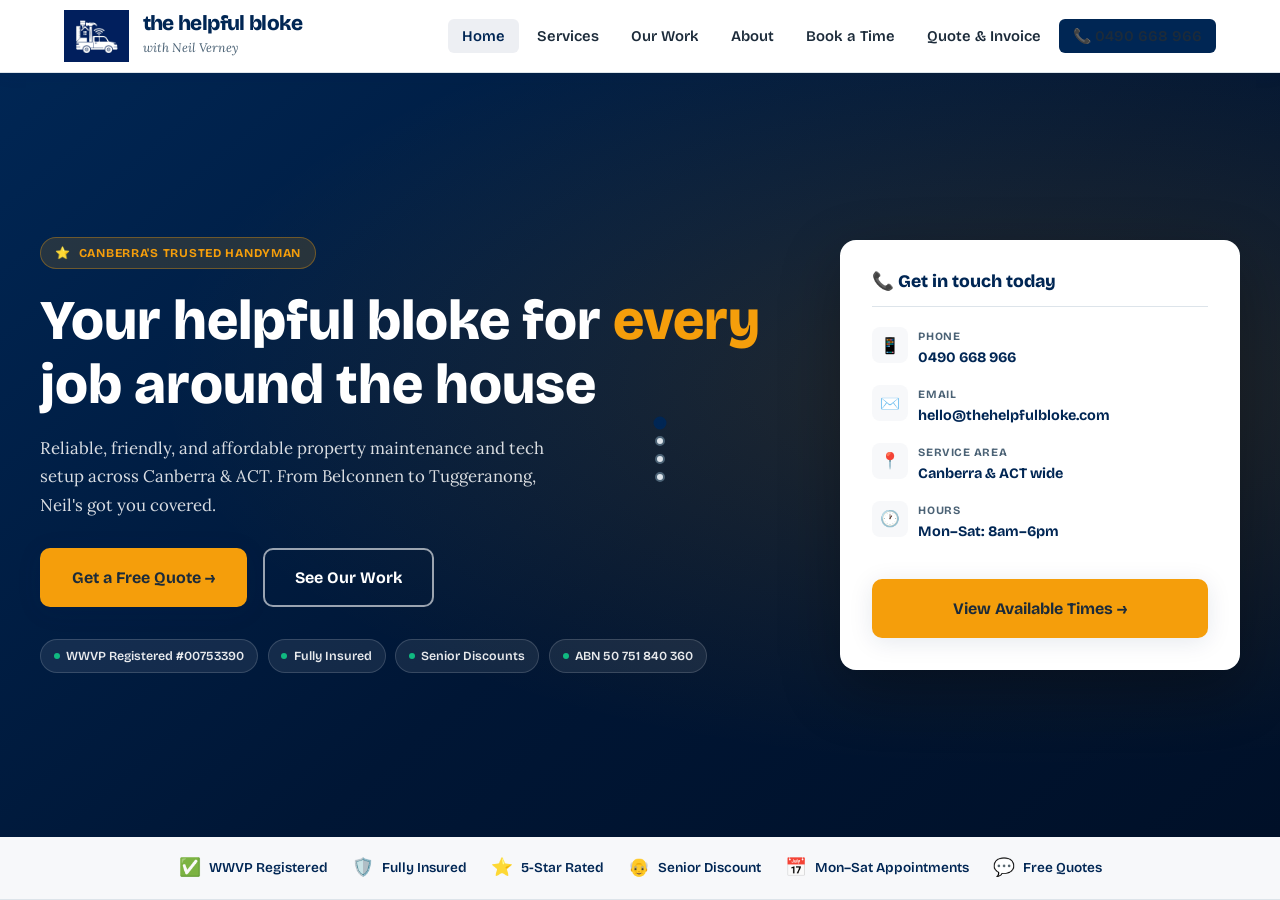
<file: index.html>
<!DOCTYPE html>
<html lang="en">
<head>
  <meta charset="UTF-8">
  <meta name="viewport" content="width=device-width, initial-scale=1.0">
  <title>The Helpful Bloke – Handyman Canberra ACT | Neil Verney</title>
  <meta name="description" content="The Helpful Bloke – Neil Verney. Reliable, insured handyman & property maintenance across Canberra & ACT. Furniture assembly, painting, lawn care, tech setup. WWVP registered. Call 0490 668 966.">
  <meta name="keywords" content="handyman Canberra, handyman ACT, handyman Belconnen, handyman Gungahlin, handyman Tuggeranong, handyman Woden, Neil Verney, property maintenance Canberra, furniture assembly Canberra, painting Canberra, lawn care Canberra, tech setup Canberra, handyman Hawker, handyman Braddon, handyman Kambah">
  <meta name="geo.region" content="AU-ACT">
  <meta name="geo.placename" content="Canberra, Australian Capital Territory">
  <meta name="geo.position" content="-35.2809;149.1300">
  <link rel="canonical" href="https://thehelpfulbloke.com/">
  <link rel="stylesheet" href="style.css">
  <style>
    /* HERO */
    .hero {
      flex: 1; display: flex; align-items: center;
      background: linear-gradient(140deg, var(--navy) 0%, var(--navy-d) 55%, #001028 100%);
      color: white; padding: 3rem 1.5rem;
      position: relative; overflow: hidden;
    }
    .hero::before {
      content: ''; position: absolute; inset: 0;
      background: radial-gradient(ellipse at 80% 40%, rgba(245,158,11,0.15) 0%, transparent 60%);
      pointer-events: none;
    }
    .hero-grid {
      max-width: var(--max); margin: 0 auto; width: 100%;
      display: grid; grid-template-columns: 1fr 400px; gap: 3.5rem; align-items: center;
      position: relative; z-index: 1;
    }
    .hero-eyebrow {
      display: inline-flex; align-items: center; gap: 0.5rem;
      background: rgba(245,158,11,0.15); border: 1px solid rgba(245,158,11,0.35);
      border-radius: 50px; padding: 0.3rem 0.875rem; margin-bottom: 1.25rem;
      font-family: 'Bricolage Grotesque', sans-serif; font-size: 0.75rem; font-weight: 700;
      letter-spacing: 0.06em; text-transform: uppercase; color: var(--amber);
    }
    .hero h1 { font-size: clamp(2.25rem, 5vw, 3.5rem); margin-bottom: 1rem; color: white; }
    .hero h1 em { color: var(--amber); font-style: normal; }
    .hero-lead { font-size: 1.05rem; color: rgba(255,255,255,0.85); margin-bottom: 1.75rem; max-width: 520px; }
    .hero-btns { display: flex; gap: 1rem; flex-wrap: wrap; margin-bottom: 2rem; }
    .hero-badges { display: flex; flex-wrap: wrap; gap: 0.6rem; }
    .badge {
      display: flex; align-items: center; gap: 0.4rem;
      background: rgba(255,255,255,0.08); border: 1px solid rgba(255,255,255,0.15);
      border-radius: 50px; padding: 0.35rem 0.8rem;
      font-family: 'Bricolage Grotesque', sans-serif; font-size: 0.775rem; font-weight: 600; color: rgba(255,255,255,0.9);
    }
    .badge .dot { width: 6px; height: 6px; border-radius: 50%; background: var(--green); flex-shrink: 0; }
    /* Contact card */
    .hero-card { background: white; border-radius: 16px; padding: 2rem; box-shadow: 0 20px 60px rgba(0,0,0,0.3); color: var(--text); }
    .hero-card h3 { font-size: 1.1rem; margin-bottom: 1.25rem; color: var(--navy); padding-bottom: 0.875rem; border-bottom: 1px solid var(--border); }
    .cdet { display: flex; align-items: flex-start; gap: 0.65rem; margin-bottom: 0.9rem; }
    .cdet-icon { width: 36px; height: 36px; border-radius: 8px; flex-shrink: 0; background: var(--off); display: flex; align-items: center; justify-content: center; font-size: 1rem; }
    .cdet-lbl { font-size: 0.7rem; color: var(--muted); font-family: 'Bricolage Grotesque', sans-serif; font-weight: 700; text-transform: uppercase; letter-spacing: 0.05em; }
    .cdet-val { font-family: 'Bricolage Grotesque', sans-serif; font-weight: 700; font-size: 0.9rem; color: var(--navy); }
    .cdet-val a { color: var(--navy); }
    .hero-card .btn { width: 100%; justify-content: center; margin-top: 1.25rem; }

    /* SERVICES section */
    .services { background: var(--off); flex: 1; display: flex; flex-direction: column; justify-content: center; }
    .svc-grid { display: grid; grid-template-columns: repeat(3,1fr); gap: 1.25rem; }
    .svc-icon { font-size: 2.25rem; margin-bottom: 0.75rem; }
    .svc-card h3 { font-size: 1.05rem; margin-bottom: 0.4rem; color: var(--navy); }
    .svc-card p { font-size: 0.845rem; color: var(--muted); line-height: 1.6; }

    /* AREAS */
    .areas { background: var(--navy); color: white; flex: 1; display: flex; flex-direction: column; justify-content: center; }
    .areas .section-head h2 { color: white; }
    .areas .section-head p { color: rgba(255,255,255,0.7); }
    .areas-grid { display: grid; grid-template-columns: repeat(4,1fr); gap: 1rem; }
    .area-group h4 { font-family: 'Bricolage Grotesque', sans-serif; font-size: 0.78rem; font-weight: 700; text-transform: uppercase; letter-spacing: 0.08em; color: var(--amber); margin-bottom: 0.5rem; }
    .area-group ul { list-style: none; }
    .area-group li { color: rgba(255,255,255,0.75); font-size: 0.845rem; padding: 0.15rem 0; }
    .area-group li::before { content: '→ '; color: var(--amber); font-weight: 700; }

    /* CTA BAND */
    .cta-band { background: linear-gradient(135deg, var(--amber) 0%, var(--amber-d) 100%); padding: 3.5rem 1.5rem; text-align: center; flex-shrink: 0; }
    .cta-band h2 { font-size: clamp(1.6rem,3vw,2.25rem); color: var(--navy-d); margin-bottom: 0.6rem; }
    .cta-band p { color: rgba(28,43,58,0.8); font-size: 1.05rem; margin-bottom: 1.75rem; }
    .cta-band-btns { display: flex; justify-content: center; gap: 1rem; flex-wrap: wrap; }

    /* QUOTE FORM */
    .quote-sec { background: var(--off); flex: 1; display: flex; flex-direction: column; justify-content: center; }
    .quote-wrap { max-width: 740px; margin: 0 auto; background: white; border-radius: 16px; padding: 2.5rem; box-shadow: var(--shadow-lg); border: 1px solid var(--border); }
    .form-row { display: grid; grid-template-columns: 1fr 1fr; gap: 1rem; }
    .submit-btn { width: 100%; padding: 0.95rem; font-size: 1rem; font-family: 'Bricolage Grotesque', sans-serif; font-weight: 800; background: var(--navy); color: white; border: none; border-radius: 10px; cursor: pointer; transition: all 0.25s var(--ease); }
    .submit-btn:hover { background: var(--navy-l); transform: translateY(-2px); box-shadow: var(--shadow-lg); }
    .submit-btn:disabled { opacity: 0.6; cursor: not-allowed; transform: none; }

    /* MODAL */
    .modal { display: none; position: fixed; inset: 0; z-index: 200; background: rgba(0,22,53,0.7); align-items: center; justify-content: center; backdrop-filter: blur(4px); }
    .modal.open { display: flex; animation: fadeIn 0.25s ease; }
    @keyframes fadeIn { from { opacity: 0; } to { opacity: 1; } }
    .modal-box { background: white; border-radius: 16px; padding: 2.5rem; max-width: 420px; width: 90%; text-align: center; animation: slideUp 0.3s var(--ease); }
    @keyframes slideUp { from { transform: translateY(24px); opacity: 0; } to { transform: none; opacity: 1; } }
    .modal-icon { font-size: 3.5rem; margin-bottom: 0.75rem; }
    .modal-box h3 { font-size: 1.6rem; color: var(--navy); margin-bottom: 0.6rem; }
    .modal-box p { color: var(--muted); margin-bottom: 1.75rem; }
    .modal-close { background: var(--navy); color: white; border: none; padding: 0.8rem 2rem; border-radius: 8px; font-family: 'Bricolage Grotesque', sans-serif; font-weight: 700; font-size: 0.95rem; cursor: pointer; transition: background 0.2s; }
    .modal-close:hover { background: var(--navy-l); }

    /* WHY */
    .why { flex: 1; display: flex; flex-direction: column; justify-content: center; }
    .why-grid { display: grid; grid-template-columns: repeat(4,1fr); gap: 1.25rem; }
    .why-item { text-align: center; }
    .why-icon { width: 58px; height: 58px; border-radius: 50%; background: linear-gradient(135deg, var(--navy), var(--navy-l)); display: flex; align-items: center; justify-content: center; font-size: 1.6rem; margin: 0 auto 1rem; box-shadow: var(--shadow); }
    .why-item h3 { font-size: 1rem; margin-bottom: 0.4rem; color: var(--navy); }
    .why-item p { font-size: 0.845rem; color: var(--muted); }

    @media (max-width: 1024px) {
      .hero-grid { grid-template-columns: 1fr; }
      .hero-card { max-width: 460px; }
      .svc-grid { grid-template-columns: repeat(2,1fr); }
      .why-grid { grid-template-columns: repeat(2,1fr); }
      .areas-grid { grid-template-columns: repeat(2,1fr); }
    }
    @media (max-width: 640px) {
      .svc-grid { grid-template-columns: 1fr; }
      .form-row { grid-template-columns: 1fr; }
      .hero-btns .btn { width: 100%; justify-content: center; }
    }
  </style>

  <script type="application/ld+json">
  {"@context":"https://schema.org","@type":"LocalBusiness","name":"The Helpful Bloke","url":"https://thehelpfulbloke.com","telephone":"0490668966","email":"hello@thehelpfulbloke.com","taxID":"50 751 840 360","priceRange":"$$","address":{"@type":"PostalAddress","addressLocality":"Canberra","addressRegion":"ACT","addressCountry":"AU"},"geo":{"@type":"GeoCoordinates","latitude":-35.2809,"longitude":149.1300},"openingHoursSpecification":[{"@type":"OpeningHoursSpecification","dayOfWeek":["Monday","Tuesday","Wednesday","Thursday","Friday","Saturday"],"opens":"08:00","closes":"18:00"}],"areaServed":["Belconnen ACT","Gungahlin ACT","North Canberra ACT","Tuggeranong ACT","Woden ACT","Weston Creek ACT","Hawker ACT","Braddon ACT","Kambah ACT","Queanbeyan NSW"]}
  </script>
</head>
<body>
<a href="#main" class="skip-link">Skip to main content</a>

<header>
  <nav aria-label="Main navigation">
    <a href="index.html" class="logo">
      <img src="logo.png" alt="The Helpful Bloke logo" width="52" height="52">
      <div class="logo-text"><span class="logo-name">the helpful bloke</span><span class="logo-sub">with Neil Verney</span></div>
    </a>
    <ul class="nav-links" id="navMenu">
      <li><a href="index.html" class="active">Home</a></li>
      <li><a href="index.html#services">Services</a></li>
      <li><a href="portfolio.html">Our Work</a></li>
      <li><a href="about.html">About</a></li>
      <li><a href="scheduler.html">Book a Time</a></li>
      <li><a href="invoice.html">Quote &amp; Invoice</a></li>
      <li><a href="tel:+61490668966" class="nav-cta">📞 0490 668 966</a></li>
    </ul>
    <button class="hamburger" id="hamburger" aria-label="Toggle navigation" aria-expanded="false">☰</button>
  </nav>
</header>

<!-- Scroll nav dots -->
<nav class="scroll-dots" aria-label="Page sections" id="scrollDots">
  <button class="scroll-dot active" data-idx="0" title="Home"></button>
  <button class="scroll-dot" data-idx="1" title="Services"></button>
  <button class="scroll-dot" data-idx="2" title="Areas"></button>
  <button class="scroll-dot" data-idx="3" title="Get a Quote"></button>
</nav>

<main class="snap-page" id="main">

  <!-- SNAP 1: Hero + Trust -->
  <div class="snap-section snap-hero" id="snap0">
    <section class="hero" aria-labelledby="hero-h1">
      <div class="hero-grid">
        <div>
          <div class="hero-eyebrow"><span>⭐</span> Canberra's Trusted Handyman</div>
          <h1 id="hero-h1">Your helpful bloke for <em>every</em> job around the house</h1>
          <p class="hero-lead">Reliable, friendly, and affordable property maintenance and tech setup across Canberra & ACT. From Belconnen to Tuggeranong, Neil's got you covered.</p>
          <div class="hero-btns">
            <a href="#snap3" class="btn btn-primary">Get a Free Quote →</a>
            <a href="portfolio.html" class="btn btn-ghost">See Our Work</a>
          </div>
          <div class="hero-badges">
            <span class="badge"><span class="dot"></span> WWVP Registered #00753390</span>
            <span class="badge"><span class="dot"></span> Fully Insured</span>
            <span class="badge"><span class="dot"></span> Senior Discounts</span>
            <span class="badge"><span class="dot"></span> ABN 50 751 840 360</span>
          </div>
        </div>
        <div class="hero-card">
          <h3>📞 Get in touch today</h3>
          <div class="cdet"><div class="cdet-icon">📱</div><div><p class="cdet-lbl">Phone</p><p class="cdet-val"><a href="tel:+61490668966">0490 668 966</a></p></div></div>
          <div class="cdet"><div class="cdet-icon">✉️</div><div><p class="cdet-lbl">Email</p><p class="cdet-val"><a href="mailto:hello@thehelpfulbloke.com">hello@thehelpfulbloke.com</a></p></div></div>
          <div class="cdet"><div class="cdet-icon">📍</div><div><p class="cdet-lbl">Service Area</p><p class="cdet-val">Canberra &amp; ACT wide</p></div></div>
          <div class="cdet"><div class="cdet-icon">🕐</div><div><p class="cdet-lbl">Hours</p><p class="cdet-val">Mon–Sat: 8am–6pm</p></div></div>
          <a href="scheduler.html" class="btn btn-primary">View Available Times →</a>
        </div>
      </div>
    </section>
    <div class="trust-bar"><div class="inner">
      <div class="trust-item"><span class="icon">✅</span> WWVP Registered</div>
      <div class="trust-item"><span class="icon">🛡️</span> Fully Insured</div>
      <div class="trust-item"><span class="icon">⭐</span> 5-Star Rated</div>
      <div class="trust-item"><span class="icon">👴</span> Senior Discount</div>
      <div class="trust-item"><span class="icon">📅</span> Mon–Sat Appointments</div>
      <div class="trust-item"><span class="icon">💬</span> Free Quotes</div>
    </div></div>
  </div>

  <!-- SNAP 2: Services + Why Us -->
  <div class="snap-section" id="snap1">
    <section id="services" class="services" aria-labelledby="svc-h2">
      <div class="inner">
        <div class="section-head">
          <span class="label">What We Do</span>
          <h2 id="svc-h2">Handyman services for every home</h2>
          <p>From flat-pack assembly to tech setup — if it needs doing, Neil can help.</p>
        </div>
        <div class="svc-grid">
          <article class="card svc-card"><div class="svc-icon">🪑</div><h3>Furniture Assembly</h3><p>IKEA flatpack, bed frames, wardrobes, shelving, curtain rails. All brands.</p></article>
          <article class="card svc-card"><div class="svc-icon">🎨</div><h3>Painting & Staining</h3><p>Interior/exterior walls, fences, decks, gates, timber work and balustrades.</p></article>
          <article class="card svc-card"><div class="svc-icon">🌱</div><h3>Lawn Care & Turf</h3><p>Mowing, edging, whipper snipping, mulching and artificial turf installation.</p></article>
          <article class="card svc-card"><div class="svc-icon">🔧</div><h3>General Repairs</h3><p>Fixing doors, shelves, tap replacements, minor plumbing and odd jobs.</p></article>
          <article class="card svc-card"><div class="svc-icon">🏡</div><h3>Property Maintenance</h3><p>Regular or one-off maintenance to keep your property in great shape.</p></article>
          <article class="card svc-card"><div class="svc-icon">💻</div><h3>Tech Setup & Support</h3><p>TV mounting, Website design, Domain registration, Hosting & support, WiFi, smart home devices, printers and tech troubleshooting.</p></article>
        </div>
      </div>
    </section>
    <section class="why" aria-labelledby="why-h2">
      <div class="inner">
        <div class="section-head">
          <span class="label">Why Neil?</span>
          <h2 id="why-h2">Why choose The Helpful Bloke?</h2>
        </div>
        <div class="why-grid">
          <div class="why-item"><div class="why-icon">👤</div><h3>Local & Trusted</h3><p>A genuine Canberra local who serves the community with honesty.</p></div>
          <div class="why-item"><div class="why-icon">💯</div><h3>Quality Work</h3><p>Every job completed to a high standard. Neil won't leave until you're satisfied.</p></div>
          <div class="why-item"><div class="why-icon">💰</div><h3>Fair Pricing</h3><p>Transparent rates, no hidden fees. Free quotes. Senior discounts available.</p></div>
          <div class="why-item"><div class="why-icon">📅</div><h3>Flexible Hours</h3><p>Mon–Sat appointments. Neil works around your schedule.</p></div>
        </div>
        <div style="text-align:center;margin-top:2rem;">
          <a href="about.html" class="btn btn-outline">Meet Neil →</a>
        </div>
      </div>
    </section>
  </div>

  <!-- SNAP 3: Areas + CTA -->
  <div class="snap-section" id="snap2">
    <section class="areas" aria-labelledby="areas-h2">
      <div class="inner">
        <div class="section-head">
          <span class="label">Where We Work</span>
          <h2 id="areas-h2">Serving Canberra &amp; ACT wide</h2>
          <p>From Gungahlin in the north to Tuggeranong in the south.</p>
        </div>
        <div class="areas-grid">
          <div class="area-group"><h4>Belconnen / North</h4><ul><li>Hawker</li><li>Cook</li><li>Macquarie</li><li>Weetangera</li><li>Scullin</li><li>Bruce</li></ul></div>
          <div class="area-group"><h4>Inner North / Gungahlin</h4><ul><li>Lyneham</li><li>Braddon</li><li>Dickson</li><li>Gungahlin</li><li>Franklin</li><li>Casey</li></ul></div>
          <div class="area-group"><h4>South / Woden</h4><ul><li>Woden</li><li>Weston Creek</li><li>Curtin</li><li>Hughes</li><li>Garran</li><li>Chapman</li></ul></div>
          <div class="area-group"><h4>Tuggeranong & Beyond</h4><ul><li>Kambah</li><li>Greenway</li><li>Calwell</li><li>Wanniassa</li><li>Molonglo</li><li>Queanbeyan</li></ul></div>
        </div>
      </div>
    </section>
    <div class="cta-band" aria-labelledby="cta-h2">
      <h2 id="cta-h2">Ready to get something sorted?</h2>
      <p>Request a free quote — Neil will get back to you within 24 hours.</p>
      <div class="cta-band-btns">
        <a href="#snap3" class="btn btn-navy">Get Your Free Quote →</a>
        <a href="scheduler.html" class="btn btn-outline">📅 Book a Time Slot</a>
        <a href="tel:+61490668966" class="btn btn-outline">📞 0490 668 966</a>
      </div>
    </div>
  </div>

  <!-- SNAP 4: Quote Form + Footer -->
  <div class="snap-section" id="snap3">
    <section class="quote-sec" aria-labelledby="quote-h2">
      <div class="inner">
        <div class="section-head">
          <span class="label">Free Quote</span>
          <h2 id="quote-h2">Tell us what you need</h2>
          <p>Fill in the form and Neil will respond within 24 hours with a no-obligation quote.</p>
        </div>
        <div class="quote-wrap">
          <form id="quoteForm" novalidate>
            <div class="form-row">
              <div class="form-group"><label for="fullName">Full Name <span class="req">*</span></label><input type="text" id="fullName" name="fullName" placeholder="Jane Smith" required><p class="form-error">Please enter your full name.</p></div>
              <div class="form-group"><label for="phone">Phone <span class="req">*</span></label><input type="tel" id="phone" name="phone" placeholder="0400 000 000" required><p class="form-error">Please enter a valid phone number.</p></div>
            </div>
            <div class="form-row">
              <div class="form-group"><label for="email">Email <span class="req">*</span></label><input type="email" id="email" name="email" placeholder="jane@example.com" required><p class="form-error">Please enter a valid email.</p></div>
              <div class="form-group"><label for="suburb">Suburb <span class="req">*</span></label><input type="text" id="suburb" name="suburb" placeholder="e.g. Hawker, Belconnen" required><p class="form-error">Please enter your suburb.</p></div>
            </div>
            <div class="form-row">
              <div class="form-group"><label for="service">Service <span class="req">*</span></label>
                <select id="service" name="service" required>
                  <option value="">Select a service…</option>
                  <option>Furniture Assembly</option><option>Painting &amp; Staining</option>
                  <option>Lawn Care &amp; Artificial Turf</option><option>General Repairs</option>
                  <option>Property Maintenance</option><option>Tech Setup &amp; Support</option><option>Other</option>
                </select><p class="form-error">Please select a service.</p></div>
              <div class="form-group"><label for="date">Preferred Date</label><input type="date" id="date" name="date"></div>
            </div>
            <div class="form-group"><label for="description">Job Description <span class="req">*</span></label><textarea id="description" name="description" rows="3" placeholder="Describe what you need done…" required></textarea><p class="form-error">Please describe the work.</p></div>
            <button type="submit" class="submit-btn" id="submitBtn">Submit Quote Request</button>
          </form>
        </div>
      </div>
    </section>
    <div class="suburbs-strip"><p><strong>Serving all Canberra &amp; ACT suburbs:</strong> Hawker · Cook · Macquarie · Belconnen · Gungahlin · Franklin · Lyneham · Braddon · Dickson · Woden · Weston Creek · Kambah · Tuggeranong · Molonglo · Queanbeyan · and more</p></div>
    <footer>
      <div class="footer-grid">
        <div class="footer-brand">
          <div class="logo" style="margin-bottom:0.875rem;"><img src="logo.png" alt="The Helpful Bloke" width="44" height="44"><div class="logo-text"><span class="logo-name">the helpful bloke</span><span class="logo-sub">with Neil Verney</span></div></div>
          <p>Reliable handyman &amp; property maintenance across Canberra &amp; ACT.</p>
          <p class="creds">WWVP No. 00753390 · Fully Insured · ABN: 50 751 840 360</p>
        </div>
        <div><h4>Quick Links</h4><ul class="footer-links"><li><a href="index.html">Home</a></li><li><a href="portfolio.html">Our Work</a></li><li><a href="about.html">About Neil</a></li><li><a href="scheduler.html">Book a Time</a></li><li><a href="invoice.html">Quote &amp; Invoice</a></li></ul></div>
        <div class="footer-contact"><h4>Contact</h4><p><a href="tel:+61490668966">📱 0490 668 966</a></p><p><a href="mailto:hello@thehelpfulbloke.com">✉️ hello@thehelpfulbloke.com</a></p><p>📍 Canberra &amp; ACT</p><p style="margin-top:0.6rem;">🕐 Mon–Sat: 8am–6pm</p></div>
      </div>
      <div class="footer-bottom"><p>© 2025 The Helpful Bloke · ABN 50 751 840 360</p><button onclick="document.getElementById('main').scrollTo({top:0,behavior:'smooth'})" style="background:none;border:none;color:rgba(255,255,255,0.5);font-size:0.8rem;cursor:pointer;font-family:'Bricolage Grotesque',sans-serif;">↑ Back to top</button></div>
    </footer>
  </div>

</main>

<!-- MODAL -->
<div class="modal" id="successModal" role="dialog" aria-modal="true">
  <div class="modal-box"><div class="modal-icon">✅</div><h3>Quote Sent!</h3><p>Your email client should have opened. Neil will be in touch within 24 hours.</p><button class="modal-close" id="modalClose">Close</button></div>
</div>

<script>
// Mobile nav
const ham = document.getElementById('hamburger'), menu = document.getElementById('navMenu');
ham.addEventListener('click', () => { const o = menu.classList.toggle('open'); ham.setAttribute('aria-expanded', o); ham.textContent = o ? '✕' : '☰'; });
menu.querySelectorAll('a').forEach(a => a.addEventListener('click', () => { menu.classList.remove('open'); ham.setAttribute('aria-expanded',false); ham.textContent='☰'; }));

// Min date
const dEl = document.getElementById('date');
if (dEl) dEl.min = new Date().toISOString().split('T')[0];

// Scroll dots
const mainEl = document.getElementById('main');
const snaps = [...document.querySelectorAll('.snap-section')];
const dots = [...document.querySelectorAll('.scroll-dot')];
dots.forEach((d,i) => d.addEventListener('click', () => snaps[i].scrollIntoView({behavior:'smooth'})));

let scrollRaf;
mainEl.addEventListener('scroll', () => {
  if (scrollRaf) cancelAnimationFrame(scrollRaf);
  scrollRaf = requestAnimationFrame(() => {
    const scrollTop = mainEl.scrollTop;
    let active = 0;
    snaps.forEach((s,i) => { if (scrollTop >= s.offsetTop - 50) active = i; });
    dots.forEach((d,i) => d.classList.toggle('active', i === active));
  });
});

// Smooth scroll for anchor links
document.querySelectorAll('a[href^="#snap"]').forEach(a => {
  a.addEventListener('click', e => {
    e.preventDefault();
    const t = document.querySelector(a.getAttribute('href'));
    if (t) t.scrollIntoView({behavior:'smooth'});
  });
});

// Form
const form = document.getElementById('quoteForm'), modal = document.getElementById('successModal');
function validate(el) {
  const g = el.closest('.form-group'); let ok = true;
  if (el.required && !el.value.trim()) ok = false;
  if (el.type === 'email' && !/^[^\s@]+@[^\s@]+\.[^\s@]+$/.test(el.value)) ok = false;
  if (el.type === 'tel' && !/^(\+?61|0)[2-478][0-9\s\-]{7,10}$/.test(el.value.replace(/\s/g,''))) ok = false;
  g.classList.toggle('has-error', !ok); return ok;
}
form.querySelectorAll('input,select,textarea').forEach(el => {
  el.addEventListener('blur', () => el.hasAttribute('required') && validate(el));
  el.addEventListener('input', () => el.closest('.form-group').classList.contains('has-error') && validate(el));
});
form.addEventListener('submit', e => {
  e.preventDefault();
  const fields = form.querySelectorAll('[required]'); let valid = true;
  fields.forEach(f => { if(!validate(f)) valid = false; });
  if (!valid) { form.querySelector('.has-error input,.has-error select,.has-error textarea')?.focus(); return; }
  const btn = document.getElementById('submitBtn'); btn.disabled = true; btn.textContent = 'Opening email…';
  const d = Object.fromEntries([...form.elements].filter(el=>el.name).map(el=>[el.name,el.value]));
  const sub = `Quote Request: ${d.service} – ${d.fullName}`;
  const body = `QUOTE REQUEST\n=============\nName: ${d.fullName}\nPhone: ${d.phone}\nEmail: ${d.email}\nSuburb: ${d.suburb}\nService: ${d.service}\nDate: ${d.date||'Flexible'}\n\n${d.description}\n\n---\nSent via thehelpfulbloke.com`;
  window.location.href = `mailto:hello@thehelpfulbloke.com?subject=${encodeURIComponent(sub)}&body=${encodeURIComponent(body)}`;
  setTimeout(() => { modal.classList.add('open'); form.reset(); btn.disabled=false; btn.textContent='Submit Quote Request'; form.querySelectorAll('.has-error').forEach(g=>g.classList.remove('has-error')); }, 800);
});
document.getElementById('modalClose').addEventListener('click', () => modal.classList.remove('open'));
modal.addEventListener('click', e => e.target === modal && modal.classList.remove('open'));
document.addEventListener('keydown', e => e.key==='Escape' && modal.classList.remove('open'));
</script>
</body>
</html>
</file>
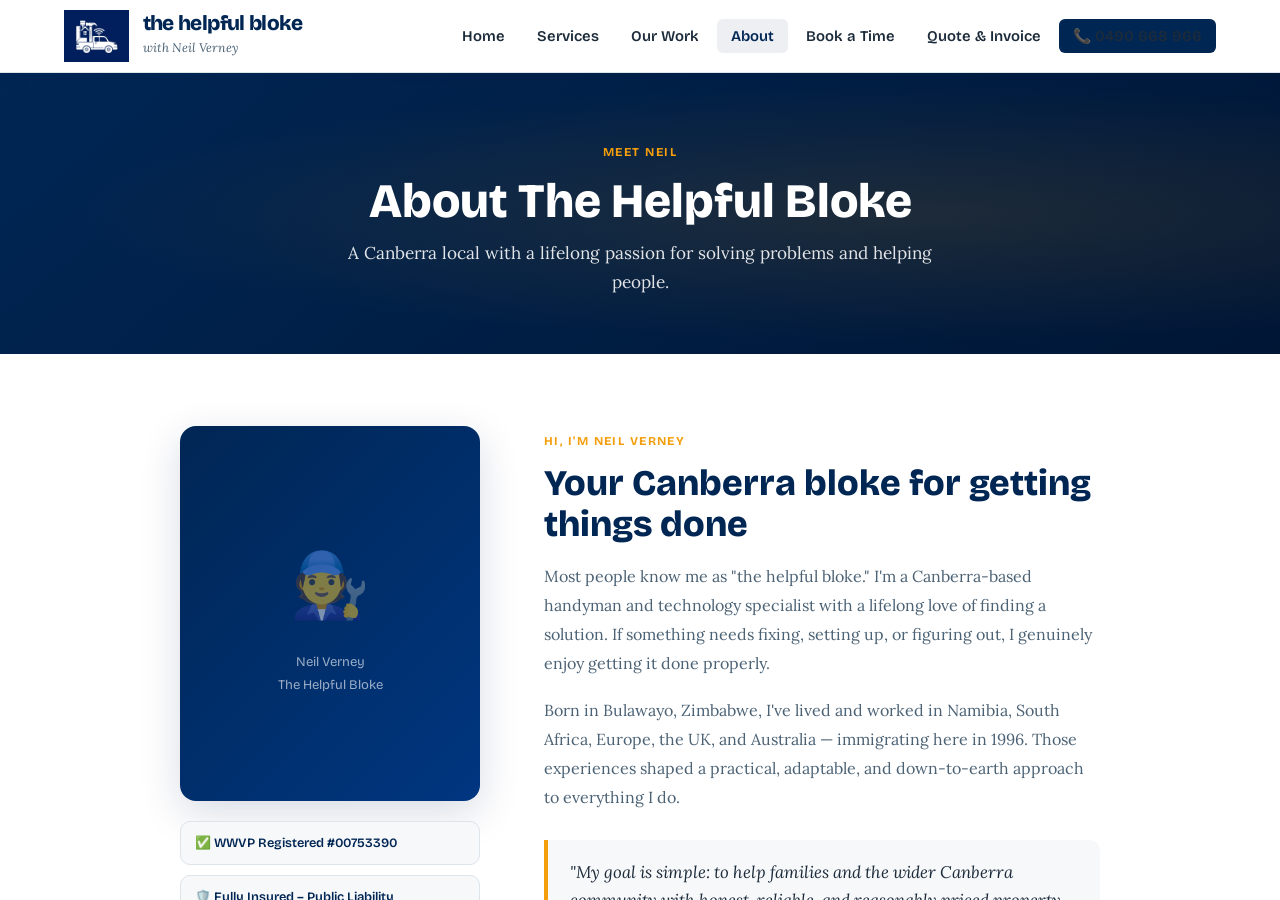
<file: about.html>
<!DOCTYPE html>
<html lang="en">
<head>
  <meta charset="UTF-8"><meta name="viewport" content="width=device-width, initial-scale=1.0">
  <title>About Neil Verney – The Helpful Bloke | Handyman Canberra ACT</title>
  <meta name="description" content="Meet Neil Verney – The Helpful Bloke. Canberra's trusted handyman & tech specialist. WWVP registered, fully insured. Serving all ACT suburbs.">
  <meta name="geo.region" content="AU-ACT">
  <link rel="canonical" href="https://thehelpfulbloke.com/about.html">
  <link rel="stylesheet" href="style.css">
  <style>
    .about-wrap { max-width: 920px; margin: 0 auto; }
    .about-intro { display: grid; grid-template-columns: 300px 1fr; gap: 4rem; align-items: start; margin-bottom: 3rem; }
    .cred-chips { display: flex; flex-direction: column; gap: 0.6rem; margin-top: 1.25rem; }
    .cred-chip { display: flex; align-items: center; gap: 0.65rem; background: var(--off); border: 1px solid var(--border); border-radius: 10px; padding: 0.65rem 0.875rem; font-family: 'Bricolage Grotesque', sans-serif; font-size: 0.8rem; font-weight: 600; color: var(--navy); }
    .photo-frame { border-radius: 16px; overflow: hidden; box-shadow: var(--shadow-lg); background: linear-gradient(135deg, var(--navy), var(--navy-l)); aspect-ratio: 4/5; display: flex; align-items: center; justify-content: center; }
    .photo-placeholder { text-align: center; padding: 2rem; color: rgba(255,255,255,0.5); }
    .photo-placeholder .pi { font-size: 4rem; margin-bottom: 0.75rem; }
    .photo-placeholder p { font-family: 'Bricolage Grotesque', sans-serif; font-size: 0.82rem; color: rgba(255,255,255,0.6); }
    .about-text h2 { font-size: clamp(1.6rem,3vw,2.25rem); color: var(--navy); margin-bottom: 1rem; }
    .about-text p { color: var(--muted); font-size: 1rem; line-height: 1.82; margin-bottom: 1.1rem; }
    .pullquote { border-left: 4px solid var(--amber); padding: 1.1rem 1.4rem; background: var(--off); border-radius: 0 10px 10px 0; margin: 1.75rem 0; font-style: italic; font-size: 1.05rem; color: var(--text); }
    .career-grid { display: grid; grid-template-columns: 1fr 1fr; gap: 0.75rem; margin: 1.5rem 0; }
    .career-item { background: var(--off); border-radius: 8px; padding: 0.75rem 1rem; border: 1px solid var(--border); font-family: 'Bricolage Grotesque', sans-serif; font-size: 0.845rem; font-weight: 600; color: var(--navy); display: flex; align-items: center; gap: 0.5rem; }

    .values-grid { display: grid; grid-template-columns: repeat(3,1fr); gap: 1.25rem; }
    .value-card { background: white; border-radius: 12px; padding: 1.75rem; border: 1px solid var(--border); text-align: center; }
    .value-icon { font-size: 2.25rem; margin-bottom: 0.875rem; }
    .value-card h3 { font-size: 1.05rem; color: var(--navy); margin-bottom: 0.5rem; }
    .value-card p { font-size: 0.845rem; color: var(--muted); line-height: 1.6; }

    .about-cta { background: linear-gradient(140deg, var(--navy) 0%, var(--navy-d) 100%); padding: 4rem 1.5rem; text-align: center; color: white; flex: 1; display: flex; flex-direction: column; justify-content: center; }
    .about-cta h2 { font-size: clamp(1.6rem,3vw,2.25rem); margin-bottom: 0.6rem; }
    .about-cta p { color: rgba(255,255,255,0.8); font-size: 1.05rem; margin-bottom: 1.75rem; max-width: 560px; margin-left:auto; margin-right:auto; }
    .about-cta-btns { display: flex; justify-content: center; gap: 1rem; flex-wrap: wrap; }

    @media (max-width: 860px) { .about-intro { grid-template-columns: 1fr; } .photo-frame { max-width: 280px; margin: 0 auto; } .career-grid { grid-template-columns: 1fr; } .values-grid { grid-template-columns: 1fr 1fr; } }
    @media (max-width: 520px) { .values-grid { grid-template-columns: 1fr; } }
  </style>
</head>
<body>
<a href="#main" class="skip-link">Skip to main content</a>
<header>
  <nav aria-label="Main navigation">
    <a href="index.html" class="logo"><img src="logo.png" alt="The Helpful Bloke logo" width="52" height="52"><div class="logo-text"><span class="logo-name">the helpful bloke</span><span class="logo-sub">with Neil Verney</span></div></a>
    <ul class="nav-links" id="navMenu">
      <li><a href="index.html">Home</a></li>
      <li><a href="index.html#services">Services</a></li>
      <li><a href="portfolio.html">Our Work</a></li>
      <li><a href="about.html" class="active">About</a></li>
      <li><a href="scheduler.html">Book a Time</a></li>
      <li><a href="invoice.html">Quote &amp; Invoice</a></li>
      <li><a href="tel:+61490668966" class="nav-cta">📞 0490 668 966</a></li>
    </ul>
    <button class="hamburger" id="hamburger" aria-label="Toggle navigation" aria-expanded="false">☰</button>
  </nav>
</header>

<main class="snap-page" id="main">

  <div class="snap-section snap-hero" id="snap0">
    <div class="page-hero"><div class="inner"><span class="label">Meet Neil</span><h1>About The Helpful Bloke</h1><p>A Canberra local with a lifelong passion for solving problems and helping people.</p></div></div>
    <section aria-labelledby="about-h2" style="flex:1;overflow-y:auto;">
      <div class="inner">
        <div class="about-wrap">
          <div class="about-intro">
            <div>
              <div class="photo-frame"><div class="photo-placeholder"><div class="pi">🧑‍🔧</div><p>Neil Verney<br>The Helpful Bloke</p></div></div>
              <div class="cred-chips">
                <div class="cred-chip">✅ WWVP Registered #00753390</div>
                <div class="cred-chip">🛡️ Fully Insured – Public Liability</div>
                <div class="cred-chip">📋 ABN: 50 751 840 360</div>
                <div class="cred-chip">📅 Mon–Sat, 8am–6pm</div>
              </div>
            </div>
            <div class="about-text">
              <span class="label">Hi, I'm Neil Verney</span>
              <h2 id="about-h2">Your Canberra bloke for getting things done</h2>
              <p>Most people know me as "the helpful bloke." I'm a Canberra-based handyman and technology specialist with a lifelong love of finding a solution. If something needs fixing, setting up, or figuring out, I genuinely enjoy getting it done properly.</p>
              <p>Born in Bulawayo, Zimbabwe, I've lived and worked in Namibia, South Africa, Europe, the UK, and Australia — immigrating here in 1996. Those experiences shaped a practical, adaptable, and down-to-earth approach to everything I do.</p>
              <div class="pullquote">"My goal is simple: to help families and the wider Canberra community with honest, reliable, and reasonably priced property maintenance and technology services."</div>
              <div class="career-grid">
                <div class="career-item">⛵ Qualified river guide</div>
                <div class="career-item">📐 Land &amp; hydrographic surveyor</div>
                <div class="career-item">✈️ Overseas tour logistics</div>
                <div class="career-item">🍳 Travel cook &amp; hospitality</div>
                <div class="career-item">💻 IT support &amp; tech analysis</div>
                <div class="career-item">🏢 IT manager – banking &amp; govt</div>
                <div class="career-item">🌐 Web build &amp; digital projects</div>
                <div class="career-item">🏠 Home renovation management</div>
              </div>
              <p>After building a website for my partner's business and project-managing our own home's knock-down rebuild, I realised I'd built up a wide range of practical skills. That's when I started <em>The Helpful Bloke</em>.</p>
            </div>
          </div>
        </div>
      </div>
    </section>
  </div>

  <div class="snap-section" id="snap1">
    <section style="background:var(--off);flex:1;display:flex;flex-direction:column;justify-content:center;" aria-labelledby="values-h2">
      <div class="inner">
        <div class="section-head"><span class="label">What I Stand For</span><h2 id="values-h2">How I approach every job</h2><p>These aren't just words — they're how Neil does business, every single day.</p></div>
        <div class="values-grid">
          <div class="value-card"><div class="value-icon">🤝</div><h3>Honest &amp; Transparent</h3><p>No hidden costs, no surprises. Neil tells you upfront what the job involves and what it will cost.</p></div>
          <div class="value-card"><div class="value-icon">🔩</div><h3>Actually Helpful</h3><p>The name isn't just for show. Neil genuinely cares about getting the result right, not just ticking a box.</p></div>
          <div class="value-card"><div class="value-icon">🏘️</div><h3>Community-Minded</h3><p>Special discount for seniors, WWVP registered, and committed to serving the Canberra community.</p></div>
        </div>
      </div>
    </section>
    <div class="about-cta">
      <h2>Ready to get something done?</h2>
      <p>Whether it's a quick repair, general maintenance, or tech support across Canberra — Neil's ready to help.</p>
      <div class="about-cta-btns">
        <a href="index.html#snap3" class="btn btn-primary">Get a Free Quote →</a>
        <a href="scheduler.html" class="btn btn-ghost">📅 Book a Time</a>
        <a href="tel:+61490668966" class="btn btn-ghost">📞 0490 668 966</a>
      </div>
    </div>
    <div class="suburbs-strip"><p><strong>Serving all Canberra &amp; ACT:</strong> Hawker · Belconnen · Gungahlin · Lyneham · Braddon · Dickson · Woden · Weston Creek · Kambah · Tuggeranong · Molonglo · Queanbeyan · and more</p></div>
    <footer>
      <div class="footer-grid">
        <div class="footer-brand"><div class="logo" style="margin-bottom:0.75rem;"><img src="logo.png" alt="" width="40" height="40"><div class="logo-text"><span class="logo-name">the helpful bloke</span><span class="logo-sub">with Neil Verney</span></div></div><p>Reliable handyman &amp; property maintenance across Canberra &amp; ACT.</p><p class="creds">WWVP No. 00753390 · Fully Insured · ABN: 50 751 840 360</p></div>
        <div><h4>Quick Links</h4><ul class="footer-links"><li><a href="index.html">Home</a></li><li><a href="portfolio.html">Our Work</a></li><li><a href="scheduler.html">Book a Time</a></li><li><a href="invoice.html">Quote &amp; Invoice</a></li></ul></div>
        <div class="footer-contact"><h4>Contact</h4><p><a href="tel:+61490668966">📱 0490 668 966</a></p><p><a href="mailto:hello@thehelpfulbloke.com">✉️ hello@thehelpfulbloke.com</a></p><p>📍 Canberra &amp; ACT · Mon–Sat 8am–6pm</p></div>
      </div>
      <div class="footer-bottom"><p>© 2025 The Helpful Bloke · ABN 50 751 840 360</p></div>
    </footer>
  </div>

</main>
<script>
const ham=document.getElementById('hamburger'),menu=document.getElementById('navMenu');
ham.addEventListener('click',()=>{const o=menu.classList.toggle('open');ham.setAttribute('aria-expanded',o);ham.textContent=o?'✕':'☰';});
menu.querySelectorAll('a').forEach(a=>a.addEventListener('click',()=>{menu.classList.remove('open');ham.setAttribute('aria-expanded',false);ham.textContent='☰';}));
</script>
</body>
</html>
</file>
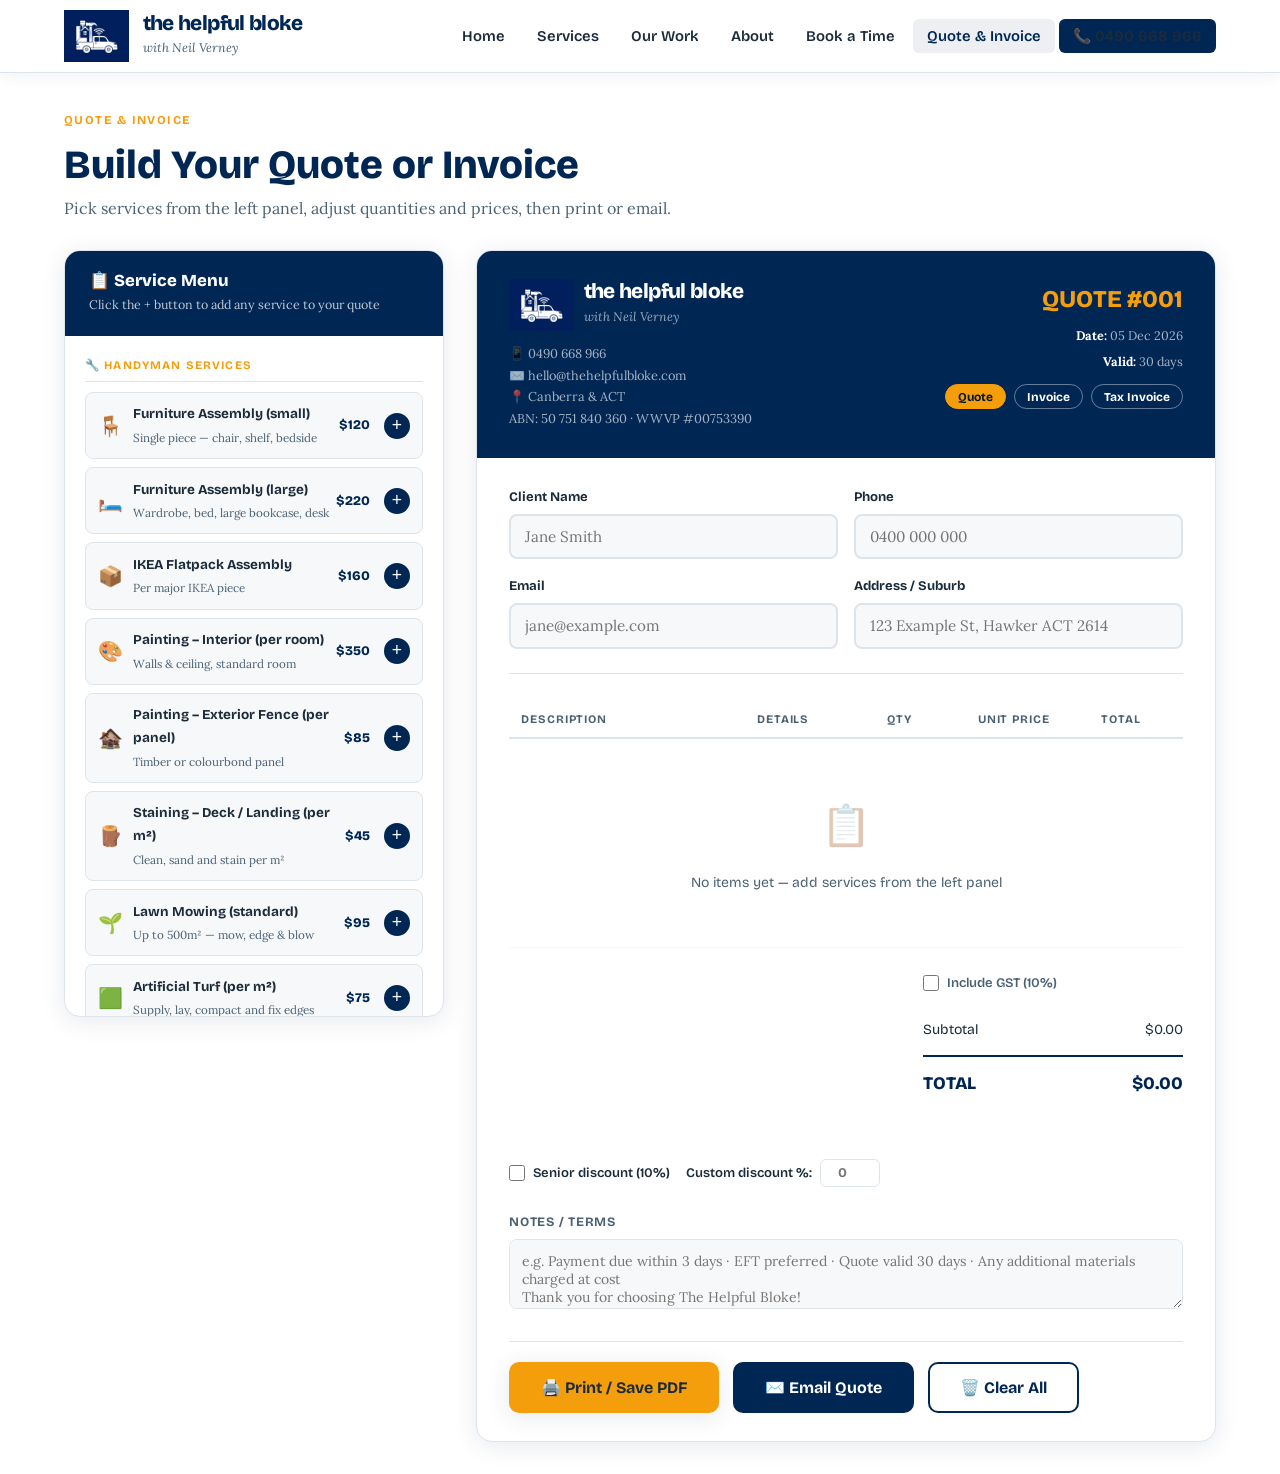
<file: invoice.html>
<!DOCTYPE html>
<html lang="en">
<head>
  <meta charset="UTF-8"><meta name="viewport" content="width=device-width, initial-scale=1.0">
  <title>Quote & Invoice Builder – The Helpful Bloke | Canberra Handyman</title>
  <meta name="description" content="Build an instant quote or invoice for handyman and tech services from The Helpful Bloke (Neil Verney), Canberra ACT. Download or email your quote.">
  <link rel="canonical" href="https://thehelpfulbloke.com/invoice.html">
  <link rel="stylesheet" href="style.css">
  <style>
    /* ── PAGE LAYOUT ── */
    .inv-page { display: grid; grid-template-columns: 380px 1fr; gap: 2rem; align-items: start; }

    /* ── LEFT PANEL: Service Picker ── */
    .inv-panel { background: white; border-radius: 16px; border: 1px solid var(--border); overflow: hidden; box-shadow: var(--shadow); position: sticky; top: 90px; }
    .inv-panel-head { background: var(--navy); color: white; padding: 1.25rem 1.5rem; }
    .inv-panel-head h3 { font-size: 1.05rem; font-family: 'Bricolage Grotesque', sans-serif; margin-bottom: 0.25rem; }
    .inv-panel-head p { font-size: 0.78rem; opacity: 0.75; }
    .inv-panel-body { padding: 1.25rem; max-height: calc(100vh - 220px); overflow-y: auto; }

    .svc-category { margin-bottom: 1.25rem; }
    .cat-title { font-family: 'Bricolage Grotesque', sans-serif; font-size: 0.72rem; font-weight: 700; letter-spacing: 0.1em; text-transform: uppercase; color: var(--amber); margin-bottom: 0.6rem; padding-bottom: 0.4rem; border-bottom: 1px solid var(--border); }
    .svc-item { display: flex; align-items: center; justify-content: space-between; padding: 0.65rem 0.75rem; border-radius: 8px; border: 1.5px solid var(--border); margin-bottom: 0.5rem; cursor: pointer; transition: all 0.2s; background: var(--off); }
    .svc-item:hover { border-color: var(--navy); background: white; }
    .svc-item-left { display: flex; align-items: center; gap: 0.6rem; }
    .svc-item-icon { font-size: 1.25rem; }
    .svc-item-name { font-family: 'Bricolage Grotesque', sans-serif; font-size: 0.845rem; font-weight: 700; color: var(--text); }
    .svc-item-desc { font-size: 0.73rem; color: var(--muted); margin-top: 0.1rem; }
    .svc-item-price { font-family: 'Bricolage Grotesque', sans-serif; font-size: 0.82rem; font-weight: 800; color: var(--navy); white-space: nowrap; }
    .add-btn { background: var(--navy); color: white; border: none; width: 26px; height: 26px; border-radius: 50%; font-size: 1.1rem; cursor: pointer; transition: background 0.2s; flex-shrink: 0; display: flex; align-items: center; justify-content: center; line-height: 1; margin-left: 0.5rem; }
    .add-btn:hover { background: var(--amber); color: var(--navy-d); }

    /* ── RIGHT PANEL: Invoice ── */
    .inv-doc { background: white; border-radius: 16px; border: 1px solid var(--border); box-shadow: var(--shadow); overflow: hidden; }
    .inv-doc-head { background: var(--navy); color: white; padding: 1.75rem 2rem; display: flex; justify-content: space-between; align-items: flex-start; }
    .inv-brand { }
    .inv-brand .logo-name { color: white; }
    .inv-brand .logo-sub { color: rgba(255,255,255,0.6); margin-top: 0.2rem; }
    .inv-brand p { font-size: 0.8rem; color: rgba(255,255,255,0.65); margin-top: 0.75rem; line-height: 1.7; }
    .inv-meta { text-align: right; }
    .inv-number { font-family: 'Bricolage Grotesque', sans-serif; font-size: 1.5rem; font-weight: 800; color: var(--amber); }
    .inv-meta-row { font-size: 0.78rem; color: rgba(255,255,255,0.65); margin-top: 0.3rem; }
    .inv-meta-row strong { color: white; }
    .inv-type-btns { display: flex; gap: 0.5rem; margin-top: 0.75rem; justify-content: flex-end; }
    .inv-type-btn { font-family: 'Bricolage Grotesque', sans-serif; font-size: 0.75rem; font-weight: 700; padding: 0.3rem 0.75rem; border-radius: 50px; border: 1.5px solid rgba(255,255,255,0.4); background: transparent; color: white; cursor: pointer; transition: all 0.2s; }
    .inv-type-btn.active { background: var(--amber); color: var(--navy-d); border-color: var(--amber); }

    .inv-body { padding: 1.75rem 2rem; }

    /* Client details */
    .client-section { display: grid; grid-template-columns: 1fr 1fr; gap: 1rem; margin-bottom: 1.75rem; padding-bottom: 1.5rem; border-bottom: 1px solid var(--border); }
    .client-section .form-group { margin-bottom: 0; }

    /* Line items */
    .items-table { width: 100%; border-collapse: collapse; margin-bottom: 1.5rem; }
    .items-table th { font-family: 'Bricolage Grotesque', sans-serif; font-size: 0.72rem; font-weight: 700; letter-spacing: 0.08em; text-transform: uppercase; color: var(--muted); padding: 0.5rem 0.75rem; text-align: left; border-bottom: 2px solid var(--border); }
    .items-table th.r { text-align: right; }
    .items-table td { padding: 0.75rem; vertical-align: middle; border-bottom: 1px solid var(--off); }
    .items-table td.r { text-align: right; }
    .item-name { font-family: 'Bricolage Grotesque', sans-serif; font-size: 0.875rem; font-weight: 700; color: var(--text); }
    .item-desc { font-size: 0.78rem; color: var(--muted); }
    .qty-ctrl { display: flex; align-items: center; gap: 0.4rem; }
    .qty-btn { background: var(--off); border: 1px solid var(--border); border-radius: 4px; width: 24px; height: 24px; cursor: pointer; font-size: 1rem; display: flex; align-items: center; justify-content: center; transition: background 0.15s; flex-shrink: 0; }
    .qty-btn:hover { background: var(--border); }
    .qty-val { font-family: 'Bricolage Grotesque', sans-serif; font-weight: 700; font-size: 0.875rem; min-width: 24px; text-align: center; }
    .item-price, .item-total { font-family: 'Bricolage Grotesque', sans-serif; font-size: 0.875rem; font-weight: 700; color: var(--navy); }
    .item-del { background: none; border: none; cursor: pointer; color: #dc2626; font-size: 1.1rem; padding: 0.2rem; opacity: 0.6; transition: opacity 0.2s; }
    .item-del:hover { opacity: 1; }
    .price-edit { width: 80px; padding: 0.3rem 0.5rem; font-family: 'Bricolage Grotesque', sans-serif; font-weight: 700; font-size: 0.875rem; border: 1.5px solid var(--border); border-radius: 6px; text-align: right; color: var(--navy); background: var(--off); }
    .price-edit:focus { outline: none; border-color: var(--navy); background: white; }

    .empty-items { text-align: center; padding: 2.5rem 1rem; color: var(--muted); }
    .empty-items .ei-icon { font-size: 2.5rem; margin-bottom: 0.75rem; opacity: 0.4; }
    .empty-items p { font-family: 'Bricolage Grotesque', sans-serif; font-size: 0.875rem; }

    /* Totals */
    .totals { margin-left: auto; width: 260px; margin-bottom: 1.75rem; }
    .totals-row { display: flex; justify-content: space-between; padding: 0.5rem 0; font-family: 'Bricolage Grotesque', sans-serif; font-size: 0.875rem; border-bottom: 1px solid var(--off); }
    .totals-row.total { font-weight: 800; font-size: 1.1rem; color: var(--navy); border-top: 2px solid var(--navy); border-bottom: none; padding-top: 0.75rem; margin-top: 0.25rem; }
    .totals-row.gst-row { color: var(--muted); font-size: 0.82rem; }
    .gst-toggle { display: flex; align-items: center; gap: 0.5rem; margin-bottom: 1rem; }
    .gst-toggle input[type=checkbox] { width: 16px; height: 16px; cursor: pointer; accent-color: var(--navy); }
    .gst-toggle label { font-family: 'Bricolage Grotesque', sans-serif; font-size: 0.82rem; font-weight: 600; color: var(--muted); cursor: pointer; }

    /* Notes */
    .notes-section { margin-bottom: 1.5rem; }
    .notes-section label { font-family: 'Bricolage Grotesque', sans-serif; font-size: 0.8rem; font-weight: 700; color: var(--muted); text-transform: uppercase; letter-spacing: 0.06em; margin-bottom: 0.4rem; display: block; }
    .notes-section textarea { width: 100%; padding: 0.75rem; border: 1.5px solid var(--border); border-radius: 8px; font-family: 'Lora', serif; font-size: 0.875rem; color: var(--text); background: var(--off); resize: vertical; min-height: 70px; outline: none; transition: border-color 0.2s; }
    .notes-section textarea:focus { border-color: var(--navy); background: white; }

    /* Actions */
    .inv-actions { display: flex; gap: 0.875rem; flex-wrap: wrap; padding-top: 1.25rem; border-top: 1px solid var(--border); }

    /* Custom item add */
    .custom-item { background: var(--off); border-radius: 10px; padding: 1rem; margin-top: 1rem; border: 1.5px dashed var(--border); }
    .custom-item h4 { font-family: 'Bricolage Grotesque', sans-serif; font-size: 0.8rem; font-weight: 700; color: var(--navy); margin-bottom: 0.75rem; text-transform: uppercase; letter-spacing: 0.06em; }
    .custom-row { display: grid; grid-template-columns: 1fr auto auto; gap: 0.5rem; align-items: end; }
    .custom-row .form-group { margin-bottom: 0; }

    @media (max-width: 1050px) { .inv-page { grid-template-columns: 1fr; } .inv-panel { position: static; } .inv-panel-body { max-height: 400px; } }
    @media (max-width: 640px) { .inv-doc-head { flex-direction: column; gap: 1rem; } .inv-meta { text-align: left; } .inv-type-btns { justify-content: flex-start; } .client-section { grid-template-columns: 1fr; } .totals { width: 100%; } .custom-row { grid-template-columns: 1fr; } }
  </style>
</head>
<body>
<a href="#main" class="skip-link">Skip to main content</a>
<header>
  <nav aria-label="Main navigation">
    <a href="index.html" class="logo"><img src="logo.png" alt="The Helpful Bloke logo" width="52" height="52"><div class="logo-text"><span class="logo-name">the helpful bloke</span><span class="logo-sub">with Neil Verney</span></div></a>
    <ul class="nav-links" id="navMenu">
      <li><a href="index.html">Home</a></li>
      <li><a href="index.html#services">Services</a></li>
      <li><a href="portfolio.html">Our Work</a></li>
      <li><a href="about.html">About</a></li>
      <li><a href="scheduler.html">Book a Time</a></li>
      <li><a href="invoice.html" class="active">Quote &amp; Invoice</a></li>
      <li><a href="tel:+61490668966" class="nav-cta">📞 0490 668 966</a></li>
    </ul>
    <button class="hamburger" id="hamburger" aria-label="Toggle navigation" aria-expanded="false">☰</button>
  </nav>
</header>

<main id="main" style="padding: 2rem 1.5rem; max-width: var(--max); margin: 0 auto;">
  <div style="margin-bottom:1.75rem;">
    <span class="label">Quote &amp; Invoice</span>
    <h1 style="font-size:clamp(1.75rem,3.5vw,2.5rem);color:var(--navy);margin-bottom:0.4rem;">Build Your Quote or Invoice</h1>
    <p style="color:var(--muted);font-size:1rem;">Pick services from the left panel, adjust quantities and prices, then print or email.</p>
  </div>

  <div class="inv-page">

    <!-- LEFT: Service Picker -->
    <div class="inv-panel">
      <div class="inv-panel-head">
        <h3>📋 Service Menu</h3>
        <p>Click the + button to add any service to your quote</p>
      </div>
      <div class="inv-panel-body" id="svcMenu">

        <div class="svc-category">
          <div class="cat-title">🔧 Handyman Services</div>

          <div class="svc-item" data-id="ha1" data-name="Furniture Assembly (small)" data-price="120" data-desc="Single piece — chair, small shelf, bedside table">
            <div class="svc-item-left"><span class="svc-item-icon">🪑</span><div><div class="svc-item-name">Furniture Assembly (small)</div><div class="svc-item-desc">Single piece — chair, shelf, bedside</div></div></div>
            <div style="display:flex;align-items:center;gap:0.4rem;"><span class="svc-item-price">$120</span><button class="add-btn" title="Add">+</button></div>
          </div>

          <div class="svc-item" data-id="ha2" data-name="Furniture Assembly (large)" data-price="220" data-desc="Wardrobe, bed frame, large bookcase, desk">
            <div class="svc-item-left"><span class="svc-item-icon">🛏️</span><div><div class="svc-item-name">Furniture Assembly (large)</div><div class="svc-item-desc">Wardrobe, bed, large bookcase, desk</div></div></div>
            <div style="display:flex;align-items:center;gap:0.4rem;"><span class="svc-item-price">$220</span><button class="add-btn" title="Add">+</button></div>
          </div>

          <div class="svc-item" data-id="ha3" data-name="IKEA Flatpack Assembly" data-price="160" data-desc="IKEA items — per major piece">
            <div class="svc-item-left"><span class="svc-item-icon">📦</span><div><div class="svc-item-name">IKEA Flatpack Assembly</div><div class="svc-item-desc">Per major IKEA piece</div></div></div>
            <div style="display:flex;align-items:center;gap:0.4rem;"><span class="svc-item-price">$160</span><button class="add-btn" title="Add">+</button></div>
          </div>

          <div class="svc-item" data-id="ha4" data-name="Painting – Interior (per room)" data-price="350" data-desc="Walls and ceiling, standard room">
            <div class="svc-item-left"><span class="svc-item-icon">🎨</span><div><div class="svc-item-name">Painting – Interior (per room)</div><div class="svc-item-desc">Walls &amp; ceiling, standard room</div></div></div>
            <div style="display:flex;align-items:center;gap:0.4rem;"><span class="svc-item-price">$350</span><button class="add-btn" title="Add">+</button></div>
          </div>

          <div class="svc-item" data-id="ha5" data-name="Painting – Exterior Fence (per panel)" data-price="85" data-desc="Timber or colourbond fence panel">
            <div class="svc-item-left"><span class="svc-item-icon">🏚️</span><div><div class="svc-item-name">Painting – Exterior Fence (per panel)</div><div class="svc-item-desc">Timber or colourbond panel</div></div></div>
            <div style="display:flex;align-items:center;gap:0.4rem;"><span class="svc-item-price">$85</span><button class="add-btn" title="Add">+</button></div>
          </div>

          <div class="svc-item" data-id="ha6" data-name="Staining – Deck / Landing (per m²)" data-price="45" data-desc="Clean, sand and stain per m²">
            <div class="svc-item-left"><span class="svc-item-icon">🪵</span><div><div class="svc-item-name">Staining – Deck / Landing (per m²)</div><div class="svc-item-desc">Clean, sand and stain per m²</div></div></div>
            <div style="display:flex;align-items:center;gap:0.4rem;"><span class="svc-item-price">$45</span><button class="add-btn" title="Add">+</button></div>
          </div>

          <div class="svc-item" data-id="ha7" data-name="Lawn Mowing (standard)" data-price="95" data-desc="Up to 500m² — mow, edge &amp; blow">
            <div class="svc-item-left"><span class="svc-item-icon">🌱</span><div><div class="svc-item-name">Lawn Mowing (standard)</div><div class="svc-item-desc">Up to 500m² — mow, edge &amp; blow</div></div></div>
            <div style="display:flex;align-items:center;gap:0.4rem;"><span class="svc-item-price">$95</span><button class="add-btn" title="Add">+</button></div>
          </div>

          <div class="svc-item" data-id="ha8" data-name="Artificial Turf (per m²)" data-price="75" data-desc="Supply, lay, compact and fix edges">
            <div class="svc-item-left"><span class="svc-item-icon">🟩</span><div><div class="svc-item-name">Artificial Turf (per m²)</div><div class="svc-item-desc">Supply, lay, compact and fix edges</div></div></div>
            <div style="display:flex;align-items:center;gap:0.4rem;"><span class="svc-item-price">$75</span><button class="add-btn" title="Add">+</button></div>
          </div>

          <div class="svc-item" data-id="ha9" data-name="General Repair (per hour)" data-price="110" data-desc="Hourly rate for repairs, odd jobs">
            <div class="svc-item-left"><span class="svc-item-icon">🔧</span><div><div class="svc-item-name">General Repair (per hour)</div><div class="svc-item-desc">Hourly rate for repairs &amp; odd jobs</div></div></div>
            <div style="display:flex;align-items:center;gap:0.4rem;"><span class="svc-item-price">$110</span><button class="add-btn" title="Add">+</button></div>
          </div>

          <div class="svc-item" data-id="ha10" data-name="Tap Replacement" data-price="120" data-desc="Remove and replace standard tap">
            <div class="svc-item-left"><span class="svc-item-icon">🚿</span><div><div class="svc-item-name">Tap Replacement</div><div class="svc-item-desc">Remove and replace standard tap</div></div></div>
            <div style="display:flex;align-items:center;gap:0.4rem;"><span class="svc-item-price">$120</span><button class="add-btn" title="Add">+</button></div>
          </div>

          <div class="svc-item" data-id="ha11" data-name="Shelf / Bracket Installation" data-price="80" data-desc="Wall-mounted shelf or bracket set">
            <div class="svc-item-left"><span class="svc-item-icon">📐</span><div><div class="svc-item-name">Shelf / Bracket Installation</div><div class="svc-item-desc">Wall-mounted shelf or bracket set</div></div></div>
            <div style="display:flex;align-items:center;gap:0.4rem;"><span class="svc-item-price">$80</span><button class="add-btn" title="Add">+</button></div>
          </div>

          <div class="svc-item" data-id="ha12" data-name="Curtain Rail Installation" data-price="90" data-desc="Single window curtain rail fit-out">
            <div class="svc-item-left"><span class="svc-item-icon">🪟</span><div><div class="svc-item-name">Curtain Rail Installation</div><div class="svc-item-desc">Single window curtain rail fit-out</div></div></div>
            <div style="display:flex;align-items:center;gap:0.4rem;"><span class="svc-item-price">$90</span><button class="add-btn" title="Add">+</button></div>
          </div>
        </div>

        <div class="svc-category">
          <div class="cat-title">💻 Tech Services</div>

          <div class="svc-item" data-id="ts1" data-name="TV Wall Mounting" data-price="150" data-desc="Mount bracket, hang TV, cable tidy">
            <div class="svc-item-left"><span class="svc-item-icon">📺</span><div><div class="svc-item-name">TV Wall Mounting</div><div class="svc-item-desc">Mount bracket, hang TV, cable tidy</div></div></div>
            <div style="display:flex;align-items:center;gap:0.4rem;"><span class="svc-item-price">$150</span><button class="add-btn" title="Add">+</button></div>
          </div>

          <div class="svc-item" data-id="ts2" data-name="WiFi Setup & Configuration" data-price="130" data-desc="Router setup, device connection, password mgmt">
            <div class="svc-item-left"><span class="svc-item-icon">📶</span><div><div class="svc-item-name">WiFi Setup &amp; Configuration</div><div class="svc-item-desc">Router, device connect, password mgmt</div></div></div>
            <div style="display:flex;align-items:center;gap:0.4rem;"><span class="svc-item-price">$130</span><button class="add-btn" title="Add">+</button></div>
          </div>

          <div class="svc-item" data-id="ts3" data-name="Smart Home Device Setup" data-price="100" data-desc="Per device — speaker, bulb, doorbell etc.">
            <div class="svc-item-left"><span class="svc-item-icon">🏠</span><div><div class="svc-item-name">Smart Home Device Setup</div><div class="svc-item-desc">Per device — speaker, bulb, doorbell</div></div></div>
            <div style="display:flex;align-items:center;gap:0.4rem;"><span class="svc-item-price">$100</span><button class="add-btn" title="Add">+</button></div>
          </div>

          <div class="svc-item" data-id="ts4" data-name="Computer Setup & Transfer" data-price="160" data-desc="New PC/laptop setup, data transfer, apps">
            <div class="svc-item-left"><span class="svc-item-icon">💻</span><div><div class="svc-item-name">Computer Setup &amp; Transfer</div><div class="svc-item-desc">New PC/laptop setup, data transfer</div></div></div>
            <div style="display:flex;align-items:center;gap:0.4rem;"><span class="svc-item-price">$160</span><button class="add-btn" title="Add">+</button></div>
          </div>

          <div class="svc-item" data-id="ts5" data-name="Printer Setup" data-price="85" data-desc="Install, configure, test print all devices">
            <div class="svc-item-left"><span class="svc-item-icon">🖨️</span><div><div class="svc-item-name">Printer Setup</div><div class="svc-item-desc">Install, configure, test all devices</div></div></div>
            <div style="display:flex;align-items:center;gap:0.4rem;"><span class="svc-item-price">$85</span><button class="add-btn" title="Add">+</button></div>
          </div>

          <div class="svc-item" data-id="ts6" data-name="Tech Troubleshooting (per hour)" data-price="110" data-desc="Diagnose and fix tech issues">
            <div class="svc-item-left"><span class="svc-item-icon">🔍</span><div><div class="svc-item-name">Tech Troubleshooting (per hour)</div><div class="svc-item-desc">Diagnose and fix tech issues</div></div></div>
            <div style="display:flex;align-items:center;gap:0.4rem;"><span class="svc-item-price">$110</span><button class="add-btn" title="Add">+</button></div>
          </div>

          <div class="svc-item" data-id="ts7" data-name="Phone / Tablet Setup" data-price="80" data-desc="New device setup, accounts, apps, transfer">
            <div class="svc-item-left"><span class="svc-item-icon">📱</span><div><div class="svc-item-name">Phone / Tablet Setup</div><div class="svc-item-desc">New device, accounts, apps, transfer</div></div></div>
            <div style="display:flex;align-items:center;gap:0.4rem;"><span class="svc-item-price">$80</span><button class="add-btn" title="Add">+</button></div>
          </div>

          <div class="svc-item" data-id="ts8" data-name="Cable Management" data-price="90" data-desc="Tidy, route and label cables neatly">
            <div class="svc-item-left"><span class="svc-item-icon">🔌</span><div><div class="svc-item-name">Cable Management</div><div class="svc-item-desc">Tidy, route and label cables neatly</div></div></div>
            <div style="display:flex;align-items:center;gap:0.4rem;"><span class="svc-item-price">$90</span><button class="add-btn" title="Add">+</button></div>
          </div>
        </div>

        <!-- Custom item -->
        <div class="custom-item">
          <h4>+ Add Custom Item</h4>
          <div class="form-group"><label>Item Name</label><input type="text" id="customName" placeholder="e.g. Travel charge – Tuggeranong"></div>
          <div class="custom-row">
            <div class="form-group"><label>Description (optional)</label><input type="text" id="customDesc" placeholder="Brief description"></div>
            <div class="form-group"><label>Price ($)</label><input type="number" id="customPrice" min="0" step="5" placeholder="0" style="width:90px;"></div>
            <button class="btn btn-sm btn-navy" id="addCustomBtn" style="margin-bottom:0;">Add</button>
          </div>
        </div>

      </div><!-- /inv-panel-body -->
    </div><!-- /inv-panel -->

    <!-- RIGHT: Invoice Document -->
    <div class="inv-doc" id="invDoc">
      <div class="inv-doc-head">
        <div class="inv-brand">
          <div class="logo" style="margin-bottom:0.6rem;gap:0.6rem;">
            <img src="logo.png" alt="" width="40" height="40">
            <div class="logo-text"><span class="logo-name">the helpful bloke</span><span class="logo-sub">with Neil Verney</span></div>
          </div>
          <p>📱 0490 668 966<br>✉️ hello@thehelpfulbloke.com<br>📍 Canberra &amp; ACT<br>ABN: 50 751 840 360 · WWVP #00753390</p>
        </div>
        <div class="inv-meta">
          <div class="inv-number" id="invNumber">QUOTE #001</div>
          <div class="inv-meta-row"><strong>Date:</strong> <span id="invDate"></span></div>
          <div class="inv-meta-row"><strong>Valid:</strong> 30 days</div>
          <div class="inv-type-btns">
            <button class="inv-type-btn active" data-type="QUOTE">Quote</button>
            <button class="inv-type-btn" data-type="INVOICE">Invoice</button>
            <button class="inv-type-btn" data-type="TAX INVOICE">Tax Invoice</button>
          </div>
        </div>
      </div>

      <div class="inv-body">
        <!-- Client -->
        <div class="client-section">
          <div class="form-group"><label>Client Name</label><input type="text" id="clientName" placeholder="Jane Smith"></div>
          <div class="form-group"><label>Phone</label><input type="tel" id="clientPhone" placeholder="0400 000 000"></div>
          <div class="form-group"><label>Email</label><input type="email" id="clientEmail" placeholder="jane@example.com"></div>
          <div class="form-group"><label>Address / Suburb</label><input type="text" id="clientAddr" placeholder="123 Example St, Hawker ACT 2614"></div>
        </div>

        <!-- Line Items -->
        <table class="items-table" id="itemsTable">
          <thead>
            <tr><th style="width:35%">Description</th><th>Details</th><th class="r">Qty</th><th class="r">Unit Price</th><th class="r">Total</th><th style="width:30px;"></th></tr>
          </thead>
          <tbody id="itemsBody">
            <tr id="emptyRow"><td colspan="6"><div class="empty-items"><div class="ei-icon">📋</div><p>No items yet — add services from the left panel</p></div></td></tr>
          </tbody>
        </table>

        <!-- Totals -->
        <div style="display:flex;justify-content:flex-end;margin-bottom:1.5rem;">
          <div class="totals">
            <div class="gst-toggle"><input type="checkbox" id="gstToggle"><label for="gstToggle">Include GST (10%)</label></div>
            <div class="totals-row"><span>Subtotal</span><span id="subtotal">$0.00</span></div>
            <div class="totals-row gst-row" id="gstRow" style="display:none;"><span>GST (10%)</span><span id="gstAmt">$0.00</span></div>
            <div class="totals-row" id="discountRow" style="display:none;"><span>Discount</span><span id="discountAmt" style="color:#10B981;">–$0.00</span></div>
            <div class="totals-row total"><span>TOTAL</span><span id="grandTotal">$0.00</span></div>
          </div>
        </div>

        <!-- Discount + Senior -->
        <div style="display:flex;gap:1rem;margin-bottom:1.5rem;flex-wrap:wrap;">
          <div style="display:flex;align-items:center;gap:0.5rem;"><input type="checkbox" id="seniorDiscount" style="width:16px;height:16px;cursor:pointer;accent-color:var(--navy);"><label for="seniorDiscount" style="font-family:'Bricolage Grotesque',sans-serif;font-size:0.82rem;font-weight:600;cursor:pointer;">Senior discount (10%)</label></div>
          <div style="display:flex;align-items:center;gap:0.5rem;"><label style="font-family:'Bricolage Grotesque',sans-serif;font-size:0.82rem;font-weight:600;">Custom discount %:</label><input type="number" id="customDiscount" min="0" max="10" placeholder="0" style="width:60px;padding:0.3rem 0.5rem;border:1.5px solid var(--border);border-radius:6px;font-family:'Bricolage Grotesque',sans-serif;font-weight:700;text-align:center;"></div>
        </div>

        <!-- Notes -->
        <div class="notes-section">
          <label>Notes / Terms</label>
          <textarea id="invNotes" placeholder="e.g. Payment due within 3 days · EFT preferred · Quote valid 30 days · Any additional materials charged at cost&#10;Thank you for choosing The Helpful Bloke!"></textarea>
        </div>

        <!-- Actions -->
        <div class="inv-actions">
          <button class="btn btn-primary" id="printBtn">🖨️ Print / Save PDF</button>
          <button class="btn btn-navy" id="emailBtn">✉️ Email Quote</button>
          <button class="btn btn-outline" id="clearBtn">🗑️ Clear All</button>
        </div>

      </div><!-- /inv-body -->
    </div><!-- /inv-doc -->
  </div><!-- /inv-page -->
</main>

<script>
// ── Nav ──
const ham=document.getElementById('hamburger'),menu=document.getElementById('navMenu');
ham.addEventListener('click',()=>{const o=menu.classList.toggle('open');ham.setAttribute('aria-expanded',o);ham.textContent=o?'✕':'☰';});
menu.querySelectorAll('a').forEach(a=>a.addEventListener('click',()=>{menu.classList.remove('open');ham.setAttribute('aria-expanded',false);ham.textContent='☰';}));

// ── Init ──
let items = [];
let invType = 'QUOTE';
let invNum = 1;

// Set date
const today = new Date();
document.getElementById('invDate').textContent = today.toLocaleDateString('en-AU',{day:'2-digit',month:'short',year:'numeric'});

// ── Invoice type buttons ──
document.querySelectorAll('.inv-type-btn').forEach(btn => {
  btn.addEventListener('click', () => {
    document.querySelectorAll('.inv-type-btn').forEach(b => b.classList.remove('active'));
    btn.classList.add('active');
    invType = btn.dataset.type;
    document.getElementById('invNumber').textContent = `${invType} #${String(invNum).padStart(3,'0')}`;
  });
});

// ── Add service items ──
document.querySelectorAll('.svc-item .add-btn').forEach(btn => {
  btn.addEventListener('click', () => {
    const card = btn.closest('.svc-item');
    const id = card.dataset.id;
    const existing = items.find(i => i.id === id);
    if (existing) { existing.qty++; } else {
      items.push({ id, name: card.dataset.name, desc: card.dataset.desc, price: parseFloat(card.dataset.price), qty: 1 });
    }
    renderItems();
    // pulse feedback
    btn.textContent = '✓'; btn.style.background = 'var(--green)';
    setTimeout(() => { btn.textContent = '+'; btn.style.background = ''; }, 800);
  });
});

// ── Custom item ──
document.getElementById('addCustomBtn').addEventListener('click', () => {
  const name = document.getElementById('customName').value.trim();
  const desc = document.getElementById('customDesc').value.trim();
  const price = parseFloat(document.getElementById('customPrice').value) || 0;
  if (!name) { document.getElementById('customName').focus(); return; }
  items.push({ id: 'c_' + Date.now(), name, desc, price, qty: 1 });
  renderItems();
  document.getElementById('customName').value = '';
  document.getElementById('customDesc').value = '';
  document.getElementById('customPrice').value = '';
});

// ── Render line items ──
function renderItems() {
  const tbody = document.getElementById('itemsBody');
  const emptyRow = document.getElementById('emptyRow');
  // Remove all item rows
  tbody.querySelectorAll('.item-row').forEach(r => r.remove());

  if (items.length === 0) {
    emptyRow.style.display = '';
    updateTotals(); return;
  }
  emptyRow.style.display = 'none';

  items.forEach((item, idx) => {
    const tr = document.createElement('tr');
    tr.className = 'item-row';
    tr.innerHTML = `
      <td><div class="item-name">${item.name}</div>${item.desc ? `<div class="item-desc">${item.desc}</div>` : ''}</td>
      <td></td>
      <td class="r">
        <div class="qty-ctrl" style="justify-content:flex-end;">
          <button class="qty-btn" data-action="dec" data-idx="${idx}">−</button>
          <span class="qty-val">${item.qty}</span>
          <button class="qty-btn" data-action="inc" data-idx="${idx}">+</button>
        </div>
      </td>
      <td class="r"><input class="price-edit" type="number" value="${item.price.toFixed(2)}" min="0" step="5" data-idx="${idx}"></td>
      <td class="r item-total">$${(item.price * item.qty).toFixed(2)}</td>
      <td><button class="item-del" data-idx="${idx}" title="Remove">✕</button></td>`;
    tbody.appendChild(tr);
  });

  // Events on new rows
  tbody.querySelectorAll('.qty-btn').forEach(btn => {
    btn.addEventListener('click', () => {
      const idx = parseInt(btn.dataset.idx);
      if (btn.dataset.action === 'inc') items[idx].qty++;
      else if (items[idx].qty > 1) items[idx].qty--;
      else { items.splice(idx, 1); }
      renderItems();
    });
  });
  tbody.querySelectorAll('.price-edit').forEach(input => {
    input.addEventListener('change', () => {
      const idx = parseInt(input.dataset.idx);
      items[idx].price = parseFloat(input.value) || 0;
      renderItems();
    });
  });
  tbody.querySelectorAll('.item-del').forEach(btn => {
    btn.addEventListener('click', () => { items.splice(parseInt(btn.dataset.idx), 1); renderItems(); });
  });

  updateTotals();
}

// ── Totals ──
function updateTotals() {
  const subtotal = items.reduce((s, i) => s + i.price * i.qty, 0);
  const useGst = document.getElementById('gstToggle').checked;
  const seniorDisc = document.getElementById('seniorDiscount').checked ? 10 : 0;
  const customDisc = parseFloat(document.getElementById('customDiscount').value) || 0;
  const discPct = Math.min(seniorDisc + customDisc, 100);
  const discAmt = subtotal * discPct / 100;
  const afterDisc = subtotal - discAmt;
  const gst = useGst ? afterDisc * 0.1 : 0;
  const total = afterDisc + gst;

  document.getElementById('subtotal').textContent = `$${subtotal.toFixed(2)}`;
  document.getElementById('gstRow').style.display = useGst ? '' : 'none';
  document.getElementById('gstAmt').textContent = `$${gst.toFixed(2)}`;
  document.getElementById('discountRow').style.display = discAmt > 0 ? '' : 'none';
  document.getElementById('discountAmt').textContent = `–$${discAmt.toFixed(2)}`;
  document.getElementById('grandTotal').textContent = `$${total.toFixed(2)}`;
}

document.getElementById('gstToggle').addEventListener('change', updateTotals);
document.getElementById('seniorDiscount').addEventListener('change', updateTotals);
document.getElementById('customDiscount').addEventListener('input', updateTotals);

// ── Print ──
document.getElementById('printBtn').addEventListener('click', () => {
  window.print();
});

// ── Email ──
document.getElementById('emailBtn').addEventListener('click', () => {
  const name = document.getElementById('clientName').value || 'Client';
  const email = document.getElementById('clientEmail').value || '';
  const subtotal = items.reduce((s,i)=>s+i.price*i.qty,0);
  let body = `${invType} from The Helpful Bloke\n============================\nDate: ${today.toLocaleDateString('en-AU')}\n\nPrepared for: ${name}\n\nITEMS:\n`;
  items.forEach(i => { body += `• ${i.name} × ${i.qty} = $${(i.price*i.qty).toFixed(2)}\n`; });
  body += `\nSubtotal: $${subtotal.toFixed(2)}\nTotal: ${document.getElementById('grandTotal').textContent}`;
  if (document.getElementById('invNotes').value) body += `\n\nNotes:\n${document.getElementById('invNotes').value}`;
  body += `\n\n---\nNeil Verney · The Helpful Bloke\n📱 0490 668 966 · hello@thehelpfulbloke.com\nABN: 50 751 840 360 · WWVP #00753390`;
  const sub = encodeURIComponent(`${invType} – The Helpful Bloke`);
  window.location.href = `mailto:${email}?cc=hello@thehelpfulbloke.com&subject=${sub}&body=${encodeURIComponent(body)}`;
});

// ── Clear ──
document.getElementById('clearBtn').addEventListener('click', () => {
  if (items.length === 0 || confirm('Clear all items?')) { items = []; renderItems(); }
});

renderItems();
</script>

<style>
@media print {
  header, .inv-panel, .inv-actions, .gst-toggle, .filter-bar, .inv-type-btns, #clearBtn, #emailBtn, .custom-item, .hamburger, .scroll-dots { display: none !important; }
  main { padding: 0 !important; max-width: 100% !important; }
  .inv-page { grid-template-columns: 1fr !important; }
  .inv-doc { box-shadow: none !important; border: none !important; }
  .price-edit { border: none !important; background: transparent !important; }
  .qty-btn { display: none !important; }
  .item-del { display: none !important; }
}
</style>
</body>
</html>
</file>
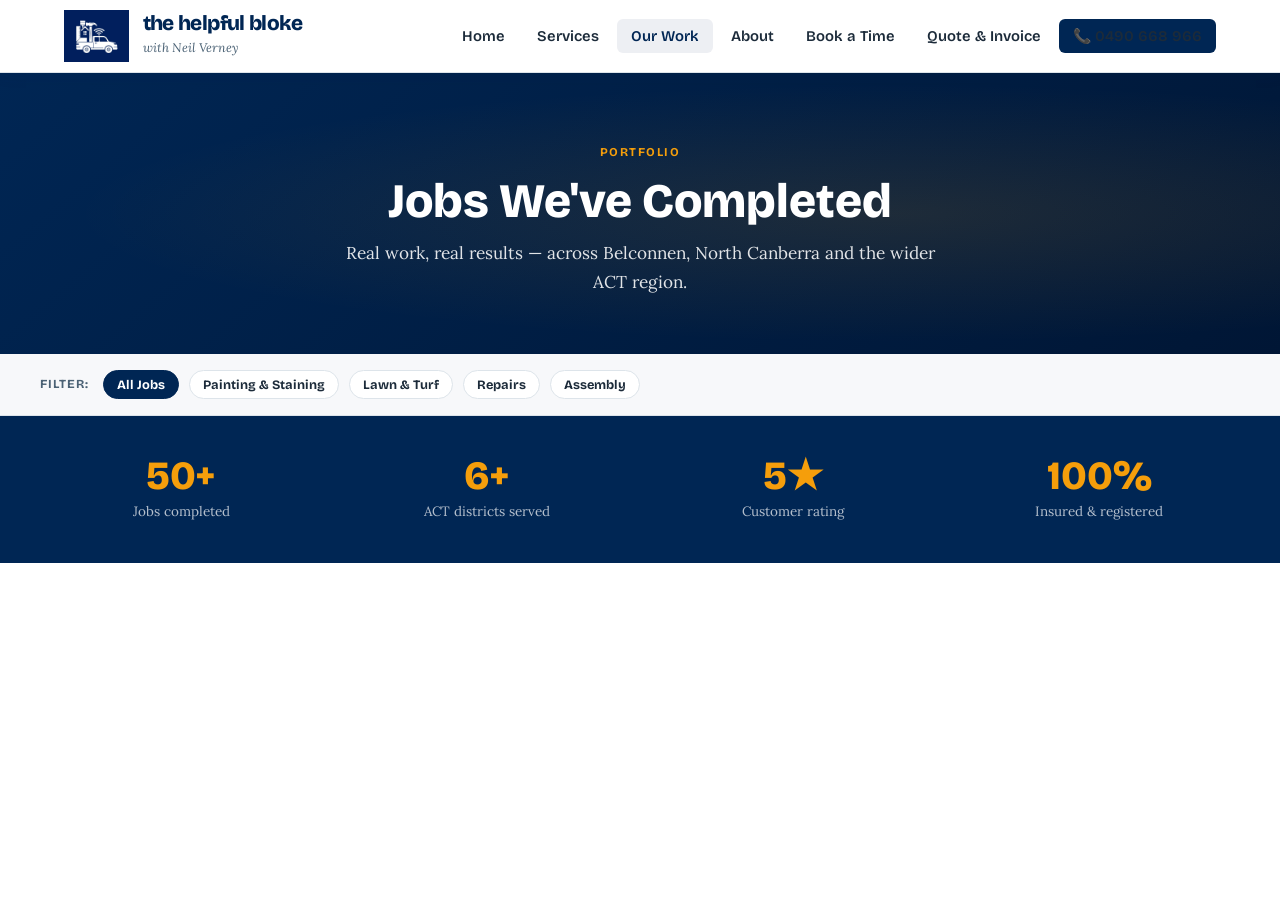
<file: portfolio.html>
<!DOCTYPE html>
<html lang="en">
<head>
  <meta charset="UTF-8"><meta name="viewport" content="width=device-width, initial-scale=1.0">
  <title>Our Work – The Helpful Bloke | Completed Jobs Canberra ACT</title>
  <meta name="description" content="See completed handyman jobs by The Helpful Bloke (Neil Verney) across Canberra & ACT — painting, artificial turf, tap repairs, assembly and more.">
  <meta name="geo.region" content="AU-ACT">
  <link rel="canonical" href="https://thehelpfulbloke.com/portfolio.html">
  <link rel="stylesheet" href="style.css">
  <style>
    .filter-bar { background: var(--off); border-bottom: 1px solid var(--border); padding: 1rem 1.5rem; flex-shrink: 0; }
    .filter-inner { max-width: var(--max); margin: 0 auto; display: flex; align-items: center; gap: 0.65rem; flex-wrap: wrap; }
    .filter-label { font-family: 'Bricolage Grotesque', sans-serif; font-size: 0.77rem; font-weight: 700; text-transform: uppercase; letter-spacing: 0.08em; color: var(--muted); margin-right: 0.25rem; }
    .filter-btn { font-family: 'Bricolage Grotesque', sans-serif; font-size: 0.8rem; font-weight: 700; padding: 0.375rem 0.8rem; border-radius: 50px; border: 1.5px solid var(--border); background: white; color: var(--text); cursor: pointer; transition: all 0.2s; }
    .filter-btn:hover { border-color: var(--navy); color: var(--navy); }
    .filter-btn.active { background: var(--navy); color: white; border-color: var(--navy); }

    .portfolio-grid { display: grid; grid-template-columns: repeat(3,1fr); gap: 1.25rem; }
    .job-card { background: white; border-radius: var(--radius); overflow: hidden; border: 1px solid var(--border); transition: all 0.3s var(--ease); box-shadow: 0 2px 8px rgba(0,38,84,0.06); }
    .job-card:hover { transform: translateY(-5px); box-shadow: var(--shadow-lg); border-color: transparent; }
    .job-card.hidden { display: none; }
    .job-img-ph { width: 100%; aspect-ratio: 4/3; background: linear-gradient(135deg, var(--navy) 0%, var(--navy-l) 100%); display: flex; align-items: center; justify-content: center; font-size: 3rem; color: rgba(255,255,255,0.45); position: relative; }
    .job-badge { position: absolute; top: 0.65rem; left: 0.65rem; background: var(--amber); color: var(--navy-d); font-family: 'Bricolage Grotesque', sans-serif; font-size: 0.7rem; font-weight: 800; text-transform: uppercase; letter-spacing: 0.06em; padding: 0.25rem 0.6rem; border-radius: 50px; }
    .job-body { padding: 1.25rem; }
    .job-title { font-size: 0.975rem; color: var(--navy); margin-bottom: 0.4rem; }
    .job-desc { font-size: 0.82rem; color: var(--muted); line-height: 1.55; margin-bottom: 0.875rem; }
    .job-meta { display: flex; justify-content: space-between; align-items: center; flex-wrap: wrap; gap: 0.4rem; padding-top: 0.75rem; border-top: 1px solid var(--border); }
    .job-location { font-family: 'Bricolage Grotesque', sans-serif; font-size: 0.75rem; font-weight: 600; color: var(--muted); }
    .job-cost { font-family: 'Bricolage Grotesque', sans-serif; font-size: 0.875rem; font-weight: 800; color: var(--navy); }

    .stats-band { background: var(--navy); color: white; padding: 2.5rem 1.5rem; flex-shrink: 0; }
    .stats-grid { max-width: var(--max); margin: 0 auto; display: grid; grid-template-columns: repeat(4,1fr); gap: 1.5rem; text-align: center; }
    .stat-num { font-family: 'Bricolage Grotesque', sans-serif; font-size: 2.5rem; font-weight: 800; color: var(--amber); line-height: 1; margin-bottom: 0.3rem; }
    .stat-label { font-size: 0.845rem; color: rgba(255,255,255,0.7); }

    .port-cta { background: linear-gradient(135deg, var(--amber) 0%, var(--amber-d) 100%); padding: 3.5rem 1.5rem; text-align: center; flex-shrink: 0; }
    .port-cta h2 { font-size: clamp(1.6rem,3vw,2.25rem); color: var(--navy-d); margin-bottom: 0.6rem; }
    .port-cta p { color: rgba(28,43,58,0.8); margin-bottom: 1.75rem; }
    .port-cta-btns { display: flex; justify-content: center; gap: 1rem; flex-wrap: wrap; }

    @media (max-width: 900px) { .portfolio-grid { grid-template-columns: 1fr 1fr; } .stats-grid { grid-template-columns: 1fr 1fr; gap: 1rem; } }
    @media (max-width: 560px) { .portfolio-grid { grid-template-columns: 1fr; } }
  </style>
</head>
<body>
<a href="#main" class="skip-link">Skip to main content</a>
<header>
  <nav aria-label="Main navigation">
    <a href="index.html" class="logo"><img src="logo.png" alt="The Helpful Bloke logo" width="52" height="52"><div class="logo-text"><span class="logo-name">the helpful bloke</span><span class="logo-sub">with Neil Verney</span></div></a>
    <ul class="nav-links" id="navMenu">
      <li><a href="index.html">Home</a></li>
      <li><a href="index.html#services">Services</a></li>
      <li><a href="portfolio.html" class="active">Our Work</a></li>
      <li><a href="about.html">About</a></li>
      <li><a href="scheduler.html">Book a Time</a></li>
      <li><a href="invoice.html">Quote &amp; Invoice</a></li>
      <li><a href="tel:+61490668966" class="nav-cta">📞 0490 668 966</a></li>
    </ul>
    <button class="hamburger" id="hamburger" aria-label="Toggle navigation" aria-expanded="false">☰</button>
  </nav>
</header>

<main class="snap-page" id="main">

  <div class="snap-section snap-hero" id="snap0">
    <div class="page-hero"><div class="inner"><span class="label">Portfolio</span><h1>Jobs We've Completed</h1><p>Real work, real results — across Belconnen, North Canberra and the wider ACT region.</p></div></div>
    <div class="filter-bar">
      <div class="filter-inner">
        <span class="filter-label">Filter:</span>
        <button class="filter-btn active" data-filter="all">All Jobs</button>
        <button class="filter-btn" data-filter="painting">Painting &amp; Staining</button>
        <button class="filter-btn" data-filter="lawn">Lawn &amp; Turf</button>
        <button class="filter-btn" data-filter="repairs">Repairs</button>
        <button class="filter-btn" data-filter="assembly">Assembly</button>
      </div>
    </div>
    <div class="stats-band">
      <div class="stats-grid">
        <div><div class="stat-num">50+</div><p class="stat-label">Jobs completed</p></div>
        <div><div class="stat-num">6+</div><p class="stat-label">ACT districts served</p></div>
        <div><div class="stat-num">5★</div><p class="stat-label">Customer rating</p></div>
        <div><div class="stat-num">100%</div><p class="stat-label">Insured &amp; registered</p></div>
      </div>
    </div>
  </div>

  <div class="snap-section" id="snap1">
    <section style="flex:1;overflow-y:auto;" aria-labelledby="port-h2">
      <div class="inner">
        <div class="section-head"><span class="label">Completed Jobs</span><h2 id="port-h2">What Neil gets done</h2><p>Recent completed projects across Canberra &amp; ACT showing quality and range of work.</p></div>
        <div class="portfolio-grid" id="portGrid">
          <article class="job-card" data-category="painting"><div class="job-img-ph"><span class="job-badge">Painting</span><img src="jobs/frame-stain-done.jpeg" alt="Aged Timber stained"></src:></div><div class="job-body"><h3 class="job-title">Timber Window Frame – Clean &amp; Stain</h3><p class="job-desc">Cleaned and re-stained a timber window frame, restoring the finish and protecting against Canberra's harsh winters.</p><div class="job-meta"><span class="job-location">📍 Hawker, Belconnen</span><span class="job-cost">$150</span></div></div></article>
          <article class="job-card" data-category="painting"><div class="job-img-ph"><span class="job-badge">Painting</span><img src="jobs/pallet-fence-stain-done.jpeg" alt="Aged Timber stained and painted"></src:></div><div class="job-body"><h3 class="job-title">Gate, Stairs &amp; Balustrades – Paint &amp; Stain</h3><p class="job-desc">Full clean, paint and stain of timber gate, external stairs and balustrades. Plus staining of timber pale fencing. Complete exterior refresh.</p><div class="job-meta"><span class="job-location">📍 Hawker, Belconnen</span><span class="job-cost">$1,500</span></div></div></article>
          <article class="job-card" data-category="lawn"><div class="job-img-ph"><span class="job-badge">Lawn &amp; Turf</span><img src="jobs/turf-done1.jpeg" alt="Artificial turf installed"></src:></div><div class="job-body"><h3 class="job-title">Artificial Turf Installation – 45m²</h3><p class="job-desc">Cleared, levelled and installed blue metal dust base and 45m² of artificial turf, replacing a weedy area with a clean low-maintenance lawn.</p><div class="job-meta"><span class="job-location">📍 Hawker, Belconnen</span><span class="job-cost">$4,500</span></div></div></article>
          <article class="job-card" data-category="painting"><div class="job-img-ph"><span class="job-badge">Painting</span><img src="jobs/landing-clean&stain-done.jpeg" alt ="Clean & Stain landing and paint ballustrades and steps"></src:> </div><div class="job-body"><h3 class="job-title">Deck Landing – Stain, Paint &amp; Balustrades</h3><p class="job-desc">Cleaned and stained the timber landing then painted balustrades and stairs for a fresh finish.</p><div class="job-meta"><span class="job-location">📍 Belconnen, North Canberra</span><span class="job-cost">$1,000</span></div></div></article>
          <article class="job-card" data-category="repairs"><div class="job-img-ph"><span class="job-badge">Repairs</span><img src="jobs/tapfix-done.jpeg" alt="Tap replaced"></src:></div><div class="job-body"><h3 class="job-title">Leaking Tap Replacement</h3><p class="job-desc">Replaced a leaking external tap. The existing spindle was too damaged to repair — full replacement was the right call.</p><div class="job-meta"><span class="job-location">📍 Belconnen, North Canberra</span><span class="job-cost">$120</span></div></div></article>
          <article class="job-card" data-category="assembly"><div class="job-img-ph"><span class="job-badge">Assembly</span><img src="jobs/benchswing-set-done.jpeg" alt="Benchswing set installed"></src:></div><div class="job-body"><h3 class="job-title">Timber Bench Swing – Move &amp; Assemble</h3><p class="job-desc">Moved and fully assembled a cushioned timber bench swing set in a new garden location.</p><div class="job-meta"><span class="job-location">📍 Hawker, Belconnen</span><span class="job-cost">$150</span></div></div></article>
          <article class="job-card" data-category="repairs"><div class="job-img-ph"><span class="job-badge">Repairs</span><img src="jobs/accessibility-ramp-done.jpeg" alt="Accessibility ramp built and installed"></src:></div><div class="job-body"><h3 class="job-title">Accessibility Ramp – Build &amp; Paint</h3><p class="job-desc">Designed, constructed and painted a safe accessibility ramp for an elderly resident to move freely in and out of their home.</p><div class="job-meta"><span class="job-location">📍 Hawker, Belconnen</span><span class="job-cost">$1,500</span></div></div></article>
          <article class="job-card" data-category="lawn"><div class="job-img-ph"><span class="job-badge">Lawn Care</span><img src="jobs/pool-grass-done.jpeg" alt="Turf laid and mowed"></src:></div><div class="job-body"><h3 class="job-title">Lawn Mowing &amp; Garden Maintenance</h3><p class="job-desc">Regular mowing, edging and whipper snipping for residential properties across Canberra. Keeps gardens looking sharp year-round.</p><div class="job-meta"><span class="job-location">📍 Canberra &amp; ACT wide</span><span class="job-cost">From $80</span></div></div></article>
          <article class="job-card" data-category="assembly"><div class="job-img-ph"><span class="job-badge">Tech Setup</span><img src="jobs/tv-and-soundbar-mount-setup.jpeg" alt="TV and soundbar mount, install & setup"></src:></div><div class="job-body"><h3 class="job-title">TV Wall Mounting &amp; Tech Setup</h3><p class="job-desc">TV mounting, cable management, WiFi setup and smart home device configuration, Website design, domain registration, ongoing support and hosting. Easy and stress-free.</p><div class="job-meta"><span class="job-location">📍 Canberra &amp; ACT wide</span><span class="job-cost">From $120</span></div></div></article>
        </div>
      </div>
    </section>
    <div class="port-cta">
      <h2>Your job could be next</h2>
      <p>Neil provides a free, no-obligation quote for all work across Canberra &amp; ACT.</p>
      <div class="port-cta-btns">
        <a href="index.html#snap3" class="btn btn-navy">Request a Quote →</a>
        <a href="scheduler.html" class="btn btn-outline">📅 Book a Time</a>
        <a href="invoice.html" class="btn btn-outline">💰 Get a Price Estimate</a>
      </div>
    </div>
    <div class="suburbs-strip"><p><strong>Serving all Canberra &amp; ACT:</strong> Hawker · Belconnen · Gungahlin · Lyneham · Braddon · Woden · Weston Creek · Kambah · Tuggeranong · Molonglo · Queanbeyan · and more</p></div>
    <footer>
      <div class="footer-grid">
        <div class="footer-brand"><div class="logo" style="margin-bottom:0.75rem;"><img src="logo.png" alt="" width="40" height="40"><div class="logo-text"><span class="logo-name">the helpful bloke</span><span class="logo-sub">with Neil Verney</span></div></div><p>Reliable handyman &amp; property maintenance across Canberra &amp; ACT.</p><p class="creds">WWVP No. 00753390 · Fully Insured · ABN: 50 751 840 360</p></div>
        <div><h4>Quick Links</h4><ul class="footer-links"><li><a href="index.html">Home</a></li><li><a href="about.html">About Neil</a></li><li><a href="scheduler.html">Book a Time</a></li><li><a href="invoice.html">Quote &amp; Invoice</a></li></ul></div>
        <div class="footer-contact"><h4>Contact</h4><p><a href="tel:+61490668966">📱 0490 668 966</a></p><p><a href="mailto:hello@thehelpfulbloke.com">✉️ hello@thehelpfulbloke.com</a></p><p>📍 Canberra &amp; ACT · Mon–Sat 8am–6pm</p></div>
      </div>
      <div class="footer-bottom"><p>© 2025 The Helpful Bloke · ABN 50 751 840 360</p></div>
    </footer>
  </div>

</main>
<script>
const ham=document.getElementById('hamburger'),menu=document.getElementById('navMenu');
ham.addEventListener('click',()=>{const o=menu.classList.toggle('open');ham.setAttribute('aria-expanded',o);ham.textContent=o?'✕':'☰';});
menu.querySelectorAll('a').forEach(a=>a.addEventListener('click',()=>{menu.classList.remove('open');ham.setAttribute('aria-expanded',false);ham.textContent='☰';}));
document.querySelectorAll('.filter-btn').forEach(btn=>{
  btn.addEventListener('click',()=>{
    document.querySelectorAll('.filter-btn').forEach(b=>b.classList.remove('active'));
    btn.classList.add('active');
    const f=btn.dataset.filter;
    document.querySelectorAll('.job-card').forEach(c=>c.classList.toggle('hidden',f!=='all'&&c.dataset.category!==f));
  });
});
</script>
</body>
</html>
</file>
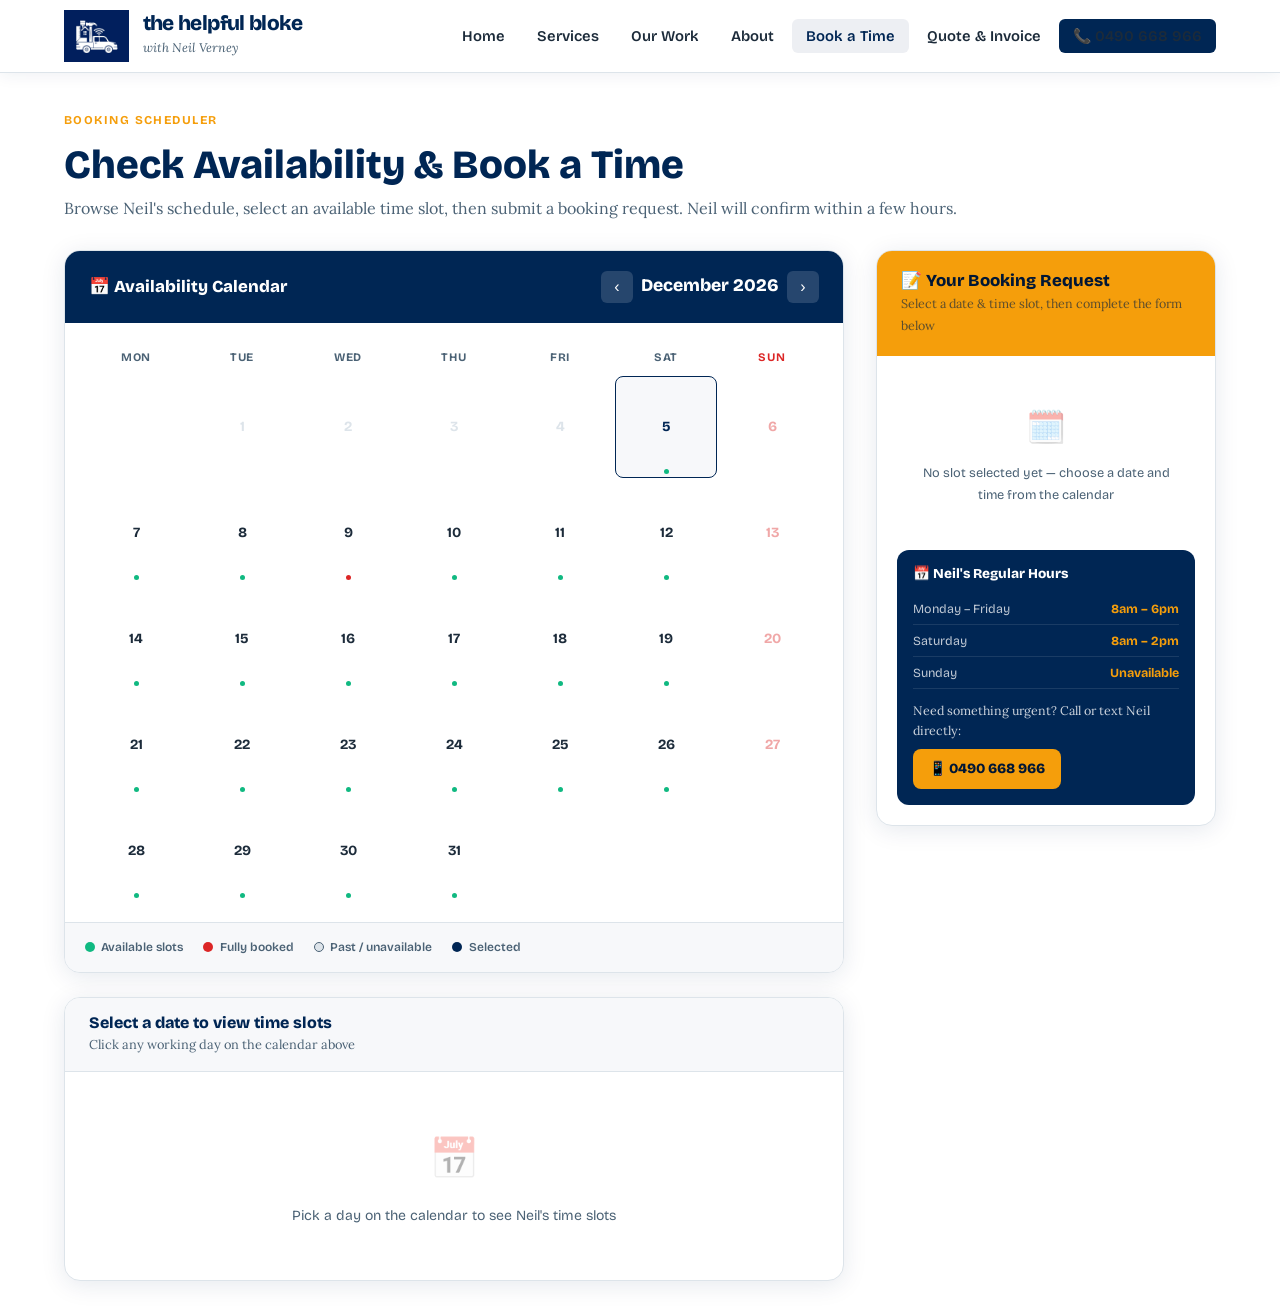
<file: scheduler.html>
<!DOCTYPE html>
<html lang="en">
<head>
  <meta charset="UTF-8"><meta name="viewport" content="width=device-width, initial-scale=1.0">
  <title>Book a Time – The Helpful Bloke | Canberra Handyman Scheduler</title>
  <meta name="description" content="View Neil Verney's available time slots and book a handyman appointment across Canberra & ACT. Check the live booking calendar and request your preferred time.">
  <link rel="canonical" href="https://thehelpfulbloke.com/scheduler.html">
  <link rel="stylesheet" href="style.css">
  <style>
    /* ── LAYOUT ── */
    .sched-page { display: grid; grid-template-columns: 1fr 340px; gap: 2rem; align-items: start; }

    /* ── CALENDAR ── */
    .cal-card { background: white; border-radius: 16px; border: 1px solid var(--border); overflow: hidden; box-shadow: var(--shadow); }
    .cal-head { background: var(--navy); color: white; padding: 1.25rem 1.5rem; display: flex; align-items: center; justify-content: space-between; }
    .cal-head h3 { font-size: 1.05rem; font-family: 'Bricolage Grotesque', sans-serif; }
    .cal-nav { display: flex; gap: 0.5rem; }
    .cal-nav-btn { background: rgba(255,255,255,0.15); border: none; color: white; width: 32px; height: 32px; border-radius: 6px; cursor: pointer; font-size: 1rem; transition: background 0.2s; }
    .cal-nav-btn:hover { background: rgba(255,255,255,0.3); }
    .cal-month-label { font-family: 'Bricolage Grotesque', sans-serif; font-size: 1.1rem; font-weight: 800; }

    .cal-body { padding: 1.25rem; }
    .cal-dow { display: grid; grid-template-columns: repeat(7,1fr); gap: 4px; margin-bottom: 4px; }
    .cal-dow-cell { text-align: center; font-family: 'Bricolage Grotesque', sans-serif; font-size: 0.72rem; font-weight: 700; color: var(--muted); text-transform: uppercase; letter-spacing: 0.06em; padding: 0.3rem 0; }
    .cal-grid { display: grid; grid-template-columns: repeat(7,1fr); gap: 4px; }
    .cal-day {
      aspect-ratio: 1; border-radius: 8px; display: flex; flex-direction: column;
      align-items: center; justify-content: center; cursor: pointer;
      border: 1.5px solid transparent; transition: all 0.15s;
      font-family: 'Bricolage Grotesque', sans-serif; font-size: 0.875rem; font-weight: 700;
      position: relative;
    }
    .cal-day:hover:not(.empty):not(.past) { background: var(--off); border-color: var(--navy); }
    .cal-day.empty { cursor: default; }
    .cal-day.past { color: var(--border); cursor: default; }
    .cal-day.today { background: var(--off); border-color: var(--navy); color: var(--navy); }
    .cal-day.selected { background: var(--navy); color: white; border-color: var(--navy); }
    .cal-day.sunday { color: #dc2626; opacity: 0.4; cursor: default; }
    .cal-day.has-avail::after { content: ''; position: absolute; bottom: 3px; width: 5px; height: 5px; border-radius: 50%; background: var(--green); }
    .cal-day.fully-booked::after { content: ''; position: absolute; bottom: 3px; width: 5px; height: 5px; border-radius: 50%; background: #dc2626; }
    .cal-day.selected.has-avail::after, .cal-day.selected.fully-booked::after { background: white; }

    /* ── LEGEND ── */
    .cal-legend { display: flex; gap: 1.25rem; padding: 0.875rem 1.25rem; background: var(--off); border-top: 1px solid var(--border); flex-wrap: wrap; }
    .leg-item { display: flex; align-items: center; gap: 0.4rem; font-family: 'Bricolage Grotesque', sans-serif; font-size: 0.75rem; font-weight: 600; color: var(--muted); }
    .leg-dot { width: 10px; height: 10px; border-radius: 50%; flex-shrink: 0; }

    /* ── TIME SLOTS ── */
    .slots-card { background: white; border-radius: 16px; border: 1px solid var(--border); overflow: hidden; box-shadow: var(--shadow); margin-top: 1.5rem; }
    .slots-head { background: var(--off); border-bottom: 1px solid var(--border); padding: 1rem 1.5rem; display: flex; align-items: center; justify-content: space-between; }
    .slots-head h3 { font-family: 'Bricolage Grotesque', sans-serif; font-size: 1rem; font-weight: 800; color: var(--navy); }
    .slots-head p { font-size: 0.8rem; color: var(--muted); margin-top: 0.1rem; }
    .slots-body { padding: 1.25rem; }

    .slot-row { display: flex; align-items: center; justify-content: space-between; padding: 0.75rem 1rem; border-radius: 10px; border: 1.5px solid var(--border); margin-bottom: 0.6rem; transition: all 0.2s; }
    .slot-row:hover:not(.slot-blocked):not(.slot-booked) { border-color: var(--navy); background: var(--off); }
    .slot-blocked { background: #fef2f2; border-color: #fecaca; }
    .slot-booked { background: #f0fdf4; border-color: #bbf7d0; }
    .slot-selected { background: rgba(0,38,84,0.06); border-color: var(--navy); }

    .slot-time { font-family: 'Bricolage Grotesque', sans-serif; font-size: 0.9rem; font-weight: 800; color: var(--text); }
    .slot-label { font-family: 'Bricolage Grotesque', sans-serif; font-size: 0.78rem; font-weight: 600; padding: 0.25rem 0.65rem; border-radius: 50px; }
    .slot-label.avail { background: #d1fae5; color: #065f46; }
    .slot-label.blocked { background: #fee2e2; color: #991b1b; }
    .slot-label.booked { background: #dcfce7; color: #166534; }
    .slot-reason { font-size: 0.73rem; color: var(--muted); margin-top: 0.1rem; font-style: italic; }
    .select-slot-btn { font-family: 'Bricolage Grotesque', sans-serif; font-size: 0.78rem; font-weight: 700; padding: 0.35rem 0.75rem; border-radius: 6px; border: 1.5px solid var(--navy); background: transparent; color: var(--navy); cursor: pointer; transition: all 0.2s; }
    .select-slot-btn:hover { background: var(--navy); color: white; }
    .select-slot-btn.chosen { background: var(--navy); color: white; }

    /* ── RIGHT PANEL ── */
    .booking-panel { position: sticky; top: 90px; }
    .booking-card { background: white; border-radius: 16px; border: 1px solid var(--border); overflow: hidden; box-shadow: var(--shadow); }
    .booking-card-head { background: var(--amber); padding: 1.25rem 1.5rem; }
    .booking-card-head h3 { font-family: 'Bricolage Grotesque', sans-serif; font-size: 1.05rem; font-weight: 800; color: var(--navy-d); }
    .booking-card-head p { font-size: 0.78rem; color: rgba(28,43,58,0.7); margin-top: 0.2rem; }
    .booking-card-body { padding: 1.25rem; }
    .booking-summary { background: var(--off); border-radius: 10px; padding: 1rem; margin-bottom: 1.25rem; border: 1px solid var(--border); }
    .booking-summary-row { display: flex; justify-content: space-between; font-family: 'Bricolage Grotesque', sans-serif; font-size: 0.82rem; margin-bottom: 0.4rem; }
    .booking-summary-row .lbl { color: var(--muted); }
    .booking-summary-row .val { font-weight: 700; color: var(--navy); }
    .no-selection { text-align: center; padding: 1.5rem 1rem; color: var(--muted); }
    .no-selection .ns-icon { font-size: 2rem; margin-bottom: 0.5rem; opacity: 0.4; }
    .no-selection p { font-family: 'Bricolage Grotesque', sans-serif; font-size: 0.8rem; }

    .avail-note { background: var(--navy); color: white; border-radius: 12px; padding: 1rem; margin-top: 1.25rem; }
    .avail-note h4 { font-family: 'Bricolage Grotesque', sans-serif; font-size: 0.85rem; font-weight: 800; margin-bottom: 0.4rem; }
    .avail-note p { font-size: 0.78rem; color: rgba(255,255,255,0.8); line-height: 1.6; }
    .avail-hours { margin-top: 0.75rem; }
    .avail-hour-row { display: flex; justify-content: space-between; font-family: 'Bricolage Grotesque', sans-serif; font-size: 0.78rem; padding: 0.3rem 0; border-bottom: 1px solid rgba(255,255,255,0.1); }
    .avail-hour-row .day { color: rgba(255,255,255,0.75); }
    .avail-hour-row .hrs { color: var(--amber); font-weight: 700; }

    .submit-booking { width: 100%; padding: 0.9rem; font-size: 0.975rem; font-family: 'Bricolage Grotesque', sans-serif; font-weight: 800; background: var(--navy); color: white; border: none; border-radius: 10px; cursor: pointer; transition: all 0.25s; margin-top: 0.875rem; }
    .submit-booking:hover { background: var(--navy-l); transform: translateY(-2px); box-shadow: var(--shadow-lg); }
    .submit-booking:disabled { opacity: 0.5; cursor: not-allowed; transform: none; }

    /* Modal */
    .modal { display: none; position: fixed; inset: 0; z-index: 200; background: rgba(0,22,53,0.7); align-items: center; justify-content: center; backdrop-filter: blur(4px); }
    .modal.open { display: flex; animation: fadeIn 0.25s; }
    @keyframes fadeIn { from{opacity:0}to{opacity:1} }
    .modal-box { background: white; border-radius: 16px; padding: 2.5rem; max-width: 420px; width: 90%; text-align: center; animation: slideUp 0.3s var(--ease); }
    @keyframes slideUp { from{transform:translateY(24px);opacity:0}to{transform:none;opacity:1} }
    .modal-icon { font-size: 3.5rem; margin-bottom: 0.75rem; }
    .modal-box h3 { font-size: 1.5rem; color: var(--navy); margin-bottom: 0.6rem; }
    .modal-box p { color: var(--muted); margin-bottom: 1.75rem; font-size: 0.9rem; }
    .modal-close { background: var(--navy); color: white; border: none; padding: 0.8rem 2rem; border-radius: 8px; font-family: 'Bricolage Grotesque', sans-serif; font-weight: 700; cursor: pointer; }

    @media (max-width: 1000px) { .sched-page { grid-template-columns: 1fr; } .booking-panel { position: static; } }
    @media (max-width: 500px) { .cal-day { font-size: 0.78rem; } }
  </style>
</head>
<body>
<a href="#main" class="skip-link">Skip to main content</a>
<header>
  <nav aria-label="Main navigation">
    <a href="index.html" class="logo"><img src="logo.png" alt="The Helpful Bloke logo" width="52" height="52"><div class="logo-text"><span class="logo-name">the helpful bloke</span><span class="logo-sub">with Neil Verney</span></div></a>
    <ul class="nav-links" id="navMenu">
      <li><a href="index.html">Home</a></li>
      <li><a href="index.html#services">Services</a></li>
      <li><a href="portfolio.html">Our Work</a></li>
      <li><a href="about.html">About</a></li>
      <li><a href="scheduler.html" class="active">Book a Time</a></li>
      <li><a href="invoice.html">Quote &amp; Invoice</a></li>
      <li><a href="tel:+61490668966" class="nav-cta">📞 0490 668 966</a></li>
    </ul>
    <button class="hamburger" id="hamburger" aria-label="Toggle navigation" aria-expanded="false">☰</button>
  </nav>
</header>

<main id="main" style="padding: 2rem 1.5rem; max-width: var(--max); margin: 0 auto;">
  <div style="margin-bottom:1.75rem;">
    <span class="label">Booking Scheduler</span>
    <h1 style="font-size:clamp(1.75rem,3.5vw,2.5rem);color:var(--navy);margin-bottom:0.4rem;">Check Availability &amp; Book a Time</h1>
    <p style="color:var(--muted);font-size:1rem;">Browse Neil's schedule, select an available time slot, then submit a booking request. Neil will confirm within a few hours.</p>
  </div>

  <div class="sched-page">

    <!-- LEFT: Calendar + Time Slots -->
    <div>
      <!-- Calendar -->
      <div class="cal-card">
        <div class="cal-head">
          <div>
            <h3>📅 Availability Calendar</h3>
          </div>
          <div class="cal-nav">
            <button class="cal-nav-btn" id="prevMonth">‹</button>
            <span class="cal-month-label" id="calMonthLabel"></span>
            <button class="cal-nav-btn" id="nextMonth">›</button>
          </div>
        </div>
        <div class="cal-body">
          <div class="cal-dow">
            <div class="cal-dow-cell">Mon</div><div class="cal-dow-cell">Tue</div><div class="cal-dow-cell">Wed</div>
            <div class="cal-dow-cell">Thu</div><div class="cal-dow-cell">Fri</div><div class="cal-dow-cell">Sat</div>
            <div class="cal-dow-cell" style="color:#dc2626;">Sun</div>
          </div>
          <div class="cal-grid" id="calGrid"></div>
        </div>
        <div class="cal-legend">
          <div class="leg-item"><div class="leg-dot" style="background:var(--green);"></div>Available slots</div>
          <div class="leg-item"><div class="leg-dot" style="background:#dc2626;"></div>Fully booked</div>
          <div class="leg-item"><div class="leg-dot" style="background:var(--border);border:1px solid var(--muted);"></div>Past / unavailable</div>
          <div class="leg-item"><div class="leg-dot" style="background:var(--navy);"></div>Selected</div>
        </div>
      </div>

      <!-- Time Slots -->
      <div class="slots-card" id="slotsCard">
        <div class="slots-head">
          <div>
            <h3 id="slotsTitle">Select a date to view time slots</h3>
            <p id="slotsSubtitle">Click any working day on the calendar above</p>
          </div>
        </div>
        <div class="slots-body" id="slotsBody">
          <div style="text-align:center;padding:2rem;color:var(--muted);">
            <div style="font-size:2.5rem;opacity:0.3;margin-bottom:0.75rem;">📅</div>
            <p style="font-family:'Bricolage Grotesque',sans-serif;font-size:0.875rem;">Pick a day on the calendar to see Neil's time slots</p>
          </div>
        </div>
      </div>
    </div>

    <!-- RIGHT: Booking Panel -->
    <div class="booking-panel">
      <div class="booking-card">
        <div class="booking-card-head">
          <h3>📝 Your Booking Request</h3>
          <p>Select a date &amp; time slot, then complete the form below</p>
        </div>
        <div class="booking-card-body">
          <div id="bookingSummary">
            <div class="no-selection"><div class="ns-icon">🗓️</div><p>No slot selected yet — choose a date and time from the calendar</p></div>
          </div>

          <div id="bookingForm" style="display:none;">
            <div class="booking-summary" id="summaryBox">
              <div class="booking-summary-row"><span class="lbl">Date</span><span class="val" id="sumDate">—</span></div>
              <div class="booking-summary-row"><span class="lbl">Time</span><span class="val" id="sumTime">—</span></div>
              <div class="booking-summary-row"><span class="lbl">Status</span><span class="val" style="color:var(--green);">Available ✓</span></div>
            </div>
            <div class="form-group"><label>Your Name <span style="color:#dc2626;">*</span></label><input type="text" id="bkName" placeholder="Jane Smith"></div>
            <div class="form-group"><label>Phone <span style="color:#dc2626;">*</span></label><input type="tel" id="bkPhone" placeholder="0400 000 000"></div>
            <div class="form-group"><label>Email <span style="color:#dc2626;">*</span></label><input type="email" id="bkEmail" placeholder="jane@example.com"></div>
            <div class="form-group"><label>Suburb</label><input type="text" id="bkSuburb" placeholder="e.g. Hawker, Belconnen"></div>
            <div class="form-group"><label>Service Needed</label>
              <select id="bkService">
                <option value="">Select…</option>
                <option>Furniture Assembly</option><option>Painting &amp; Staining</option>
                <option>Lawn Care &amp; Artificial Turf</option><option>General Repairs</option>
                <option>Property Maintenance</option><option>Tech Setup &amp; Support</option><option>Other</option>
              </select>
            </div>
            <div class="form-group"><label>Brief Description</label><textarea id="bkDesc" rows="2" placeholder="What do you need done?"></textarea></div>
            <button class="submit-booking" id="submitBooking">Send Booking Request →</button>
          </div>

          <div class="avail-note">
            <h4>📅 Neil's Regular Hours</h4>
            <div class="avail-hours">
              <div class="avail-hour-row"><span class="day">Monday – Friday</span><span class="hrs">8am – 6pm</span></div>
              <div class="avail-hour-row"><span class="day">Saturday</span><span class="hrs">8am – 2pm</span></div>
              <div class="avail-hour-row"><span class="day">Sunday</span><span class="hrs">Unavailable</span></div>
            </div>
            <p style="margin-top:0.75rem;">Need something urgent? Call or text Neil directly:</p>
            <a href="tel:+61490668966" style="display:inline-block;margin-top:0.5rem;background:var(--amber);color:var(--navy-d);font-family:'Bricolage Grotesque',sans-serif;font-weight:800;font-size:0.875rem;padding:0.5rem 1rem;border-radius:8px;">📱 0490 668 966</a>
          </div>
        </div>
      </div>
    </div>

  </div><!-- /sched-page -->
</main>

<div class="modal" id="bookModal" role="dialog" aria-modal="true">
  <div class="modal-box"><div class="modal-icon">🎉</div><h3>Booking Request Sent!</h3><p>Your email has been prepared. Neil will confirm your booking within a few hours. You'll hear from him at <strong id="confirmEmail"></strong>.</p><button class="modal-close" id="modalClose">Great, thanks!</button></div>
</div>

<script>
// ── Nav ──
const ham=document.getElementById('hamburger'),menu=document.getElementById('navMenu');
ham.addEventListener('click',()=>{const o=menu.classList.toggle('open');ham.setAttribute('aria-expanded',o);ham.textContent=o?'✕':'☰';});
menu.querySelectorAll('a').forEach(a=>a.addEventListener('click',()=>{menu.classList.remove('open');ham.setAttribute('aria-expanded',false);ham.textContent='☰';}));

// ── Scheduler State ──
const today = new Date();
today.setHours(0,0,0,0);
let viewYear = today.getFullYear();
let viewMonth = today.getMonth(); // 0-based
let selectedDate = null;
let selectedSlot = null;

// ── Mock booked/blocked slots (dates relative to today) ──
// Format: "YYYY-MM-DD": { "09:00": 'booked'|'blocked', reason }
function getSchedule() {
  const sched = {};
  const d = new Date(today);

  // Helper to set date key
  const key = (date) => date.toISOString().split('T')[0];
  const offset = (n) => { const x = new Date(today); x.setDate(x.getDate()+n); return x; };

  // Fully block next Sunday (already handled by Sunday logic)
  // Partially booked days this week
  const d1 = offset(1); sched[key(d1)] = { '08:00': {s:'booked',r:'Job: Furniture assembly, Hawker'}, '10:00': {s:'booked',r:'Job: TV mounting, Belconnen'} };
  const d2 = offset(2); sched[key(d2)] = { '08:00': {s:'booked',r:'Job: Garden maintenance, Macquarie'} };
  const d4 = offset(4); sched[key(d4)] = { '08:00':{s:'booked',r:'Job: Painting, Woden'}, '10:00':{s:'booked',r:'Job: Painting, Woden'}, '13:00':{s:'booked',r:'Job: Painting, Woden'}, '15:00':{s:'booked',r:'Job: Painting, Woden'} }; // fully booked
  const d6 = offset(6); sched[key(d6)] = { '08:00':{s:'booked',r:'Job: Tech setup, Gungahlin'} };
  const d8 = offset(8); sched[key(d8)] = { '10:00':{s:'blocked',r:'Personal — unavailable'}, '13:00':{s:'blocked',r:'Personal — unavailable'} };
  const d10 = offset(10); sched[key(d10)] = { '08:00':{s:'booked',r:'Job: Lawn care, Kambah'}, '10:00':{s:'booked',r:'Job: Fence painting, Tuggeranong'} };
  const d12 = offset(12); sched[key(d12)] = { '08:00':{s:'booked',r:'Job: Flatpack assembly, Braddon'} };
  const d15 = offset(15); sched[key(d15)] = { '08:00':{s:'booked',r:'Job: Plumbing repair, Lyneham'}, '10:00':{s:'booked',r:'Job: Shelf install, Dickson'}, '13:00':{s:'booked',r:'Job: TV mount, Ainslie'}, '15:00':{s:'booked',r:'Job: Tech support, Braddon'} }; // fully booked
  return sched;
}
const schedule = getSchedule();

// Standard time slots Mon-Fri
const SLOTS_WEEKDAY = [
  { time: '08:00', label: '8:00 AM – 10:00 AM' },
  { time: '10:00', label: '10:00 AM – 12:00 PM' },
  { time: '13:00', label: '1:00 PM – 3:00 PM' },
  { time: '15:00', label: '3:00 PM – 5:00 PM' },
];
const SLOTS_SAT = [
  { time: '08:00', label: '8:00 AM – 10:00 AM' },
  { time: '10:00', label: '10:00 AM – 12:00 PM' },
];

// ── Calendar render ──
const MONTHS = ['January','February','March','April','May','June','July','August','September','October','November','December'];

function isDayFullyBooked(dateKey, isSat) {
  const slots = isSat ? SLOTS_SAT : SLOTS_WEEKDAY;
  const daySched = schedule[dateKey] || {};
  return slots.every(s => daySched[s.time] && daySched[s.time].s === 'booked');
}
function isDayHasAvail(dateKey, isSat) {
  const slots = isSat ? SLOTS_SAT : SLOTS_WEEKDAY;
  const daySched = schedule[dateKey] || {};
  return slots.some(s => !daySched[s.time] || daySched[s.time].s !== 'booked');
}

function renderCalendar() {
  document.getElementById('calMonthLabel').textContent = `${MONTHS[viewMonth]} ${viewYear}`;
  const grid = document.getElementById('calGrid');
  grid.innerHTML = '';

  // First day of month (Mon=0 for our grid)
  const firstDay = new Date(viewYear, viewMonth, 1);
  let startDow = firstDay.getDay(); // 0=Sun,1=Mon...6=Sat
  // Convert to Mon-start: Mon=0, Tue=1, ... Sun=6
  startDow = (startDow + 6) % 7;

  const daysInMonth = new Date(viewYear, viewMonth+1, 0).getDate();

  // Blank cells
  for (let i = 0; i < startDow; i++) {
    const el = document.createElement('div'); el.className = 'cal-day empty'; grid.appendChild(el);
  }

  for (let d = 1; d <= daysInMonth; d++) {
    const date = new Date(viewYear, viewMonth, d);
    const dow = date.getDay(); // 0=Sun
    const dateKey = date.toISOString().split('T')[0];
    const isSun = dow === 0;
    const isSat = dow === 6;
    const isPast = date < today;
    const isToday = date.getTime() === today.getTime();
    const isSelected = selectedDate && dateKey === selectedDate;

    const el = document.createElement('div');
    el.className = 'cal-day';
    el.textContent = d;

    if (isSun) { el.classList.add('sunday'); }
    else if (isPast) { el.classList.add('past'); }
    else {
      if (isToday) el.classList.add('today');
      if (isSelected) el.classList.add('selected');
      if (isDayFullyBooked(dateKey, isSat)) el.classList.add('fully-booked');
      else if (isDayHasAvail(dateKey, isSat)) el.classList.add('has-avail');

      el.addEventListener('click', () => {
        selectedDate = dateKey;
        selectedSlot = null;
        renderCalendar();
        renderSlots(dateKey, isSat, date);
        updateBookingPanel();
      });
    }

    grid.appendChild(el);
  }
}

// ── Slot render ──
function renderSlots(dateKey, isSat, dateObj) {
  const title = document.getElementById('slotsTitle');
  const subtitle = document.getElementById('slotsSubtitle');
  const body = document.getElementById('slotsBody');
  const dayName = dateObj.toLocaleDateString('en-AU',{weekday:'long',day:'numeric',month:'long'});
  title.textContent = `Time Slots — ${dayName}`;
  subtitle.textContent = isSat ? 'Saturday: 8am–12pm slots available' : 'Weekday: 8am–5pm slots available';

  const slots = isSat ? SLOTS_SAT : SLOTS_WEEKDAY;
  const daySched = schedule[dateKey] || {};
  body.innerHTML = '';

  slots.forEach(slot => {
    const status = daySched[slot.time];
    const isBooked = status && status.s === 'booked';
    const isBlocked = status && status.s === 'blocked';
    const isAvail = !isBooked && !isBlocked;
    const isChosen = selectedSlot === slot.time;

    const row = document.createElement('div');
    row.className = 'slot-row' + (isBlocked ? ' slot-blocked' : isBooked ? ' slot-booked' : isChosen ? ' slot-selected' : '');

    let badge, action;
    if (isBooked) {
      badge = '<span class="slot-label booked">Booked</span>';
      action = '';
    } else if (isBlocked) {
      badge = '<span class="slot-label blocked">Unavailable</span>';
      action = '';
    } else {
      badge = '<span class="slot-label avail">Available</span>';
      action = `<button class="select-slot-btn${isChosen?' chosen':''}" data-time="${slot.time}" data-label="${slot.label}">${isChosen ? '✓ Selected' : 'Select'}</button>`;
    }

    row.innerHTML = `
      <div>
        <div class="slot-time">${slot.label}</div>
        ${status && status.r ? `<div class="slot-reason">${status.r}</div>` : ''}
      </div>
      <div style="display:flex;align-items:center;gap:0.75rem;">${badge}${action}</div>`;

    if (isAvail) {
      row.querySelector('.select-slot-btn').addEventListener('click', () => {
        selectedSlot = slot.time;
        document.getElementById('sumTime').textContent = slot.label;
        renderSlots(dateKey, isSat, dateObj);
        updateBookingPanel();
      });
    }
    body.appendChild(row);
  });
}

// ── Booking Panel ──
function updateBookingPanel() {
  const summary = document.getElementById('bookingSummary');
  const form = document.getElementById('bookingForm');
  if (selectedDate && selectedSlot) {
    summary.style.display = 'none';
    form.style.display = 'block';
    const d = new Date(selectedDate+'T00:00:00');
    document.getElementById('sumDate').textContent = d.toLocaleDateString('en-AU',{weekday:'long',day:'numeric',month:'long',year:'numeric'});
  } else {
    summary.style.display = 'block';
    form.style.display = 'none';
  }
}

// ── Month nav ──
document.getElementById('prevMonth').addEventListener('click', () => {
  viewMonth--; if (viewMonth < 0) { viewMonth = 11; viewYear--; }
  renderCalendar();
});
document.getElementById('nextMonth').addEventListener('click', () => {
  viewMonth++; if (viewMonth > 11) { viewMonth = 0; viewYear++; }
  renderCalendar();
});

// ── Booking submit ──
document.getElementById('submitBooking').addEventListener('click', () => {
  const name = document.getElementById('bkName').value.trim();
  const phone = document.getElementById('bkPhone').value.trim();
  const email = document.getElementById('bkEmail').value.trim();
  if (!name || !phone || !email) { alert('Please fill in your name, phone and email.'); return; }

  const d = new Date(selectedDate+'T00:00:00');
  const dateStr = d.toLocaleDateString('en-AU',{weekday:'long',day:'numeric',month:'long',year:'numeric'});
  const timeStr = document.getElementById('sumTime').textContent;
  const suburb = document.getElementById('bkSuburb').value;
  const service = document.getElementById('bkService').value;
  const desc = document.getElementById('bkDesc').value;

  const sub = encodeURIComponent(`Booking Request: ${service||'Handyman'} — ${dateStr}`);
  const body = encodeURIComponent(`BOOKING REQUEST — THE HELPFUL BLOKE\n=====================================\nName: ${name}\nPhone: ${phone}\nEmail: ${email}\nSuburb: ${suburb}\n\nRequested Date: ${dateStr}\nTime Slot: ${timeStr}\nService: ${service}\n\n${desc}\n\n---\nSent via thehelpfulbloke.com booking scheduler`);

  window.location.href = `mailto:hello@thehelpfulbloke.com?subject=${sub}&body=${body}`;

  document.getElementById('confirmEmail').textContent = email;
  setTimeout(() => { document.getElementById('bookModal').classList.add('open'); }, 700);
});

// Modal
document.getElementById('modalClose').addEventListener('click', () => document.getElementById('bookModal').classList.remove('open'));

// ── Init ──
renderCalendar();
</script>
</body>
</html>
</file>
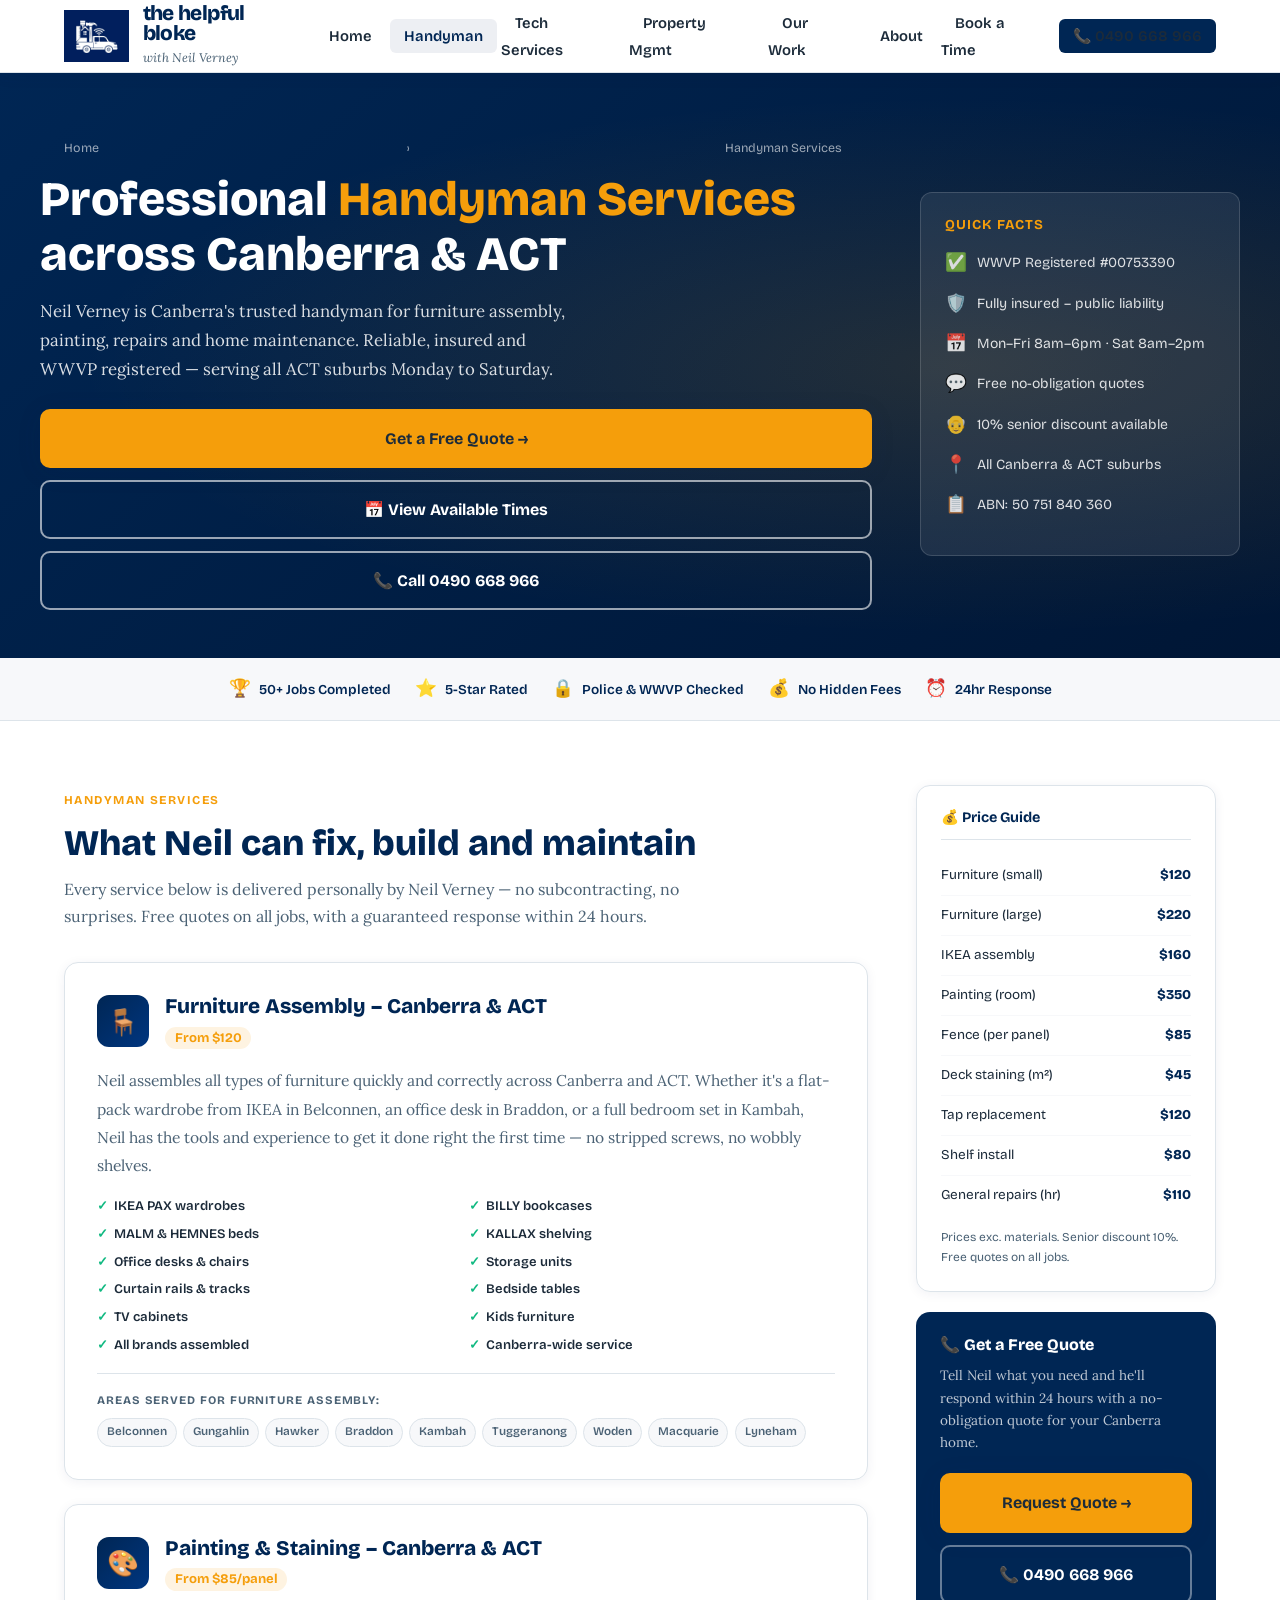
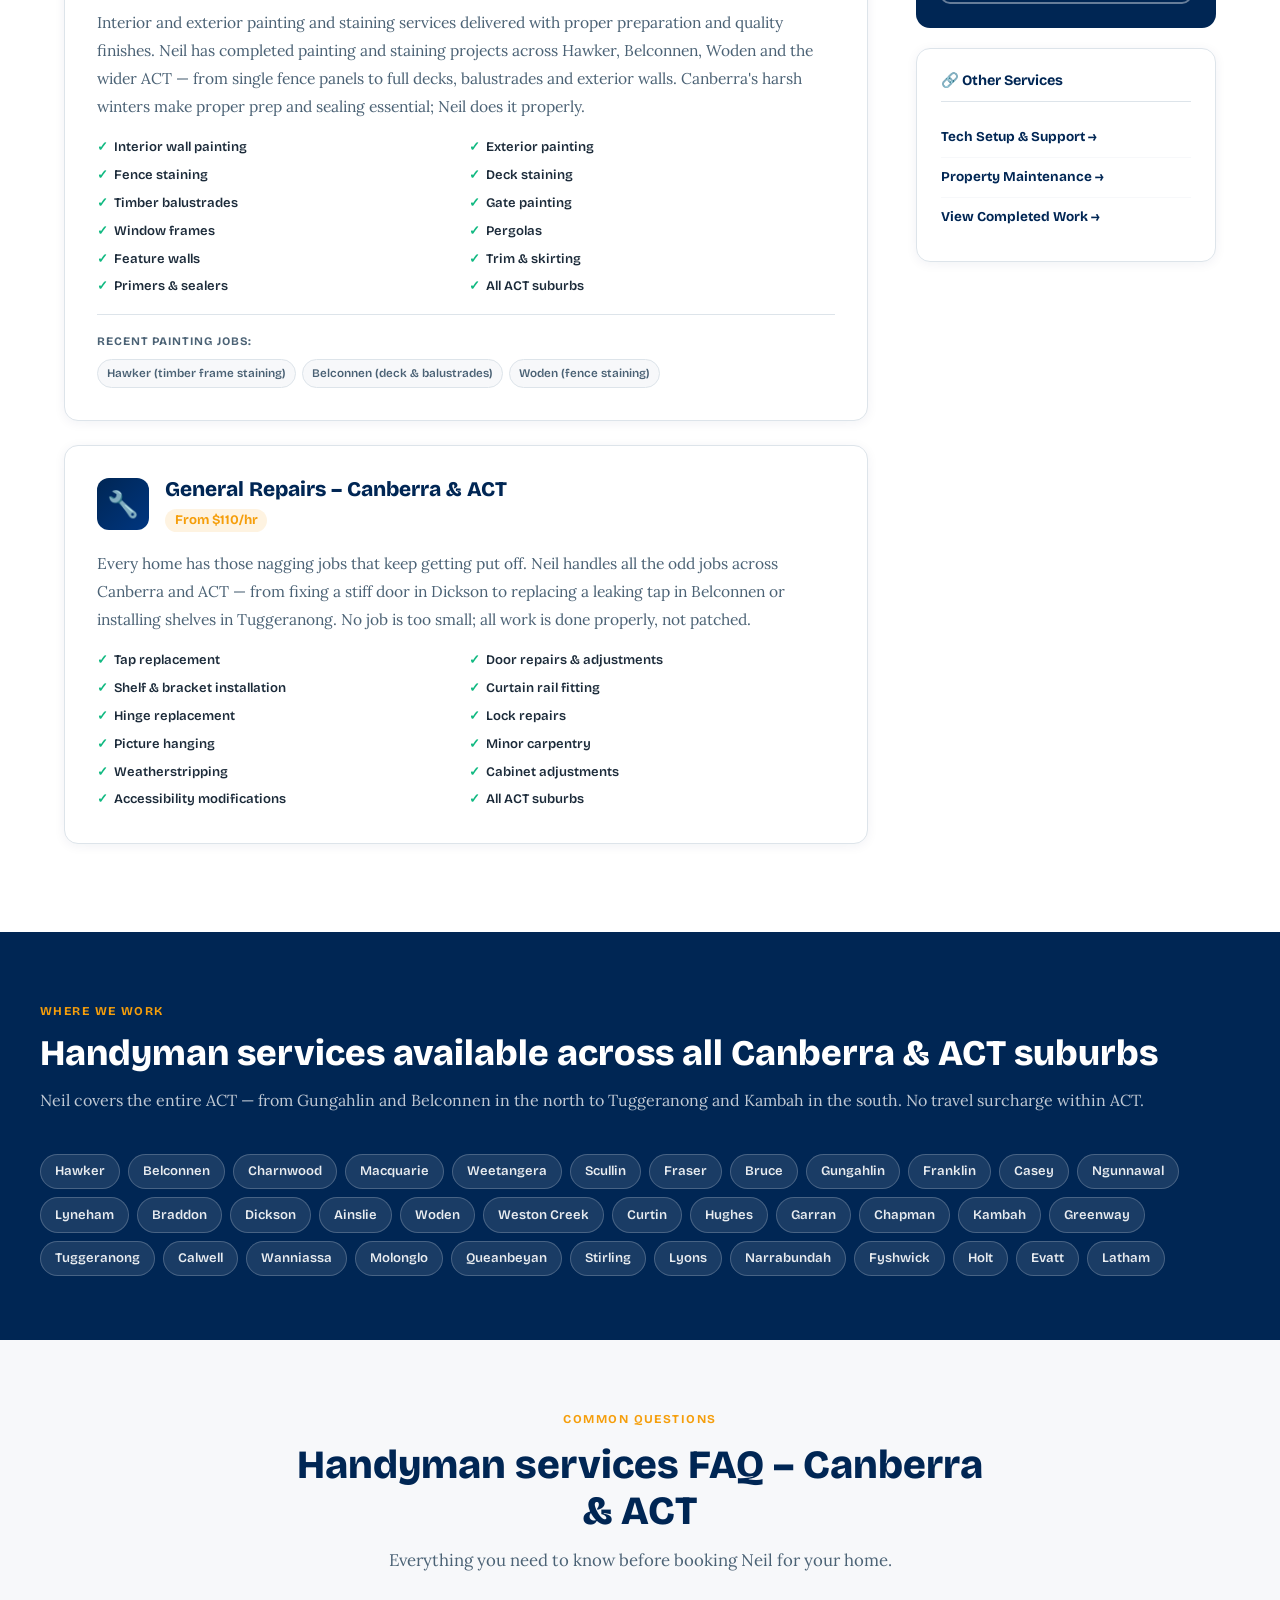
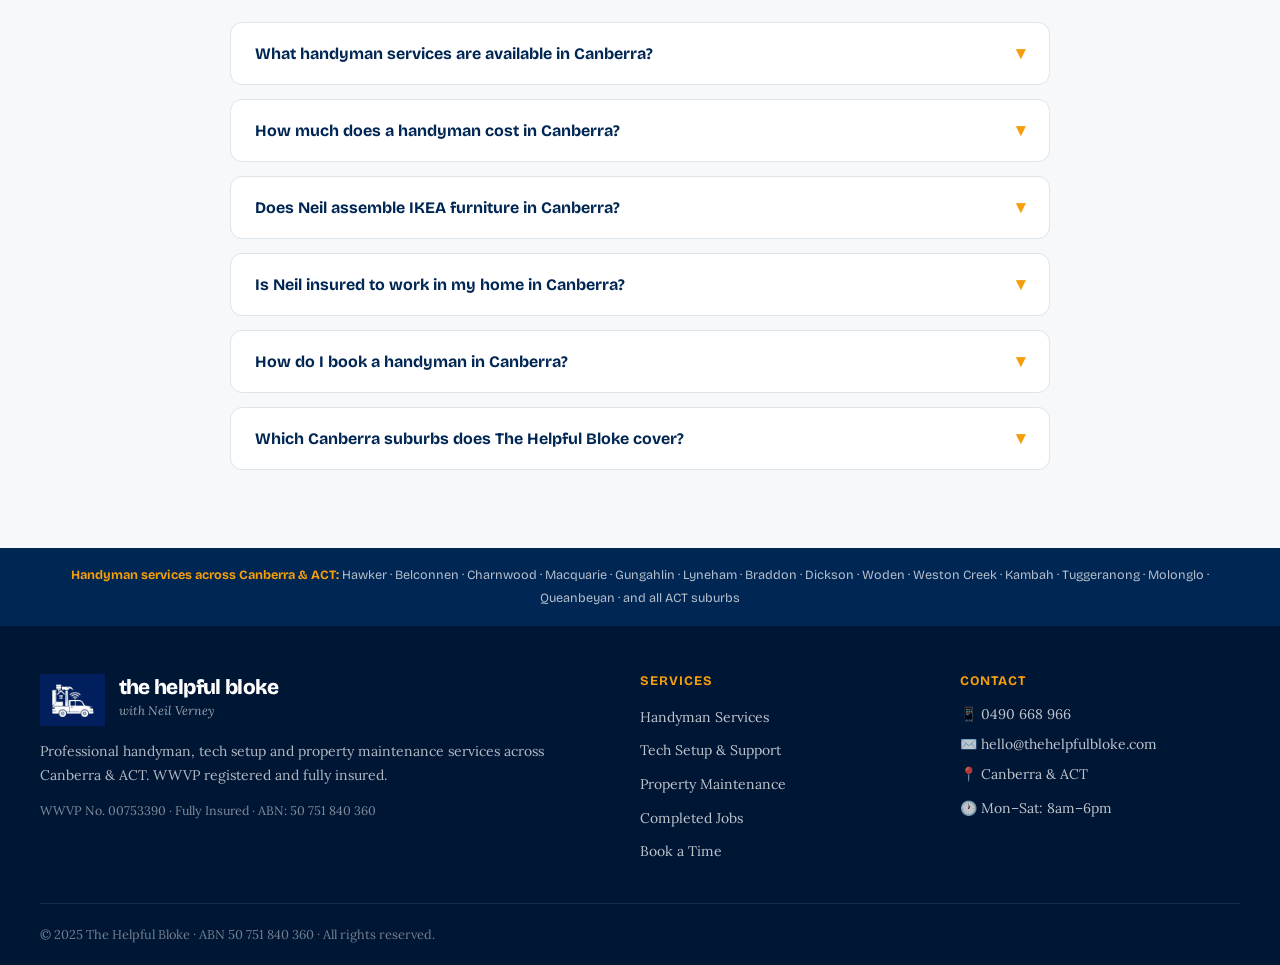
<file: services-handyman.html>
<!DOCTYPE html>
<html lang="en">
<head>
  <meta charset="UTF-8">
  <meta name="viewport" content="width=device-width, initial-scale=1.0">

  <!-- ═══ PRIMARY SEO SIGNALS ═══ -->
  <title>Handyman Services Canberra ACT | Furniture Assembly, Painting, Repairs – The Helpful Bloke</title>
  <meta name="description" content="Professional handyman services across Canberra & ACT. Neil Verney offers furniture assembly (IKEA, all brands), interior & exterior painting, tap repairs, shelf installation, door fixing and general home maintenance. WWVP registered, fully insured. Free quotes. Call 0490 668 966.">
  <meta name="keywords" content="handyman Canberra, handyman ACT, furniture assembly Canberra, IKEA assembly Canberra, painting Canberra ACT, tap repair Canberra, shelf installation Canberra, door repair Canberra, handyman Belconnen, handyman Gungahlin, handyman Tuggeranong, handyman Woden, handyman Hawker, handyman Braddon, handyman Kambah, handyman Macquarie, general repairs Canberra, property repairs ACT, cheap handyman Canberra, affordable handyman ACT, insured handyman Canberra">

  <!-- ═══ GEO TARGETING ═══ -->
  <meta name="geo.region" content="AU-ACT">
  <meta name="geo.placename" content="Canberra, Australian Capital Territory">
  <meta name="geo.position" content="-35.2809;149.1300">
  <meta name="ICBM" content="-35.2809, 149.1300">

  <!-- ═══ OPEN GRAPH ═══ -->
  <meta property="og:type" content="website">
  <meta property="og:title" content="Handyman Services Canberra ACT – The Helpful Bloke">
  <meta property="og:description" content="Furniture assembly, painting, tap repairs, shelf installation and general home maintenance across Canberra & ACT. WWVP registered, fully insured. Free quotes.">
  <meta property="og:url" content="https://thehelpfulbloke.com/services-handyman.html">
  <meta property="og:image" content="https://thehelpfulbloke.com/logo.png">
  <meta property="og:site_name" content="The Helpful Bloke">
  <meta property="og:locale" content="en_AU">

  <!-- ═══ TWITTER CARD ═══ -->
  <meta name="twitter:card" content="summary">
  <meta name="twitter:title" content="Handyman Services Canberra ACT – The Helpful Bloke">
  <meta name="twitter:description" content="Professional furniture assembly, painting, tap repairs & general repairs across Canberra & ACT. WWVP registered. Free quotes. 0490 668 966.">

  <link rel="canonical" href="https://thehelpfulbloke.com/services-handyman.html">
  <link rel="stylesheet" href="style.css">

  <!-- ═══ STRUCTURED DATA: Service + LocalBusiness + FAQPage + BreadcrumbList ═══ -->
  <script type="application/ld+json">
  {
    "@context": "https://schema.org",
    "@graph": [
      {
        "@type": "LocalBusiness",
        "@id": "https://thehelpfulbloke.com/#business",
        "name": "The Helpful Bloke",
        "alternateName": "Neil Verney Handyman Services",
        "description": "Professional handyman and property maintenance services across Canberra and the ACT. WWVP registered, fully insured.",
        "url": "https://thehelpfulbloke.com",
        "logo": "https://thehelpfulbloke.com/logo.png",
        "image": "https://thehelpfulbloke.com/logo.png",
        "telephone": "+61490668966",
        "email": "hello@thehelpfulbloke.com",
        "taxID": "50 751 840 360",
        "priceRange": "$$",
        "currenciesAccepted": "AUD",
        "paymentAccepted": "Cash, EFT, Bank Transfer",
        "address": {
          "@type": "PostalAddress",
          "addressLocality": "Canberra",
          "addressRegion": "ACT",
          "postalCode": "2600",
          "addressCountry": "AU"
        },
        "geo": {
          "@type": "GeoCoordinates",
          "latitude": -35.2809,
          "longitude": 149.1300
        },
        "areaServed": [
          {"@type": "City", "name": "Canberra", "sameAs": "https://en.wikipedia.org/wiki/Canberra"},
          {"@type": "AdministrativeArea", "name": "Australian Capital Territory"},
          {"@type": "Suburb", "name": "Belconnen ACT 2617"},
          {"@type": "Suburb", "name": "Gungahlin ACT 2912"},
          {"@type": "Suburb", "name": "Tuggeranong ACT 2900"},
          {"@type": "Suburb", "name": "Woden ACT 2606"},
          {"@type": "Suburb", "name": "Weston Creek ACT 2611"},
          {"@type": "Suburb", "name": "North Canberra ACT"},
          {"@type": "Suburb", "name": "South Canberra ACT"},
          {"@type": "Suburb", "name": "Hawker ACT 2614"},
          {"@type": "Suburb", "name": "Kambah ACT 2902"},
          {"@type": "Suburb", "name": "Braddon ACT 2612"},
          {"@type": "Suburb", "name": "Macquarie ACT 2614"},
          {"@type": "City", "name": "Queanbeyan NSW"}
        ],
        "openingHoursSpecification": [
          {
            "@type": "OpeningHoursSpecification",
            "dayOfWeek": ["Monday","Tuesday","Wednesday","Thursday","Friday"],
            "opens": "08:00",
            "closes": "18:00"
          },
          {
            "@type": "OpeningHoursSpecification",
            "dayOfWeek": "Saturday",
            "opens": "08:00",
            "closes": "14:00"
          }
        ],
        "hasCredential": [
          {
            "@type": "EducationalOccupationalCredential",
            "credentialCategory": "Working with Vulnerable People Registration",
            "recognizedBy": {"@type": "Organization", "name": "ACT Government"},
            "identifier": "00753390"
          }
        ],
        "knowsAbout": [
          "Furniture Assembly","IKEA Assembly","Flatpack Assembly",
          "Painting","Staining","Interior Painting","Exterior Painting",
          "General Repairs","Tap Replacement","Shelf Installation",
          "Curtain Rail Installation","Door Repair","Property Maintenance",
          "Lawn Care","Artificial Turf Installation","Tech Setup"
        ]
      },
      {
        "@type": "Service",
        "@id": "https://thehelpfulbloke.com/services-handyman.html#service",
        "name": "Handyman Services Canberra",
        "description": "Professional handyman and home maintenance services across Canberra and ACT. Furniture assembly, painting, staining, general repairs, tap replacement, shelf installation, curtain rails and more.",
        "provider": {"@id": "https://thehelpfulbloke.com/#business"},
        "areaServed": {"@type": "AdministrativeArea", "name": "Canberra ACT Australia"},
        "serviceType": "Handyman",
        "hasOfferCatalog": {
          "@type": "OfferCatalog",
          "name": "Handyman Services",
          "itemListElement": [
            {
              "@type": "Offer",
              "itemOffered": {"@type": "Service", "name": "Furniture Assembly Canberra", "description": "IKEA flatpack, office furniture, bed frames, wardrobes, storage units, shelving and curtain rail installation. All brands across Canberra and ACT."},
              "priceSpecification": {"@type": "PriceSpecification", "priceCurrency": "AUD", "minPrice": "120", "maxPrice": "250"}
            },
            {
              "@type": "Offer",
              "itemOffered": {"@type": "Service", "name": "Painting and Staining Canberra", "description": "Interior and exterior painting, fence staining, deck staining, gate painting, balustrade painting and timber staining across Canberra ACT."},
              "priceSpecification": {"@type": "PriceSpecification", "priceCurrency": "AUD", "minPrice": "85"}
            },
            {
              "@type": "Offer",
              "itemOffered": {"@type": "Service", "name": "Tap Repair and Replacement Canberra", "description": "Leaking tap repair, tap replacement, washer replacement for kitchens, bathrooms and outdoor taps across Canberra and ACT."},
              "priceSpecification": {"@type": "PriceSpecification", "priceCurrency": "AUD", "minPrice": "120", "maxPrice": "180"}
            },
            {
              "@type": "Offer",
              "itemOffered": {"@type": "Service", "name": "Shelf and Bracket Installation Canberra", "description": "Wall-mounted shelves, floating shelves, bracket installation and picture hanging across Canberra and ACT."},
              "priceSpecification": {"@type": "PriceSpecification", "priceCurrency": "AUD", "minPrice": "80"}
            },
            {
              "@type": "Offer",
              "itemOffered": {"@type": "Service", "name": "General Repairs Canberra", "description": "Door repairs, hinge replacement, lock fixes, minor carpentry and all odd jobs around the house across Canberra and ACT."},
              "priceSpecification": {"@type": "PriceSpecification", "priceCurrency": "AUD", "minPrice": "110", "description": "Per hour"}
            }
          ]
        }
      },
      {
        "@type": "BreadcrumbList",
        "itemListElement": [
          {"@type": "ListItem", "position": 1, "name": "Home", "item": "https://thehelpfulbloke.com/"},
          {"@type": "ListItem", "position": 2, "name": "Handyman Services", "item": "https://thehelpfulbloke.com/services-handyman.html"}
        ]
      },
      {
        "@type": "FAQPage",
        "mainEntity": [
          {
            "@type": "Question",
            "name": "What handyman services does The Helpful Bloke offer in Canberra?",
            "acceptedAnswer": {
              "@type": "Answer",
              "text": "The Helpful Bloke offers a full range of handyman services across Canberra and ACT including furniture assembly (IKEA and all brands), interior and exterior painting, timber staining, tap replacement, shelf and curtain rail installation, door repairs, minor plumbing and general property repairs. All work is done by Neil Verney, who is WWVP registered and fully insured."
            }
          },
          {
            "@type": "Question",
            "name": "How much does a handyman cost in Canberra?",
            "acceptedAnswer": {
              "@type": "Answer",
              "text": "The Helpful Bloke charges from $110 per hour for general repairs, $120 for furniture assembly and $85 per panel for fence painting. Free, no-obligation quotes are available for all jobs. Senior residents in Canberra and ACT receive a 10% discount. Prices are transparent with no hidden call-out fees."
            }
          },
          {
            "@type": "Question",
            "name": "Is The Helpful Bloke insured and registered to work in Canberra?",
            "acceptedAnswer": {
              "@type": "Answer",
              "text": "Yes. Neil Verney holds a current Working with Vulnerable People (WWVP) registration (No. 00753390) issued by the ACT Government, and carries full public liability insurance. ABN is 50 751 840 360. All work across Canberra and ACT is covered."
            }
          },
          {
            "@type": "Question",
            "name": "Which suburbs in Canberra does The Helpful Bloke service?",
            "acceptedAnswer": {
              "@type": "Answer",
              "text": "The Helpful Bloke services all suburbs across Canberra and ACT including Belconnen, Gungahlin, Hawker, Macquarie, Charnwood, Lyneham, Braddon, Dickson, Ainslie, Woden, Weston Creek, Curtin, Hughes, Tuggeranong, Kambah, Greenway, Calwell, Wanniassa, Molonglo Valley, and Queanbeyan."
            }
          },
          {
            "@type": "Question",
            "name": "Does The Helpful Bloke assemble IKEA furniture in Canberra?",
            "acceptedAnswer": {
              "@type": "Answer",
              "text": "Yes. Neil assembles all IKEA flatpack furniture including BILLY bookcases, PAX wardrobes, HEMNES beds, KALLAX shelves, MALM drawers and desks across Canberra and ACT. He also assembles furniture from all other brands. Assembly starts from $120 for small items and $160–$220 for larger pieces."
            }
          },
          {
            "@type": "Question",
            "name": "How do I book a handyman in Canberra?",
            "acceptedAnswer": {
              "@type": "Answer",
              "text": "You can book The Helpful Bloke by calling or texting 0490 668 966, emailing hello@thehelpfulbloke.com, or submitting a free quote request on the website. Neil responds within 24 hours and offers Monday to Saturday appointments across all Canberra and ACT suburbs."
            }
          }
        ]
      }
    ]
  }
  </script>

  <style>
    /* ── Page Hero ── */
    .svc-hero {
      background: linear-gradient(140deg, var(--navy) 0%, var(--navy-d) 100%);
      color: white; padding: 4rem 1.5rem 3rem; position: relative; overflow: hidden;
    }
    .svc-hero::before {
      content: ''; position: absolute; inset: 0;
      background: radial-gradient(ellipse at 75% 50%, rgba(245,158,11,0.14) 0%, transparent 65%);
    }
    .svc-hero-inner { max-width: var(--max); margin: 0 auto; position: relative; z-index: 1; display: grid; grid-template-columns: 1fr 320px; gap: 3rem; align-items: center; }
    .breadcrumb { font-family: 'Bricolage Grotesque', sans-serif; font-size: 0.78rem; color: rgba(255,255,255,0.6); margin-bottom: 0.875rem; }
    .breadcrumb a { color: rgba(255,255,255,0.6); }
    .breadcrumb a:hover { color: white; }
    .breadcrumb span { margin: 0 0.4rem; }
    .svc-hero h1 { font-size: clamp(1.9rem, 4.5vw, 3rem); margin-bottom: 0.875rem; line-height: 1.15; }
    .svc-hero h1 strong { color: var(--amber); font-weight: 800; }
    .svc-hero .lead { font-size: 1.05rem; color: rgba(255,255,255,0.85); line-height: 1.75; margin-bottom: 1.5rem; max-width: 540px; }
    .hero-cta-stack { display: flex; flex-direction: column; gap: 0.75rem; }
    .quick-facts { background: rgba(255,255,255,0.08); border: 1px solid rgba(255,255,255,0.15); border-radius: 12px; padding: 1.5rem; }
    .quick-facts h3 { font-size: 0.85rem; font-family: 'Bricolage Grotesque', sans-serif; font-weight: 700; text-transform: uppercase; letter-spacing: 0.08em; color: var(--amber); margin-bottom: 1rem; }
    .qf-row { display: flex; align-items: center; gap: 0.65rem; margin-bottom: 0.65rem; font-family: 'Bricolage Grotesque', sans-serif; font-size: 0.875rem; color: rgba(255,255,255,0.85); }
    .qf-icon { font-size: 1.1rem; flex-shrink: 0; }

    /* ── Content Layout ── */
    .content-wrap { max-width: var(--max); margin: 0 auto; padding: 4rem 1.5rem; display: grid; grid-template-columns: 1fr 300px; gap: 3rem; align-items: start; }
    .content-main {}
    .content-sidebar { position: sticky; top: 90px; }

    /* ── Service Detail Cards ── */
    .svc-detail { background: white; border: 1px solid var(--border); border-radius: 14px; padding: 2rem; margin-bottom: 1.5rem; box-shadow: 0 2px 12px rgba(0,38,84,0.06); }
    .svc-detail-head { display: flex; align-items: flex-start; gap: 1rem; margin-bottom: 1rem; }
    .svc-detail-icon { width: 52px; height: 52px; background: linear-gradient(135deg, var(--navy), var(--navy-l)); border-radius: 12px; display: flex; align-items: center; justify-content: center; font-size: 1.6rem; flex-shrink: 0; }
    .svc-detail-title { }
    .svc-detail-title h2 { font-size: 1.3rem; color: var(--navy); margin-bottom: 0.25rem; }
    .svc-detail-title .price-range { font-family: 'Bricolage Grotesque', sans-serif; font-size: 0.82rem; font-weight: 700; color: var(--amber); background: rgba(245,158,11,0.12); padding: 0.2rem 0.6rem; border-radius: 50px; }
    .svc-detail p { color: var(--muted); line-height: 1.8; margin-bottom: 1rem; font-size: 0.975rem; }
    .svc-detail ul { list-style: none; display: grid; grid-template-columns: 1fr 1fr; gap: 0.35rem; }
    .svc-detail ul li { font-family: 'Bricolage Grotesque', sans-serif; font-size: 0.82rem; font-weight: 600; color: var(--text); display: flex; align-items: center; gap: 0.4rem; }
    .svc-detail ul li::before { content: '✓'; color: var(--green); font-weight: 800; }
    .suburb-tag-wrap { margin-top: 1rem; padding-top: 1rem; border-top: 1px solid var(--border); }
    .suburb-tag-wrap p { font-family: 'Bricolage Grotesque', sans-serif; font-size: 0.72rem; font-weight: 700; text-transform: uppercase; letter-spacing: 0.08em; color: var(--muted); margin-bottom: 0.5rem; }
    .suburb-tags { display: flex; flex-wrap: wrap; gap: 0.4rem; }
    .suburb-tag { font-family: 'Bricolage Grotesque', sans-serif; font-size: 0.73rem; font-weight: 600; background: var(--off); border: 1px solid var(--border); border-radius: 50px; padding: 0.2rem 0.55rem; color: var(--muted); }

    /* ── FAQ Section ── */
    .faq-section { background: var(--off); padding: 4rem 1.5rem; }
    .faq-inner { max-width: 820px; margin: 0 auto; }
    .faq-item { background: white; border: 1px solid var(--border); border-radius: 12px; margin-bottom: 0.875rem; overflow: hidden; }
    .faq-q { width: 100%; text-align: left; padding: 1.25rem 1.5rem; background: none; border: none; cursor: pointer; display: flex; justify-content: space-between; align-items: center; gap: 1rem; font-family: 'Bricolage Grotesque', sans-serif; font-size: 1rem; font-weight: 700; color: var(--navy); }
    .faq-q:hover { background: var(--off); }
    .faq-chevron { font-size: 1.1rem; transition: transform 0.25s; flex-shrink: 0; color: var(--amber); }
    .faq-item.open .faq-chevron { transform: rotate(180deg); }
    .faq-a { display: none; padding: 0 1.5rem 1.25rem; color: var(--muted); font-size: 0.975rem; line-height: 1.8; border-top: 1px solid var(--border); padding-top: 1.1rem; }
    .faq-item.open .faq-a { display: block; }

    /* ── Sidebar ── */
    .sidebar-card { background: white; border: 1px solid var(--border); border-radius: 14px; padding: 1.5rem; margin-bottom: 1.25rem; box-shadow: 0 2px 12px rgba(0,38,84,0.06); }
    .sidebar-card h3 { font-size: 0.9rem; font-family: 'Bricolage Grotesque', sans-serif; font-weight: 700; color: var(--navy); margin-bottom: 1rem; padding-bottom: 0.75rem; border-bottom: 1px solid var(--border); }
    .sidebar-list { list-style: none; }
    .sidebar-list li { padding: 0.5rem 0; border-bottom: 1px solid var(--off); font-family: 'Bricolage Grotesque', sans-serif; font-size: 0.845rem; color: var(--text); display: flex; justify-content: space-between; }
    .sidebar-list li:last-child { border-bottom: none; }
    .sidebar-price { font-weight: 800; color: var(--navy); }
    .cta-card { background: var(--navy); border-radius: 14px; padding: 1.5rem; color: white; }
    .cta-card h3 { font-size: 1rem; color: white; margin-bottom: 0.6rem; font-family: 'Bricolage Grotesque', sans-serif; }
    .cta-card p { font-size: 0.845rem; color: rgba(255,255,255,0.75); margin-bottom: 1.25rem; line-height: 1.65; }
    .cta-card .btn { width: 100%; justify-content: center; }

    /* ── Areas Section ── */
    .areas-section { background: var(--navy); padding: 4rem 1.5rem; color: white; }
    .areas-inner { max-width: var(--max); margin: 0 auto; }
    .areas-section h2 { font-size: clamp(1.6rem,3vw,2.25rem); margin-bottom: 0.75rem; color: white; }
    .areas-section .lead { color: rgba(255,255,255,0.75); margin-bottom: 2.5rem; font-size: 1rem; }
    .suburbs-cloud { display: flex; flex-wrap: wrap; gap: 0.5rem; }
    .suburb-pill { font-family: 'Bricolage Grotesque', sans-serif; font-size: 0.82rem; font-weight: 600; background: rgba(255,255,255,0.1); border: 1px solid rgba(255,255,255,0.2); border-radius: 50px; padding: 0.35rem 0.875rem; color: rgba(255,255,255,0.9); transition: all 0.2s; }
    .suburb-pill:hover { background: var(--amber); color: var(--navy-d); border-color: var(--amber); }

    @media (max-width: 960px) { .svc-hero-inner { grid-template-columns: 1fr; } .quick-facts { max-width: 480px; } .content-wrap { grid-template-columns: 1fr; } .content-sidebar { position: static; } }
    @media (max-width: 640px) { .svc-detail ul { grid-template-columns: 1fr; } }
  </style>
</head>
<body>
<a href="#main" class="skip-link">Skip to main content</a>

<header>
  <nav aria-label="Main navigation">
    <a href="index.html" class="logo">
      <img src="logo.png" alt="The Helpful Bloke – Canberra Handyman" width="52" height="52">
      <div class="logo-text"><span class="logo-name">the helpful bloke</span><span class="logo-sub">with Neil Verney</span></div>
    </a>
    <ul class="nav-links" id="navMenu">
      <li><a href="index.html">Home</a></li>
      <li><a href="services-handyman.html" class="active">Handyman</a></li>
      <li><a href="services-tech.html">Tech Services</a></li>
      <li><a href="services-property.html">Property Mgmt</a></li>
      <li><a href="portfolio.html">Our Work</a></li>
      <li><a href="about.html">About</a></li>
      <li><a href="scheduler.html">Book a Time</a></li>
      <li><a href="tel:+61490668966" class="nav-cta">📞 0490 668 966</a></li>
    </ul>
    <button class="hamburger" id="hamburger" aria-label="Toggle navigation" aria-expanded="false">☰</button>
  </nav>
</header>

<main id="main">

  <!-- HERO -->
  <div class="svc-hero" role="banner">
    <div class="svc-hero-inner">
      <div>
        <nav class="breadcrumb" aria-label="Breadcrumb">
          <a href="index.html">Home</a><span>›</span><span>Handyman Services</span>
        </nav>
        <h1>Professional <strong>Handyman Services</strong> across Canberra & ACT</h1>
        <p class="lead">Neil Verney is Canberra's trusted handyman for furniture assembly, painting, repairs and home maintenance. Reliable, insured and WWVP registered — serving all ACT suburbs Monday to Saturday.</p>
        <div class="hero-cta-stack">
          <a href="index.html#snap3" class="btn btn-primary" style="justify-content:center;">Get a Free Quote →</a>
          <a href="scheduler.html" class="btn btn-ghost" style="justify-content:center;">📅 View Available Times</a>
          <a href="tel:+61490668966" class="btn btn-ghost" style="justify-content:center;">📞 Call 0490 668 966</a>
        </div>
      </div>
      <div class="quick-facts" aria-label="Quick facts">
        <h3>Quick Facts</h3>
        <div class="qf-row"><span class="qf-icon">✅</span>WWVP Registered #00753390</div>
        <div class="qf-row"><span class="qf-icon">🛡️</span>Fully insured – public liability</div>
        <div class="qf-row"><span class="qf-icon">📅</span>Mon–Fri 8am–6pm · Sat 8am–2pm</div>
        <div class="qf-row"><span class="qf-icon">💬</span>Free no-obligation quotes</div>
        <div class="qf-row"><span class="qf-icon">👴</span>10% senior discount available</div>
        <div class="qf-row"><span class="qf-icon">📍</span>All Canberra & ACT suburbs</div>
        <div class="qf-row"><span class="qf-icon">📋</span>ABN: 50 751 840 360</div>
      </div>
    </div>
  </div>

  <!-- TRUST BAR -->
  <div class="trust-bar"><div class="inner">
    <div class="trust-item"><span class="icon">🏆</span>50+ Jobs Completed</div>
    <div class="trust-item"><span class="icon">⭐</span>5-Star Rated</div>
    <div class="trust-item"><span class="icon">🔒</span>Police & WWVP Checked</div>
    <div class="trust-item"><span class="icon">💰</span>No Hidden Fees</div>
    <div class="trust-item"><span class="icon">⏰</span>24hr Response</div>
  </div></div>

  <!-- MAIN CONTENT -->
  <div class="content-wrap">
    <article class="content-main" itemscope itemtype="https://schema.org/Service">
      <meta itemprop="name" content="Handyman Services Canberra">
      <meta itemprop="description" content="Professional handyman services across Canberra and ACT including furniture assembly, painting, repairs and maintenance.">

      <div class="section-head" style="text-align:left;max-width:none;margin-bottom:2rem;">
        <span class="label">Handyman Services</span>
        <h2 style="font-size:clamp(1.6rem,3vw,2.25rem);color:var(--navy);">What Neil can fix, build and maintain</h2>
        <p style="color:var(--muted);font-size:1rem;max-width:640px;">Every service below is delivered personally by Neil Verney — no subcontracting, no surprises. Free quotes on all jobs, with a guaranteed response within 24 hours.</p>
      </div>

      <!-- Service: Furniture Assembly -->
      <div class="svc-detail" itemscope itemtype="https://schema.org/Service">
        <meta itemprop="name" content="Furniture Assembly Canberra">
        <meta itemprop="areaServed" content="Canberra ACT">
        <div class="svc-detail-head">
          <div class="svc-detail-icon" aria-hidden="true">🪑</div>
          <div class="svc-detail-title">
            <h2 itemprop="name">Furniture Assembly – Canberra & ACT</h2>
            <span class="price-range">From $120</span>
          </div>
        </div>
        <p itemprop="description">Neil assembles all types of furniture quickly and correctly across Canberra and ACT. Whether it's a flat-pack wardrobe from IKEA in Belconnen, an office desk in Braddon, or a full bedroom set in Kambah, Neil has the tools and experience to get it done right the first time — no stripped screws, no wobbly shelves.</p>
        <ul>
          <li>IKEA PAX wardrobes</li><li>BILLY bookcases</li>
          <li>MALM & HEMNES beds</li><li>KALLAX shelving</li>
          <li>Office desks & chairs</li><li>Storage units</li>
          <li>Curtain rails & tracks</li><li>Bedside tables</li>
          <li>TV cabinets</li><li>Kids furniture</li>
          <li>All brands assembled</li><li>Canberra-wide service</li>
        </ul>
        <div class="suburb-tag-wrap">
          <p>Areas served for furniture assembly:</p>
          <div class="suburb-tags">
            <span class="suburb-tag">Belconnen</span><span class="suburb-tag">Gungahlin</span><span class="suburb-tag">Hawker</span>
            <span class="suburb-tag">Braddon</span><span class="suburb-tag">Kambah</span><span class="suburb-tag">Tuggeranong</span>
            <span class="suburb-tag">Woden</span><span class="suburb-tag">Macquarie</span><span class="suburb-tag">Lyneham</span>
          </div>
        </div>
      </div>

      <!-- Service: Painting & Staining -->
      <div class="svc-detail" itemscope itemtype="https://schema.org/Service">
        <meta itemprop="name" content="Painting and Staining Canberra ACT">
        <div class="svc-detail-head">
          <div class="svc-detail-icon" aria-hidden="true">🎨</div>
          <div class="svc-detail-title">
            <h2 itemprop="name">Painting & Staining – Canberra & ACT</h2>
            <span class="price-range">From $85/panel</span>
          </div>
        </div>
        <p itemprop="description">Interior and exterior painting and staining services delivered with proper preparation and quality finishes. Neil has completed painting and staining projects across Hawker, Belconnen, Woden and the wider ACT — from single fence panels to full decks, balustrades and exterior walls. Canberra's harsh winters make proper prep and sealing essential; Neil does it properly.</p>
        <ul>
          <li>Interior wall painting</li><li>Exterior painting</li>
          <li>Fence staining</li><li>Deck staining</li>
          <li>Timber balustrades</li><li>Gate painting</li>
          <li>Window frames</li><li>Pergolas</li>
          <li>Feature walls</li><li>Trim & skirting</li>
          <li>Primers & sealers</li><li>All ACT suburbs</li>
        </ul>
        <div class="suburb-tag-wrap">
          <p>Recent painting jobs:</p>
          <div class="suburb-tags">
            <span class="suburb-tag">Hawker (timber frame staining)</span>
            <span class="suburb-tag">Belconnen (deck & balustrades)</span>
            <span class="suburb-tag">Woden (fence staining)</span>
          </div>
        </div>
      </div>

      <!-- Service: General Repairs -->
      <div class="svc-detail" itemscope itemtype="https://schema.org/Service">
        <meta itemprop="name" content="General Repairs Canberra">
        <div class="svc-detail-head">
          <div class="svc-detail-icon" aria-hidden="true">🔧</div>
          <div class="svc-detail-title">
            <h2 itemprop="name">General Repairs – Canberra & ACT</h2>
            <span class="price-range">From $110/hr</span>
          </div>
        </div>
        <p itemprop="description">Every home has those nagging jobs that keep getting put off. Neil handles all the odd jobs across Canberra and ACT — from fixing a stiff door in Dickson to replacing a leaking tap in Belconnen or installing shelves in Tuggeranong. No job is too small; all work is done properly, not patched.</p>
        <ul>
          <li>Tap replacement</li><li>Door repairs & adjustments</li>
          <li>Shelf & bracket installation</li><li>Curtain rail fitting</li>
          <li>Hinge replacement</li><li>Lock repairs</li>
          <li>Picture hanging</li><li>Minor carpentry</li>
          <li>Weatherstripping</li><li>Cabinet adjustments</li>
          <li>Accessibility modifications</li><li>All ACT suburbs</li>
        </ul>
      </div>

    </article>

    <!-- SIDEBAR -->
    <aside class="content-sidebar" aria-label="Service pricing and contact">
      <div class="sidebar-card">
        <h3>💰 Price Guide</h3>
        <ul class="sidebar-list">
          <li><span>Furniture (small)</span><span class="sidebar-price">$120</span></li>
          <li><span>Furniture (large)</span><span class="sidebar-price">$220</span></li>
          <li><span>IKEA assembly</span><span class="sidebar-price">$160</span></li>
          <li><span>Painting (room)</span><span class="sidebar-price">$350</span></li>
          <li><span>Fence (per panel)</span><span class="sidebar-price">$85</span></li>
          <li><span>Deck staining (m²)</span><span class="sidebar-price">$45</span></li>
          <li><span>Tap replacement</span><span class="sidebar-price">$120</span></li>
          <li><span>Shelf install</span><span class="sidebar-price">$80</span></li>
          <li><span>General repairs (hr)</span><span class="sidebar-price">$110</span></li>
        </ul>
        <p style="font-size:0.75rem;color:var(--muted);margin-top:0.75rem;font-family:'Bricolage Grotesque',sans-serif;">Prices exc. materials. Senior discount 10%. Free quotes on all jobs.</p>
      </div>

      <div class="cta-card">
        <h3>📞 Get a Free Quote</h3>
        <p>Tell Neil what you need and he'll respond within 24 hours with a no-obligation quote for your Canberra home.</p>
        <a href="index.html#snap3" class="btn btn-primary" style="margin-bottom:0.75rem;">Request Quote →</a>
        <a href="tel:+61490668966" class="btn btn-ghost" style="width:100%;justify-content:center;border-color:rgba(255,255,255,0.4);">📞 0490 668 966</a>
      </div>

      <div class="sidebar-card" style="margin-top:1.25rem;">
        <h3>🔗 Other Services</h3>
        <ul class="sidebar-list">
          <li><a href="services-tech.html" style="color:var(--navy);font-family:'Bricolage Grotesque',sans-serif;font-weight:700;">Tech Setup & Support →</a></li>
          <li><a href="services-property.html" style="color:var(--navy);font-family:'Bricolage Grotesque',sans-serif;font-weight:700;">Property Maintenance →</a></li>
          <li><a href="portfolio.html" style="color:var(--navy);font-family:'Bricolage Grotesque',sans-serif;font-weight:700;">View Completed Work →</a></li>
        </ul>
      </div>
    </aside>
  </div>

  <!-- SERVICE AREAS -->
  <section class="areas-section" aria-labelledby="areas-h2">
    <div class="areas-inner">
      <span class="label">Where We Work</span>
      <h2 id="areas-h2">Handyman services available across all Canberra & ACT suburbs</h2>
      <p class="lead">Neil covers the entire ACT — from Gungahlin and Belconnen in the north to Tuggeranong and Kambah in the south. No travel surcharge within ACT.</p>
      <div class="suburbs-cloud" role="list" aria-label="Suburbs served">
        <span class="suburb-pill" role="listitem">Hawker</span><span class="suburb-pill" role="listitem">Belconnen</span>
        <span class="suburb-pill" role="listitem">Charnwood</span><span class="suburb-pill" role="listitem">Macquarie</span>
        <span class="suburb-pill" role="listitem">Weetangera</span><span class="suburb-pill" role="listitem">Scullin</span>
        <span class="suburb-pill" role="listitem">Fraser</span><span class="suburb-pill" role="listitem">Bruce</span>
        <span class="suburb-pill" role="listitem">Gungahlin</span><span class="suburb-pill" role="listitem">Franklin</span>
        <span class="suburb-pill" role="listitem">Casey</span><span class="suburb-pill" role="listitem">Ngunnawal</span>
        <span class="suburb-pill" role="listitem">Lyneham</span><span class="suburb-pill" role="listitem">Braddon</span>
        <span class="suburb-pill" role="listitem">Dickson</span><span class="suburb-pill" role="listitem">Ainslie</span>
        <span class="suburb-pill" role="listitem">Woden</span><span class="suburb-pill" role="listitem">Weston Creek</span>
        <span class="suburb-pill" role="listitem">Curtin</span><span class="suburb-pill" role="listitem">Hughes</span>
        <span class="suburb-pill" role="listitem">Garran</span><span class="suburb-pill" role="listitem">Chapman</span>
        <span class="suburb-pill" role="listitem">Kambah</span><span class="suburb-pill" role="listitem">Greenway</span>
        <span class="suburb-pill" role="listitem">Tuggeranong</span><span class="suburb-pill" role="listitem">Calwell</span>
        <span class="suburb-pill" role="listitem">Wanniassa</span><span class="suburb-pill" role="listitem">Molonglo</span>
        <span class="suburb-pill" role="listitem">Queanbeyan</span><span class="suburb-pill" role="listitem">Stirling</span>
        <span class="suburb-pill" role="listitem">Lyons</span><span class="suburb-pill" role="listitem">Narrabundah</span>
        <span class="suburb-pill" role="listitem">Fyshwick</span><span class="suburb-pill" role="listitem">Holt</span>
        <span class="suburb-pill" role="listitem">Evatt</span><span class="suburb-pill" role="listitem">Latham</span>
      </div>
    </div>
  </section>

  <!-- FAQ -->
  <section class="faq-section" aria-labelledby="faq-h2">
    <div class="faq-inner">
      <div class="section-head">
        <span class="label">Common Questions</span>
        <h2 id="faq-h2">Handyman services FAQ – Canberra & ACT</h2>
        <p>Everything you need to know before booking Neil for your home.</p>
      </div>
      <div id="faqList">
        <div class="faq-item">
          <button class="faq-q" aria-expanded="false">What handyman services are available in Canberra? <span class="faq-chevron" aria-hidden="true">▾</span></button>
          <div class="faq-a" role="region">The Helpful Bloke offers furniture assembly (IKEA and all brands), interior and exterior painting, timber staining, tap replacement, shelf and curtain rail installation, door repairs, minor plumbing, accessibility ramp construction and general property repairs across all Canberra and ACT suburbs.</div>
        </div>
        <div class="faq-item">
          <button class="faq-q" aria-expanded="false">How much does a handyman cost in Canberra? <span class="faq-chevron" aria-hidden="true">▾</span></button>
          <div class="faq-a" role="region">Neil charges from $110 per hour for general repairs, $120 for small furniture assembly, $160 for IKEA assembly and $85 per panel for fence painting. All quotes are free and there are no hidden call-out fees. Senior residents receive a 10% discount.</div>
        </div>
        <div class="faq-item">
          <button class="faq-q" aria-expanded="false">Does Neil assemble IKEA furniture in Canberra? <span class="faq-chevron" aria-hidden="true">▾</span></button>
          <div class="faq-a" role="region">Yes — Neil assembles all IKEA products including PAX wardrobes, BILLY bookcases, MALM beds, HEMNES dressers and KALLAX shelving across Canberra and ACT. He also assembles furniture from Harvey Norman, Fantastic Furniture, JYSK and all other brands. Assembly from $120 for small items.</div>
        </div>
        <div class="faq-item">
          <button class="faq-q" aria-expanded="false">Is Neil insured to work in my home in Canberra? <span class="faq-chevron" aria-hidden="true">▾</span></button>
          <div class="faq-a" role="region">Yes. Neil holds full public liability insurance and a current WWVP (Working with Vulnerable People) registration (No. 00753390) issued by the ACT Government. ABN is 50 751 840 360. All work across Canberra and ACT is fully covered.</div>
        </div>
        <div class="faq-item">
          <button class="faq-q" aria-expanded="false">How do I book a handyman in Canberra? <span class="faq-chevron" aria-hidden="true">▾</span></button>
          <div class="faq-a" role="region">Call or text 0490 668 966, email hello@thehelpfulbloke.com, or submit a quote request on this website. Neil responds within 24 hours and offers flexible Monday to Saturday appointments across all Canberra and ACT suburbs.</div>
        </div>
        <div class="faq-item">
          <button class="faq-q" aria-expanded="false">Which Canberra suburbs does The Helpful Bloke cover? <span class="faq-chevron" aria-hidden="true">▾</span></button>
          <div class="faq-a" role="region">Neil covers all ACT suburbs including Belconnen, Gungahlin, Hawker, Macquarie, Charnwood, Lyneham, Braddon, Dickson, Ainslie, Woden, Weston Creek, Curtin, Hughes, Tuggeranong, Kambah, Greenway, Calwell, Wanniassa, Molonglo Valley and Queanbeyan.</div>
        </div>
      </div>
    </div>
  </section>

</main>

<div class="suburbs-strip"><p><strong>Handyman services across Canberra & ACT:</strong> Hawker · Belconnen · Charnwood · Macquarie · Gungahlin · Lyneham · Braddon · Dickson · Woden · Weston Creek · Kambah · Tuggeranong · Molonglo · Queanbeyan · and all ACT suburbs</p></div>

<footer>
  <div class="footer-grid">
    <div class="footer-brand">
      <div class="logo" style="margin-bottom:0.875rem;"><img src="logo.png" alt="The Helpful Bloke Canberra" width="44" height="44"><div class="logo-text"><span class="logo-name">the helpful bloke</span><span class="logo-sub">with Neil Verney</span></div></div>
      <p>Professional handyman, tech setup and property maintenance services across Canberra & ACT. WWVP registered and fully insured.</p>
      <p class="creds">WWVP No. 00753390 · Fully Insured · ABN: 50 751 840 360</p>
    </div>
    <div>
      <h4>Services</h4>
      <ul class="footer-links">
        <li><a href="services-handyman.html">Handyman Services</a></li>
        <li><a href="services-tech.html">Tech Setup & Support</a></li>
        <li><a href="services-property.html">Property Maintenance</a></li>
        <li><a href="portfolio.html">Completed Jobs</a></li>
        <li><a href="scheduler.html">Book a Time</a></li>
      </ul>
    </div>
    <div class="footer-contact">
      <h4>Contact</h4>
      <p><a href="tel:+61490668966">📱 0490 668 966</a></p>
      <p><a href="mailto:hello@thehelpfulbloke.com">✉️ hello@thehelpfulbloke.com</a></p>
      <p>📍 Canberra & ACT</p>
      <p style="margin-top:0.6rem;">🕐 Mon–Sat: 8am–6pm</p>
    </div>
  </div>
  <div class="footer-bottom"><p>© 2025 The Helpful Bloke · ABN 50 751 840 360 · All rights reserved.</p></div>
</footer>

<script>
const ham=document.getElementById('hamburger'),menu=document.getElementById('navMenu');
ham.addEventListener('click',()=>{const o=menu.classList.toggle('open');ham.setAttribute('aria-expanded',o);ham.textContent=o?'✕':'☰';});
menu.querySelectorAll('a').forEach(a=>a.addEventListener('click',()=>{menu.classList.remove('open');ham.setAttribute('aria-expanded',false);ham.textContent='☰';}));

// FAQ accordion
document.querySelectorAll('.faq-q').forEach(btn=>{
  btn.addEventListener('click',()=>{
    const item=btn.closest('.faq-item');
    const open=item.classList.toggle('open');
    btn.setAttribute('aria-expanded',open);
  });
});
</script>
</body>
</html>
</file>
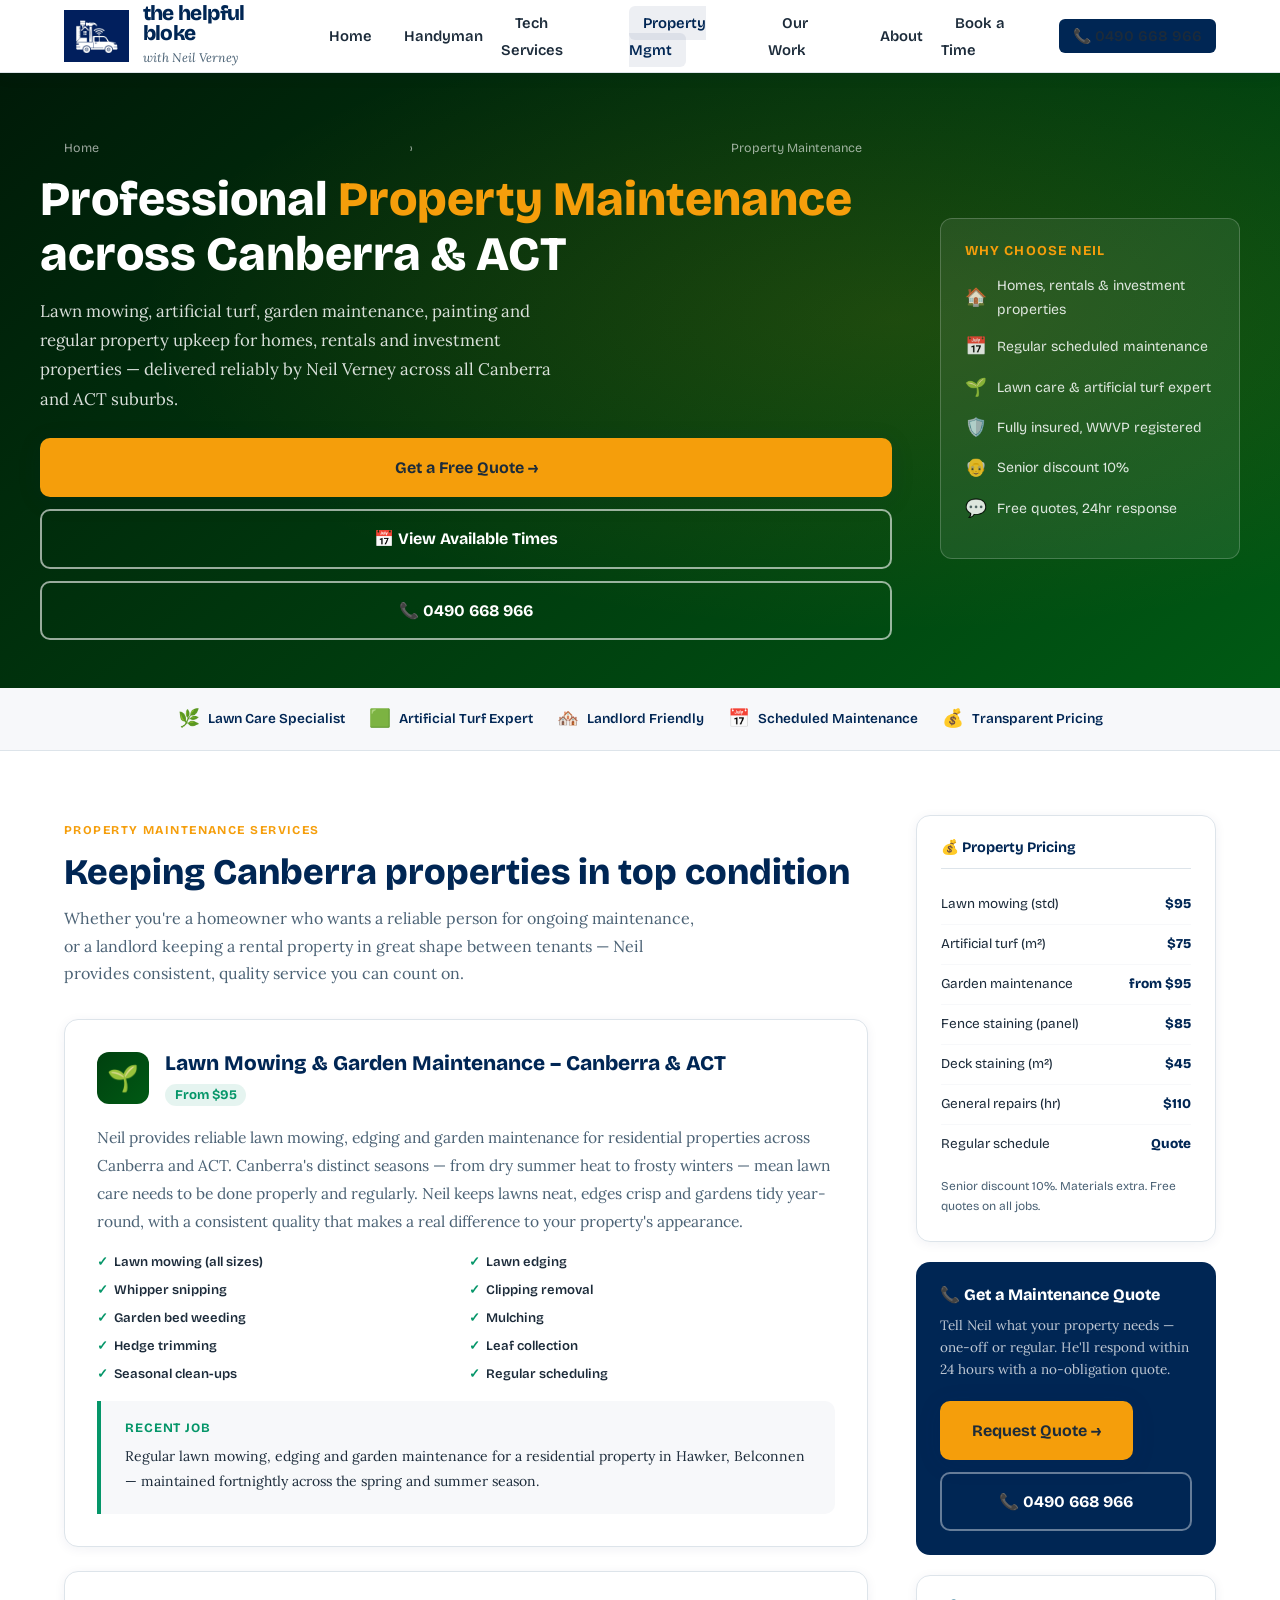
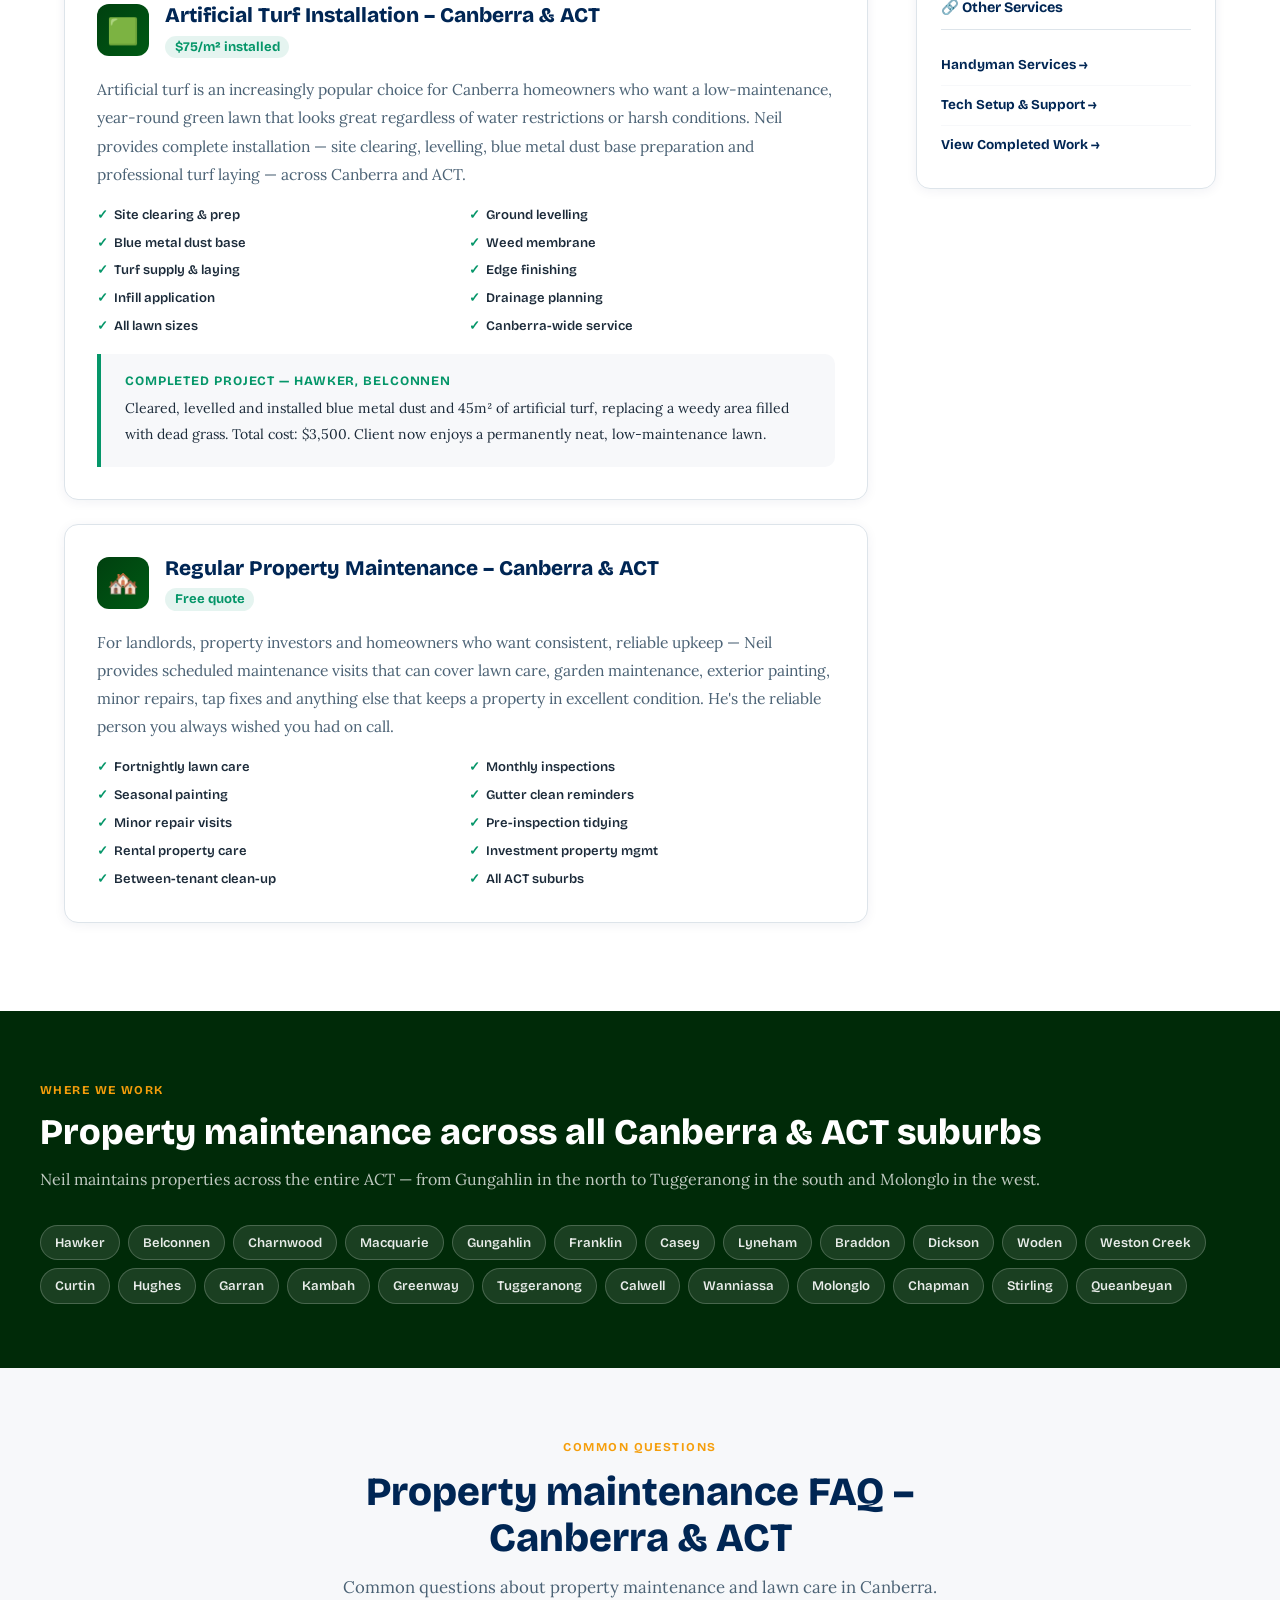
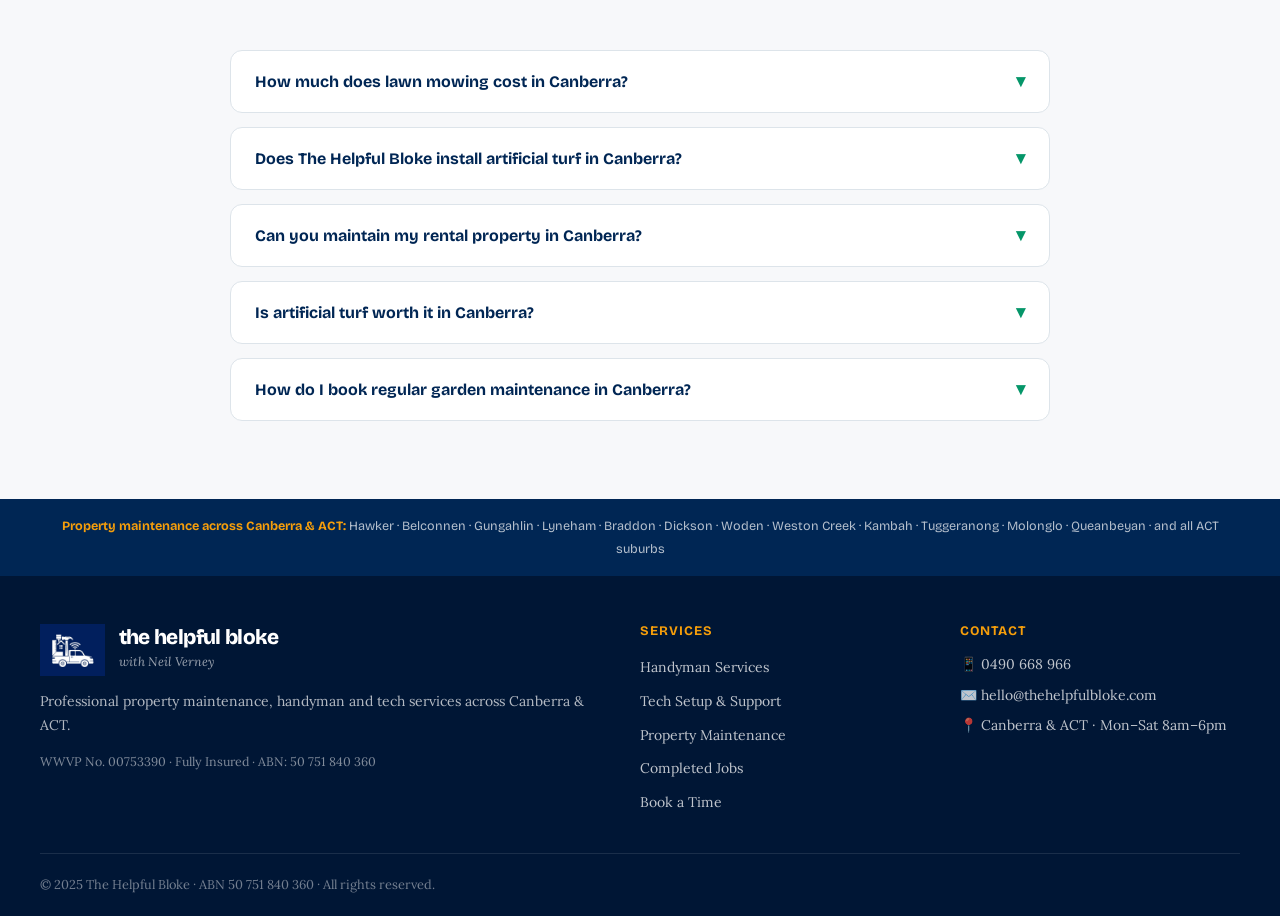
<file: services-property.html>
<!DOCTYPE html>
<html lang="en">
<head>
  <meta charset="UTF-8">
  <meta name="viewport" content="width=device-width, initial-scale=1.0">
  <title>Property Maintenance Canberra ACT | Lawn Care, Painting, Repairs – The Helpful Bloke</title>
  <meta name="description" content="Professional property maintenance services across Canberra & ACT. Lawn mowing, artificial turf installation, painting, staining, general repairs and regular maintenance for homes, rentals and investment properties. Neil Verney – WWVP registered, fully insured. Free quotes. 0490 668 966.">
  <meta name="keywords" content="property maintenance Canberra, lawn mowing Canberra, lawn care Canberra ACT, artificial turf Canberra, artificial turf installation ACT, garden maintenance Canberra, rental property maintenance Canberra, investment property maintenance ACT, home maintenance Canberra, property upkeep ACT, regular maintenance Canberra, seasonal maintenance Canberra, landlord maintenance ACT, Canberra property services, lawn mowing Belconnen, lawn care Gungahlin, garden maintenance Tuggeranong">
  <meta name="geo.region" content="AU-ACT">
  <meta name="geo.placename" content="Canberra, Australian Capital Territory">
  <meta name="geo.position" content="-35.2809;149.1300">
  <meta name="ICBM" content="-35.2809, 149.1300">
  <meta property="og:type" content="website">
  <meta property="og:title" content="Property Maintenance Canberra ACT – The Helpful Bloke">
  <meta property="og:description" content="Lawn mowing, artificial turf, painting and regular property maintenance across Canberra & ACT. WWVP registered, insured. Free quotes. 0490 668 966.">
  <meta property="og:url" content="https://thehelpfulbloke.com/services-property.html">
  <meta property="og:image" content="https://thehelpfulbloke.com/logo.png">
  <meta property="og:locale" content="en_AU">
  <link rel="canonical" href="https://thehelpfulbloke.com/services-property.html">
  <link rel="stylesheet" href="style.css">

  <script type="application/ld+json">
  {
    "@context": "https://schema.org",
    "@graph": [
      {
        "@type": "LocalBusiness",
        "@id": "https://thehelpfulbloke.com/#business",
        "name": "The Helpful Bloke",
        "telephone": "+61490668966",
        "email": "hello@thehelpfulbloke.com",
        "url": "https://thehelpfulbloke.com",
        "address": {"@type":"PostalAddress","addressLocality":"Canberra","addressRegion":"ACT","addressCountry":"AU"},
        "areaServed": {"@type":"AdministrativeArea","name":"Canberra ACT Australia"}
      },
      {
        "@type": "Service",
        "@id": "https://thehelpfulbloke.com/services-property.html#service",
        "name": "Property Maintenance Services Canberra",
        "description": "Professional property maintenance services across Canberra and ACT including lawn mowing, garden maintenance, artificial turf installation, exterior painting, regular property inspections and maintenance for homes, rental properties and investment properties.",
        "provider": {"@id": "https://thehelpfulbloke.com/#business"},
        "areaServed": {"@type": "AdministrativeArea", "name": "Canberra ACT Australia"},
        "serviceType": "Property Maintenance",
        "hasOfferCatalog": {
          "@type": "OfferCatalog",
          "name": "Property Maintenance Services",
          "itemListElement": [
            {"@type":"Offer","itemOffered":{"@type":"Service","name":"Lawn Mowing Canberra","description":"Regular and one-off lawn mowing, edging and whipper snipping for residential properties across Canberra and ACT."},"priceSpecification":{"@type":"PriceSpecification","priceCurrency":"AUD","price":"95","description":"Standard lawn up to 500m²"}},
            {"@type":"Offer","itemOffered":{"@type":"Service","name":"Artificial Turf Installation Canberra","description":"Complete artificial turf installation including site clearing, levelling, blue metal dust base preparation and turf laying across Canberra and ACT."},"priceSpecification":{"@type":"PriceSpecification","priceCurrency":"AUD","price":"75","description":"Per m², installed"}},
            {"@type":"Offer","itemOffered":{"@type":"Service","name":"Garden Maintenance Canberra","description":"Regular garden maintenance including weeding, mulching, pruning, edging and general garden upkeep across Canberra and ACT."},"priceSpecification":{"@type":"PriceSpecification","priceCurrency":"AUD","minPrice":"95"}},
            {"@type":"Offer","itemOffered":{"@type":"Service","name":"Regular Property Maintenance Canberra","description":"Scheduled property maintenance visits for homes, rental properties and investment properties across Canberra and ACT."},"priceSpecification":{"@type":"PriceSpecification","priceCurrency":"AUD","description":"Free quote"}}
          ]
        }
      },
      {
        "@type": "BreadcrumbList",
        "itemListElement": [
          {"@type":"ListItem","position":1,"name":"Home","item":"https://thehelpfulbloke.com/"},
          {"@type":"ListItem","position":2,"name":"Property Maintenance","item":"https://thehelpfulbloke.com/services-property.html"}
        ]
      },
      {
        "@type": "FAQPage",
        "mainEntity": [
          {"@type":"Question","name":"Who provides regular property maintenance in Canberra?","acceptedAnswer":{"@type":"Answer","text":"The Helpful Bloke provides regular scheduled property maintenance across Canberra and ACT. Neil Verney can manage lawn mowing, garden upkeep, exterior painting and general repairs on a regular basis — ideal for homeowners, landlords and property investors. Free quotes available."}},
          {"@type":"Question","name":"How much does lawn mowing cost in Canberra?","acceptedAnswer":{"@type":"Answer","text":"The Helpful Bloke charges from $95 for standard lawn mowing in Canberra (up to 500m²), including mowing, edging and blowing away clippings. Larger properties are quoted individually. Regular scheduling discounts may apply."}},
          {"@type":"Question","name":"Does The Helpful Bloke install artificial turf in Canberra?","acceptedAnswer":{"@type":"Answer","text":"Yes. Neil provides complete artificial turf installation across Canberra and ACT including site clearing, levelling, blue metal dust base preparation and turf laying. Artificial turf is priced from $75 per m² installed. A recent project in Hawker, Belconnen involved replacing 45m² of dead lawn with artificial turf for $3,500."}},
          {"@type":"Question","name":"Can The Helpful Bloke maintain my rental property in Canberra?","acceptedAnswer":{"@type":"Answer","text":"Yes. Neil provides scheduled maintenance for rental properties and investment properties across Canberra and ACT. Services include regular lawn mowing, garden upkeep, minor repairs and painting to keep properties in good condition. This is ideal for landlords or property managers who need reliable maintenance."}},
          {"@type":"Question","name":"What property maintenance services are available in Canberra?","acceptedAnswer":{"@type":"Answer","text":"The Helpful Bloke offers lawn mowing, lawn edging and whipper snipping, garden maintenance, weeding and mulching, artificial turf installation, exterior and interior painting, fence and deck staining, general repairs, tap replacement and regular scheduled maintenance for homes across Canberra and ACT."}}
        ]
      }
    ]
  }
  </script>

  <style>
    .svc-hero { background: linear-gradient(140deg, #001a08 0%, #00400f 60%, #005a14 100%); color: white; padding: 4rem 1.5rem 3rem; position: relative; overflow: hidden; }
    .svc-hero::before { content: ''; position: absolute; inset: 0; background: radial-gradient(ellipse at 70% 40%, rgba(245,158,11,0.12) 0%, transparent 60%); }
    .svc-hero-inner { max-width: var(--max); margin: 0 auto; position: relative; z-index: 1; display: grid; grid-template-columns: 1fr 300px; gap: 3rem; align-items: center; }
    .breadcrumb { font-family: 'Bricolage Grotesque', sans-serif; font-size: 0.78rem; color: rgba(255,255,255,0.6); margin-bottom: 0.875rem; }
    .breadcrumb a { color: rgba(255,255,255,0.6); } .breadcrumb span { margin: 0 0.4rem; }
    .svc-hero h1 { font-size: clamp(1.9rem, 4.5vw, 3rem); margin-bottom: 0.875rem; line-height: 1.15; }
    .svc-hero h1 strong { color: var(--amber); font-weight: 800; }
    .svc-hero .lead { font-size: 1.05rem; color: rgba(255,255,255,0.85); line-height: 1.75; margin-bottom: 1.5rem; max-width: 540px; }
    .hero-cta-stack { display: flex; flex-direction: column; gap: 0.75rem; }
    .quick-facts { background: rgba(255,255,255,0.08); border: 1px solid rgba(255,255,255,0.2); border-radius: 12px; padding: 1.5rem; }
    .quick-facts h3 { font-size: 0.85rem; font-family: 'Bricolage Grotesque', sans-serif; font-weight: 700; text-transform: uppercase; letter-spacing: 0.08em; color: var(--amber); margin-bottom: 1rem; }
    .qf-row { display: flex; align-items: center; gap: 0.65rem; margin-bottom: 0.65rem; font-family: 'Bricolage Grotesque', sans-serif; font-size: 0.875rem; color: rgba(255,255,255,0.85); }
    .qf-icon { font-size: 1.1rem; flex-shrink: 0; }
    .content-wrap { max-width: var(--max); margin: 0 auto; padding: 4rem 1.5rem; display: grid; grid-template-columns: 1fr 300px; gap: 3rem; align-items: start; }
    .content-sidebar { position: sticky; top: 90px; }
    .svc-detail { background: white; border: 1px solid var(--border); border-radius: 14px; padding: 2rem; margin-bottom: 1.5rem; box-shadow: 0 2px 12px rgba(0,38,84,0.06); }
    .svc-detail-head { display: flex; align-items: flex-start; gap: 1rem; margin-bottom: 1rem; }
    .svc-detail-icon { width: 52px; height: 52px; background: linear-gradient(135deg, #00400f, #005a14); border-radius: 12px; display: flex; align-items: center; justify-content: center; font-size: 1.6rem; flex-shrink: 0; }
    .svc-detail-title h2 { font-size: 1.3rem; color: var(--navy); margin-bottom: 0.25rem; }
    .svc-detail-title .price-range { font-family: 'Bricolage Grotesque', sans-serif; font-size: 0.82rem; font-weight: 700; color: #059669; background: rgba(5,150,105,0.1); padding: 0.2rem 0.6rem; border-radius: 50px; }
    .svc-detail p { color: var(--muted); line-height: 1.8; margin-bottom: 1rem; font-size: 0.975rem; }
    .svc-detail ul { list-style: none; display: grid; grid-template-columns: 1fr 1fr; gap: 0.35rem; }
    .svc-detail ul li { font-family: 'Bricolage Grotesque', sans-serif; font-size: 0.82rem; font-weight: 600; color: var(--text); display: flex; align-items: center; gap: 0.4rem; }
    .svc-detail ul li::before { content: '✓'; color: #059669; font-weight: 800; }
    .case-study { background: var(--off); border-left: 4px solid #059669; border-radius: 0 10px 10px 0; padding: 1.25rem 1.5rem; margin-top: 1rem; }
    .case-study h4 { font-family: 'Bricolage Grotesque', sans-serif; font-size: 0.8rem; font-weight: 700; text-transform: uppercase; letter-spacing: 0.07em; color: #059669; margin-bottom: 0.5rem; }
    .case-study p { font-size: 0.875rem; color: var(--text); margin-bottom: 0; }
    .faq-section { background: var(--off); padding: 4rem 1.5rem; }
    .faq-inner { max-width: 820px; margin: 0 auto; }
    .faq-item { background: white; border: 1px solid var(--border); border-radius: 12px; margin-bottom: 0.875rem; overflow: hidden; }
    .faq-q { width: 100%; text-align: left; padding: 1.25rem 1.5rem; background: none; border: none; cursor: pointer; display: flex; justify-content: space-between; align-items: center; gap: 1rem; font-family: 'Bricolage Grotesque', sans-serif; font-size: 1rem; font-weight: 700; color: var(--navy); }
    .faq-q:hover { background: var(--off); }
    .faq-chevron { font-size: 1.1rem; transition: transform 0.25s; flex-shrink: 0; color: #059669; }
    .faq-item.open .faq-chevron { transform: rotate(180deg); }
    .faq-a { display: none; padding: 0 1.5rem 1.25rem; color: var(--muted); font-size: 0.975rem; line-height: 1.8; border-top: 1px solid var(--border); padding-top: 1.1rem; }
    .faq-item.open .faq-a { display: block; }
    .sidebar-card { background: white; border: 1px solid var(--border); border-radius: 14px; padding: 1.5rem; margin-bottom: 1.25rem; box-shadow: 0 2px 12px rgba(0,38,84,0.06); }
    .sidebar-card h3 { font-size: 0.9rem; font-family: 'Bricolage Grotesque', sans-serif; font-weight: 700; color: var(--navy); margin-bottom: 1rem; padding-bottom: 0.75rem; border-bottom: 1px solid var(--border); }
    .sidebar-list { list-style: none; }
    .sidebar-list li { padding: 0.5rem 0; border-bottom: 1px solid var(--off); font-family: 'Bricolage Grotesque', sans-serif; font-size: 0.845rem; color: var(--text); display: flex; justify-content: space-between; }
    .sidebar-list li:last-child { border-bottom: none; }
    .sidebar-price { font-weight: 800; color: var(--navy); }
    .cta-card { background: var(--navy); border-radius: 14px; padding: 1.5rem; color: white; }
    .cta-card h3 { font-size: 1rem; color: white; margin-bottom: 0.6rem; font-family: 'Bricolage Grotesque', sans-serif; }
    .cta-card p { font-size: 0.845rem; color: rgba(255,255,255,0.75); margin-bottom: 1.25rem; line-height: 1.65; }
    .areas-section { background: #002a08; padding: 4rem 1.5rem; color: white; }
    .areas-inner { max-width: var(--max); margin: 0 auto; }
    .areas-section h2 { font-size: clamp(1.6rem,3vw,2.25rem); margin-bottom: 0.75rem; color: white; }
    .suburbs-cloud { display: flex; flex-wrap: wrap; gap: 0.5rem; }
    .suburb-pill { font-family: 'Bricolage Grotesque', sans-serif; font-size: 0.82rem; font-weight: 600; background: rgba(255,255,255,0.1); border: 1px solid rgba(255,255,255,0.2); border-radius: 50px; padding: 0.35rem 0.875rem; color: rgba(255,255,255,0.9); transition: all 0.2s; }
    .suburb-pill:hover { background: var(--amber); color: #001a08; border-color: var(--amber); }
    @media (max-width: 960px) { .svc-hero-inner { grid-template-columns: 1fr; } .quick-facts { max-width: 480px; } .content-wrap { grid-template-columns: 1fr; } .content-sidebar { position: static; } }
    @media (max-width: 640px) { .svc-detail ul { grid-template-columns: 1fr; } }
  </style>
</head>
<body>
<a href="#main" class="skip-link">Skip to main content</a>
<header>
  <nav aria-label="Main navigation">
    <a href="index.html" class="logo"><img src="logo.png" alt="The Helpful Bloke – Property Maintenance Canberra" width="52" height="52"><div class="logo-text"><span class="logo-name">the helpful bloke</span><span class="logo-sub">with Neil Verney</span></div></a>
    <ul class="nav-links" id="navMenu">
      <li><a href="index.html">Home</a></li>
      <li><a href="services-handyman.html">Handyman</a></li>
      <li><a href="services-tech.html">Tech Services</a></li>
      <li><a href="services-property.html" class="active">Property Mgmt</a></li>
      <li><a href="portfolio.html">Our Work</a></li>
      <li><a href="about.html">About</a></li>
      <li><a href="scheduler.html">Book a Time</a></li>
      <li><a href="tel:+61490668966" class="nav-cta">📞 0490 668 966</a></li>
    </ul>
    <button class="hamburger" id="hamburger" aria-label="Toggle navigation" aria-expanded="false">☰</button>
  </nav>
</header>

<main id="main">
  <div class="svc-hero" role="banner">
    <div class="svc-hero-inner">
      <div>
        <nav class="breadcrumb" aria-label="Breadcrumb"><a href="index.html">Home</a><span>›</span><span>Property Maintenance</span></nav>
        <h1>Professional <strong>Property Maintenance</strong> across Canberra & ACT</h1>
        <p class="lead">Lawn mowing, artificial turf, garden maintenance, painting and regular property upkeep for homes, rentals and investment properties — delivered reliably by Neil Verney across all Canberra and ACT suburbs.</p>
        <div class="hero-cta-stack">
          <a href="index.html#snap3" class="btn btn-primary" style="justify-content:center;">Get a Free Quote →</a>
          <a href="scheduler.html" class="btn btn-ghost" style="justify-content:center;">📅 View Available Times</a>
          <a href="tel:+61490668966" class="btn btn-ghost" style="justify-content:center;">📞 0490 668 966</a>
        </div>
      </div>
      <div class="quick-facts">
        <h3>Why Choose Neil</h3>
        <div class="qf-row"><span class="qf-icon">🏠</span>Homes, rentals & investment properties</div>
        <div class="qf-row"><span class="qf-icon">📅</span>Regular scheduled maintenance</div>
        <div class="qf-row"><span class="qf-icon">🌱</span>Lawn care & artificial turf expert</div>
        <div class="qf-row"><span class="qf-icon">🛡️</span>Fully insured, WWVP registered</div>
        <div class="qf-row"><span class="qf-icon">👴</span>Senior discount 10%</div>
        <div class="qf-row"><span class="qf-icon">💬</span>Free quotes, 24hr response</div>
      </div>
    </div>
  </div>

  <div class="trust-bar"><div class="inner">
    <div class="trust-item"><span class="icon">🌿</span>Lawn Care Specialist</div>
    <div class="trust-item"><span class="icon">🟩</span>Artificial Turf Expert</div>
    <div class="trust-item"><span class="icon">🏘️</span>Landlord Friendly</div>
    <div class="trust-item"><span class="icon">📅</span>Scheduled Maintenance</div>
    <div class="trust-item"><span class="icon">💰</span>Transparent Pricing</div>
  </div></div>

  <div class="content-wrap">
    <article class="content-main">
      <div class="section-head" style="text-align:left;max-width:none;margin-bottom:2rem;">
        <span class="label">Property Maintenance Services</span>
        <h2 style="font-size:clamp(1.6rem,3vw,2.25rem);color:var(--navy);">Keeping Canberra properties in top condition</h2>
        <p style="color:var(--muted);font-size:1rem;max-width:640px;">Whether you're a homeowner who wants a reliable person for ongoing maintenance, or a landlord keeping a rental property in great shape between tenants — Neil provides consistent, quality service you can count on.</p>
      </div>

      <div class="svc-detail">
        <div class="svc-detail-head"><div class="svc-detail-icon">🌱</div><div class="svc-detail-title"><h2>Lawn Mowing & Garden Maintenance – Canberra & ACT</h2><span class="price-range">From $95</span></div></div>
        <p>Neil provides reliable lawn mowing, edging and garden maintenance for residential properties across Canberra and ACT. Canberra's distinct seasons — from dry summer heat to frosty winters — mean lawn care needs to be done properly and regularly. Neil keeps lawns neat, edges crisp and gardens tidy year-round, with a consistent quality that makes a real difference to your property's appearance.</p>
        <ul>
          <li>Lawn mowing (all sizes)</li><li>Lawn edging</li>
          <li>Whipper snipping</li><li>Clipping removal</li>
          <li>Garden bed weeding</li><li>Mulching</li>
          <li>Hedge trimming</li><li>Leaf collection</li>
          <li>Seasonal clean-ups</li><li>Regular scheduling</li>
        </ul>
        <div class="case-study">
          <h4>Recent job</h4>
          <p>Regular lawn mowing, edging and garden maintenance for a residential property in Hawker, Belconnen — maintained fortnightly across the spring and summer season.</p>
        </div>
      </div>

      <div class="svc-detail">
        <div class="svc-detail-head"><div class="svc-detail-icon">🟩</div><div class="svc-detail-title"><h2>Artificial Turf Installation – Canberra & ACT</h2><span class="price-range">$75/m² installed</span></div></div>
        <p>Artificial turf is an increasingly popular choice for Canberra homeowners who want a low-maintenance, year-round green lawn that looks great regardless of water restrictions or harsh conditions. Neil provides complete installation — site clearing, levelling, blue metal dust base preparation and professional turf laying — across Canberra and ACT.</p>
        <ul>
          <li>Site clearing & prep</li><li>Ground levelling</li>
          <li>Blue metal dust base</li><li>Weed membrane</li>
          <li>Turf supply & laying</li><li>Edge finishing</li>
          <li>Infill application</li><li>Drainage planning</li>
          <li>All lawn sizes</li><li>Canberra-wide service</li>
        </ul>
        <div class="case-study">
          <h4>Completed project — Hawker, Belconnen</h4>
          <p>Cleared, levelled and installed blue metal dust and 45m² of artificial turf, replacing a weedy area filled with dead grass. Total cost: $3,500. Client now enjoys a permanently neat, low-maintenance lawn.</p>
        </div>
      </div>

      <div class="svc-detail">
        <div class="svc-detail-head"><div class="svc-detail-icon">🏘️</div><div class="svc-detail-title"><h2>Regular Property Maintenance – Canberra & ACT</h2><span class="price-range">Free quote</span></div></div>
        <p>For landlords, property investors and homeowners who want consistent, reliable upkeep — Neil provides scheduled maintenance visits that can cover lawn care, garden maintenance, exterior painting, minor repairs, tap fixes and anything else that keeps a property in excellent condition. He's the reliable person you always wished you had on call.</p>
        <ul>
          <li>Fortnightly lawn care</li><li>Monthly inspections</li>
          <li>Seasonal painting</li><li>Gutter clean reminders</li>
          <li>Minor repair visits</li><li>Pre-inspection tidying</li>
          <li>Rental property care</li><li>Investment property mgmt</li>
          <li>Between-tenant clean-up</li><li>All ACT suburbs</li>
        </ul>
      </div>
    </article>

    <aside class="content-sidebar">
      <div class="sidebar-card">
        <h3>💰 Property Pricing</h3>
        <ul class="sidebar-list">
          <li><span>Lawn mowing (std)</span><span class="sidebar-price">$95</span></li>
          <li><span>Artificial turf (m²)</span><span class="sidebar-price">$75</span></li>
          <li><span>Garden maintenance</span><span class="sidebar-price">from $95</span></li>
          <li><span>Fence staining (panel)</span><span class="sidebar-price">$85</span></li>
          <li><span>Deck staining (m²)</span><span class="sidebar-price">$45</span></li>
          <li><span>General repairs (hr)</span><span class="sidebar-price">$110</span></li>
          <li><span>Regular schedule</span><span class="sidebar-price">Quote</span></li>
        </ul>
        <p style="font-size:0.75rem;color:var(--muted);margin-top:0.75rem;font-family:'Bricolage Grotesque',sans-serif;">Senior discount 10%. Materials extra. Free quotes on all jobs.</p>
      </div>
      <div class="cta-card">
        <h3>📞 Get a Maintenance Quote</h3>
        <p>Tell Neil what your property needs — one-off or regular. He'll respond within 24 hours with a no-obligation quote.</p>
        <a href="index.html#snap3" class="btn btn-primary" style="margin-bottom:0.75rem;">Request Quote →</a>
        <a href="tel:+61490668966" class="btn btn-ghost" style="width:100%;justify-content:center;border-color:rgba(255,255,255,0.4);">📞 0490 668 966</a>
      </div>
      <div class="sidebar-card" style="margin-top:1.25rem;">
        <h3>🔗 Other Services</h3>
        <ul class="sidebar-list">
          <li><a href="services-handyman.html" style="color:var(--navy);font-family:'Bricolage Grotesque',sans-serif;font-weight:700;">Handyman Services →</a></li>
          <li><a href="services-tech.html" style="color:var(--navy);font-family:'Bricolage Grotesque',sans-serif;font-weight:700;">Tech Setup & Support →</a></li>
          <li><a href="portfolio.html" style="color:var(--navy);font-family:'Bricolage Grotesque',sans-serif;font-weight:700;">View Completed Work →</a></li>
        </ul>
      </div>
    </aside>
  </div>

  <section class="areas-section" aria-labelledby="areas-h2">
    <div class="areas-inner">
      <span class="label">Where We Work</span>
      <h2 id="areas-h2">Property maintenance across all Canberra & ACT suburbs</h2>
      <p style="color:rgba(255,255,255,0.75);margin-bottom:2rem;font-size:1rem;">Neil maintains properties across the entire ACT — from Gungahlin in the north to Tuggeranong in the south and Molonglo in the west.</p>
      <div class="suburbs-cloud">
        <span class="suburb-pill">Hawker</span><span class="suburb-pill">Belconnen</span><span class="suburb-pill">Charnwood</span>
        <span class="suburb-pill">Macquarie</span><span class="suburb-pill">Gungahlin</span><span class="suburb-pill">Franklin</span>
        <span class="suburb-pill">Casey</span><span class="suburb-pill">Lyneham</span><span class="suburb-pill">Braddon</span>
        <span class="suburb-pill">Dickson</span><span class="suburb-pill">Woden</span><span class="suburb-pill">Weston Creek</span>
        <span class="suburb-pill">Curtin</span><span class="suburb-pill">Hughes</span><span class="suburb-pill">Garran</span>
        <span class="suburb-pill">Kambah</span><span class="suburb-pill">Greenway</span><span class="suburb-pill">Tuggeranong</span>
        <span class="suburb-pill">Calwell</span><span class="suburb-pill">Wanniassa</span><span class="suburb-pill">Molonglo</span>
        <span class="suburb-pill">Chapman</span><span class="suburb-pill">Stirling</span><span class="suburb-pill">Queanbeyan</span>
      </div>
    </div>
  </section>

  <section class="faq-section" aria-labelledby="faq-h2">
    <div class="faq-inner">
      <div class="section-head"><span class="label">Common Questions</span><h2 id="faq-h2">Property maintenance FAQ – Canberra & ACT</h2><p>Common questions about property maintenance and lawn care in Canberra.</p></div>
      <div class="faq-item"><button class="faq-q" aria-expanded="false">How much does lawn mowing cost in Canberra? <span class="faq-chevron" aria-hidden="true">▾</span></button><div class="faq-a" role="region">The Helpful Bloke charges from $95 for standard lawn mowing in Canberra (up to approximately 500m²), including mowing, lawn edging and blowing away clippings. Larger properties are quoted individually based on size and condition. Regular scheduling may attract a discount.</div></div>
      <div class="faq-item"><button class="faq-q" aria-expanded="false">Does The Helpful Bloke install artificial turf in Canberra? <span class="faq-chevron" aria-hidden="true">▾</span></button><div class="faq-a" role="region">Yes. Neil provides complete artificial turf installation across Canberra and ACT, including site clearing, ground levelling, blue metal dust base preparation and professional turf laying. A recent installation in Hawker, Belconnen covered 45m² at a total cost of $3,500. Artificial turf is priced from $75 per m² installed — free quotes available.</div></div>
      <div class="faq-item"><button class="faq-q" aria-expanded="false">Can you maintain my rental property in Canberra? <span class="faq-chevron" aria-hidden="true">▾</span></button><div class="faq-a" role="region">Yes. Neil provides scheduled maintenance for rental properties and investment properties across Canberra and ACT. This includes lawn mowing, garden upkeep, minor repairs, tap fixes and painting to keep properties well-maintained between tenants and during tenancies. Contact Neil for a custom maintenance quote.</div></div>
      <div class="faq-item"><button class="faq-q" aria-expanded="false">Is artificial turf worth it in Canberra? <span class="faq-chevron" aria-hidden="true">▾</span></button><div class="faq-a" role="region">Many Canberra homeowners find artificial turf worth the investment, particularly for shaded areas, high-traffic zones (like pet areas or kids play areas), or properties subject to ACT water restrictions in summer. It eliminates mowing, stays green year-round and adds value to the property. Neil can advise on the best options for your property.</div></div>
      <div class="faq-item"><button class="faq-q" aria-expanded="false">How do I book regular garden maintenance in Canberra? <span class="faq-chevron" aria-hidden="true">▾</span></button><div class="faq-a" role="region">Call or text Neil on 0490 668 966, email hello@thehelpfulbloke.com or submit a quote request on this website. Describe what you need and how often, and Neil will provide a free quote for a regular maintenance schedule across your Canberra property.</div></div>
    </div>
  </section>
</main>

<div class="suburbs-strip"><p><strong>Property maintenance across Canberra & ACT:</strong> Hawker · Belconnen · Gungahlin · Lyneham · Braddon · Dickson · Woden · Weston Creek · Kambah · Tuggeranong · Molonglo · Queanbeyan · and all ACT suburbs</p></div>

<footer>
  <div class="footer-grid">
    <div class="footer-brand"><div class="logo" style="margin-bottom:0.875rem;"><img src="logo.png" alt="The Helpful Bloke Canberra" width="44" height="44"><div class="logo-text"><span class="logo-name">the helpful bloke</span><span class="logo-sub">with Neil Verney</span></div></div><p>Professional property maintenance, handyman and tech services across Canberra & ACT.</p><p class="creds">WWVP No. 00753390 · Fully Insured · ABN: 50 751 840 360</p></div>
    <div><h4>Services</h4><ul class="footer-links"><li><a href="services-handyman.html">Handyman Services</a></li><li><a href="services-tech.html">Tech Setup & Support</a></li><li><a href="services-property.html">Property Maintenance</a></li><li><a href="portfolio.html">Completed Jobs</a></li><li><a href="scheduler.html">Book a Time</a></li></ul></div>
    <div class="footer-contact"><h4>Contact</h4><p><a href="tel:+61490668966">📱 0490 668 966</a></p><p><a href="mailto:hello@thehelpfulbloke.com">✉️ hello@thehelpfulbloke.com</a></p><p>📍 Canberra & ACT · Mon–Sat 8am–6pm</p></div>
  </div>
  <div class="footer-bottom"><p>© 2025 The Helpful Bloke · ABN 50 751 840 360 · All rights reserved.</p></div>
</footer>
<script>
const ham=document.getElementById('hamburger'),menu=document.getElementById('navMenu');
ham.addEventListener('click',()=>{const o=menu.classList.toggle('open');ham.setAttribute('aria-expanded',o);ham.textContent=o?'✕':'☰';});
menu.querySelectorAll('a').forEach(a=>a.addEventListener('click',()=>{menu.classList.remove('open');ham.setAttribute('aria-expanded',false);ham.textContent='☰';}));
document.querySelectorAll('.faq-q').forEach(btn=>{btn.addEventListener('click',()=>{const item=btn.closest('.faq-item');const open=item.classList.toggle('open');btn.setAttribute('aria-expanded',open);});});
</script>
</body>
</html>
</file>
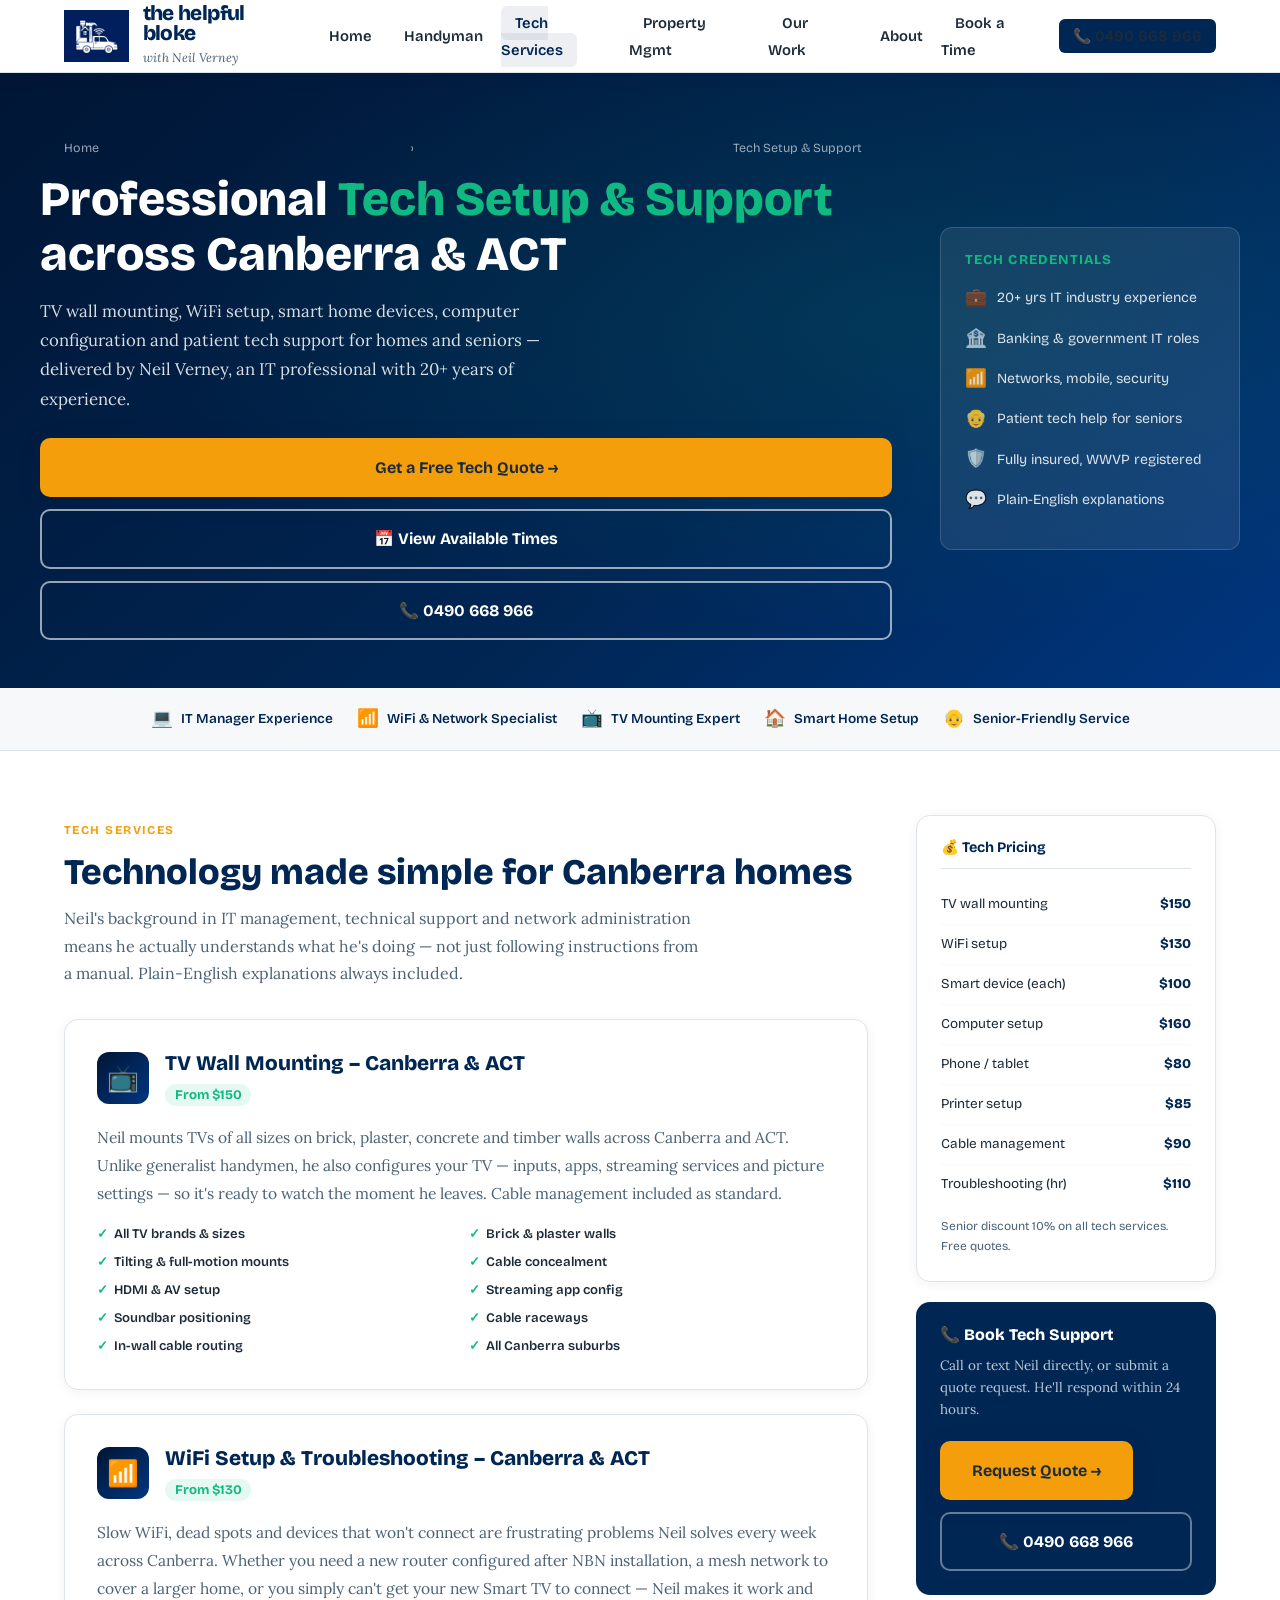
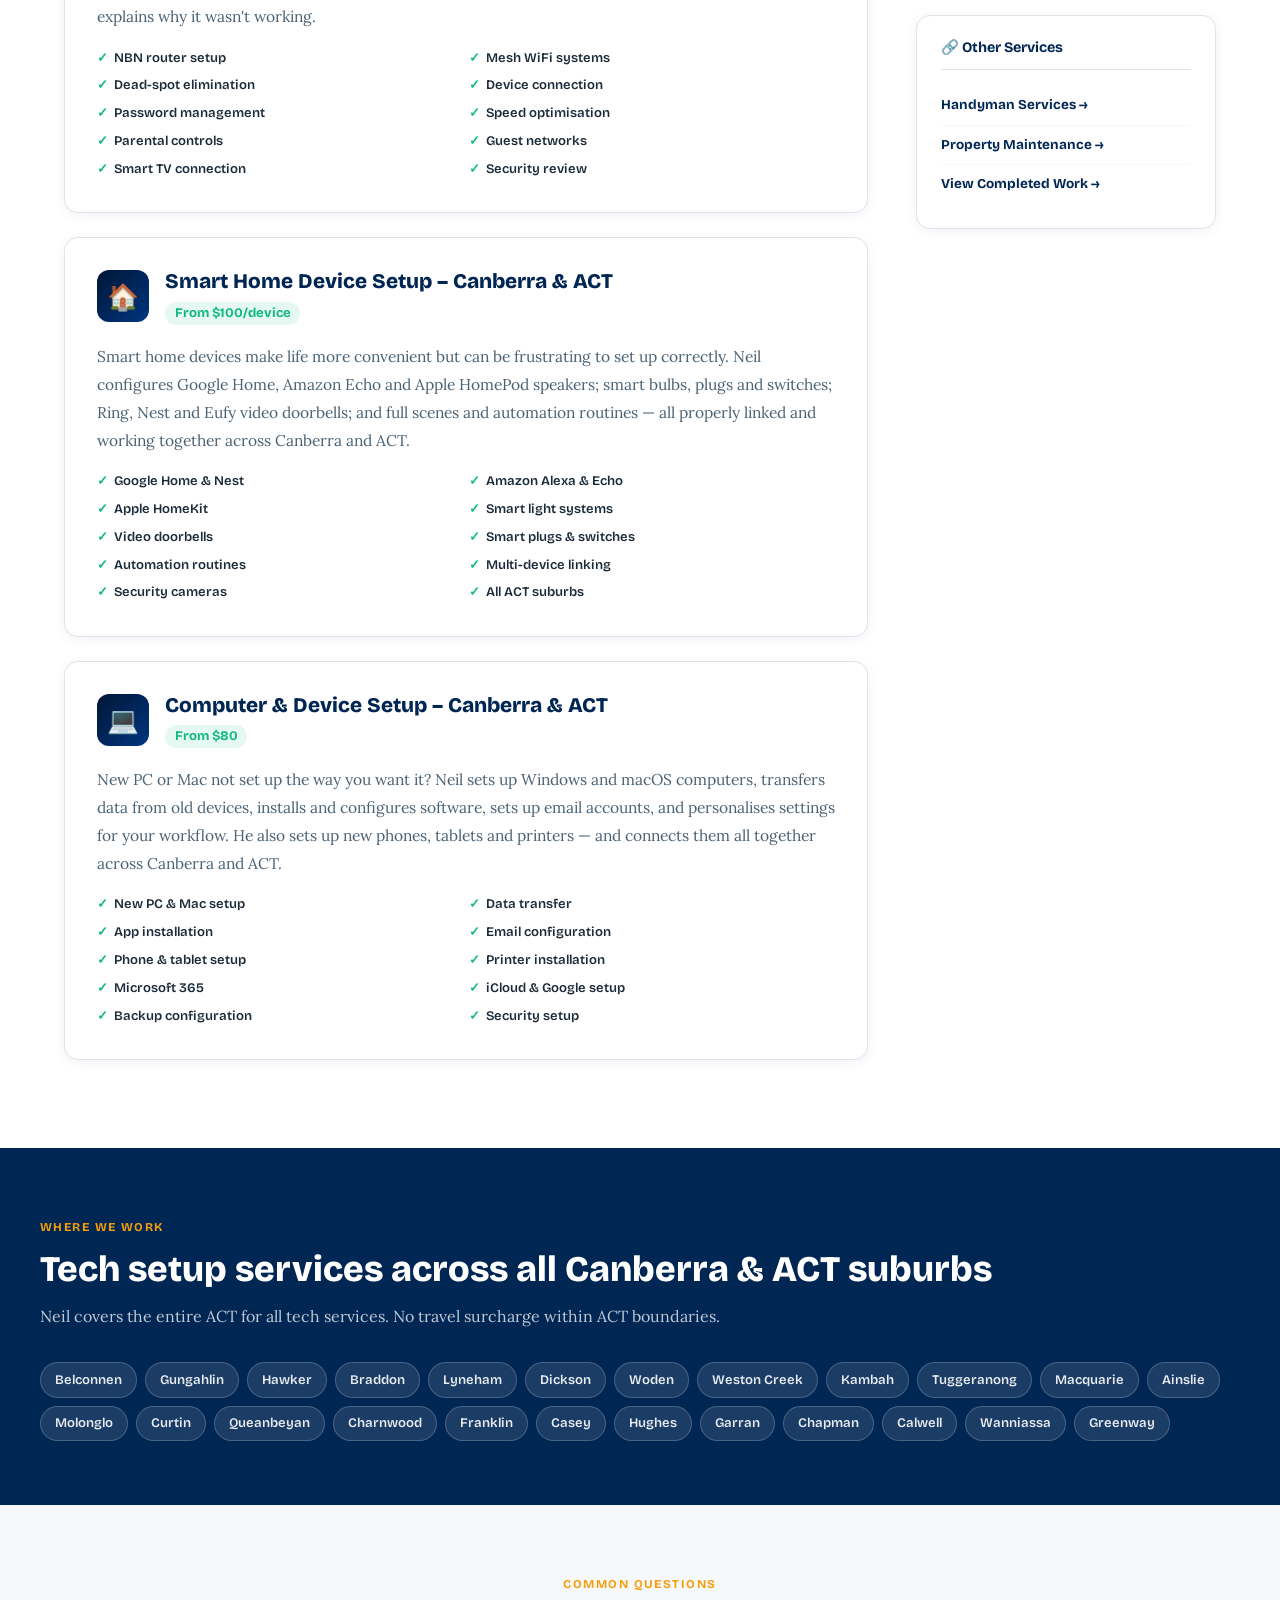
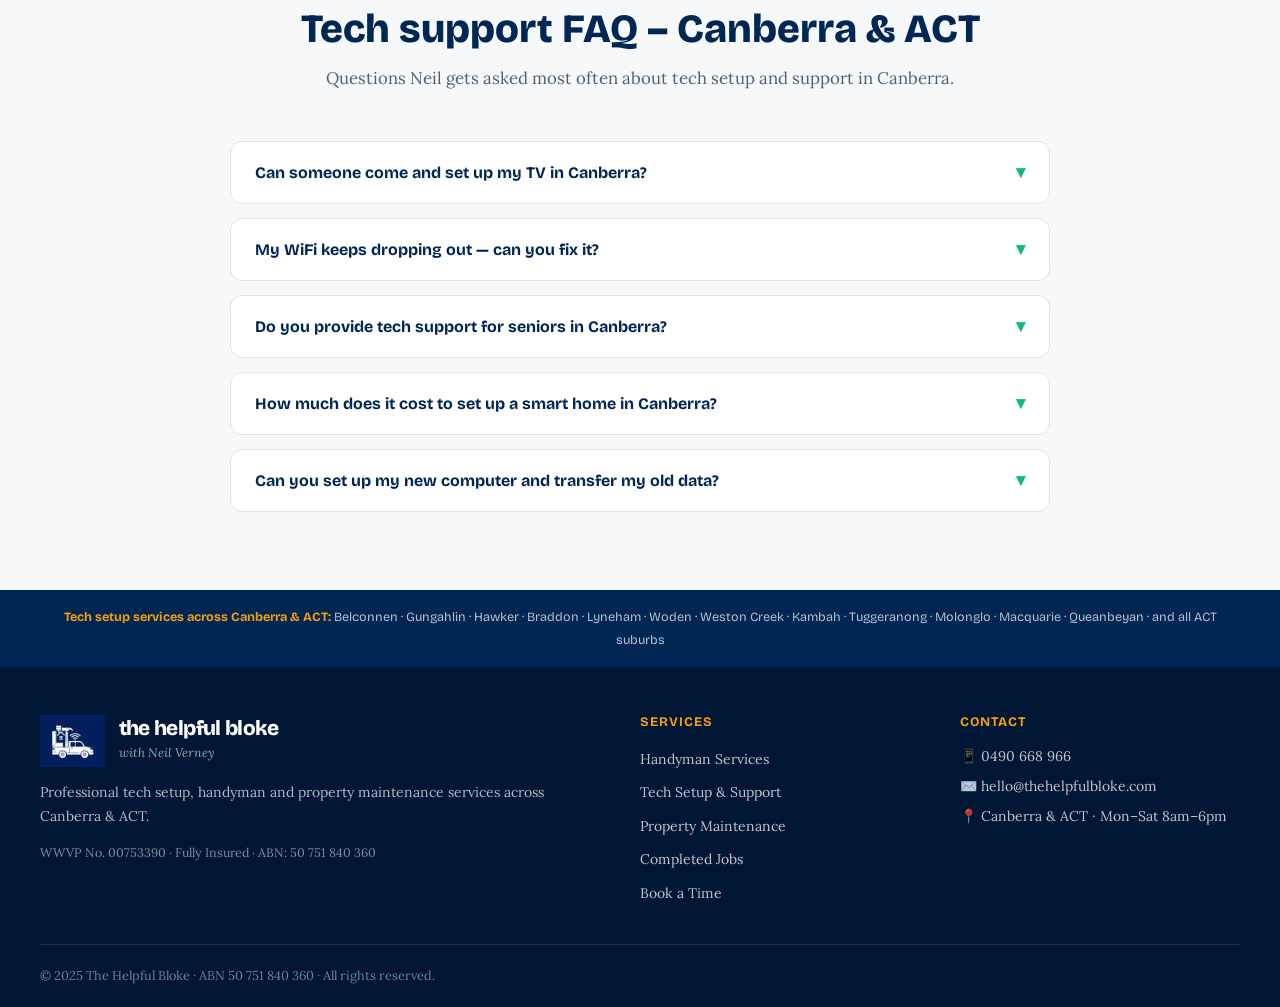
<file: services-tech.html>
<!DOCTYPE html>
<html lang="en">
<head>
  <meta charset="UTF-8">
  <meta name="viewport" content="width=device-width, initial-scale=1.0">
  <title>Tech Setup & Support Canberra ACT | TV Mounting, WiFi, Smart Home – The Helpful Bloke</title>
  <meta name="description" content="Professional tech setup and support across Canberra & ACT. TV wall mounting, WiFi setup and troubleshooting, smart home devices, computer setup, printer configuration and tech support for seniors. Neil Verney – WWVP registered, fully insured. Free quotes. 0490 668 966.">
  <meta name="keywords" content="tech support Canberra, TV mounting Canberra, TV wall mount Canberra ACT, WiFi setup Canberra, smart home setup Canberra, computer setup Canberra, printer setup Canberra, tech help seniors Canberra, IT support Canberra home, cable management Canberra, smart TV setup Canberra, NBN setup Canberra, tech troubleshooting ACT, home tech setup ACT, tech specialist Canberra">
  <meta name="geo.region" content="AU-ACT">
  <meta name="geo.placename" content="Canberra, Australian Capital Territory">
  <meta name="geo.position" content="-35.2809;149.1300">
  <meta name="ICBM" content="-35.2809, 149.1300">
  <meta property="og:type" content="website">
  <meta property="og:title" content="Tech Setup & Support Canberra ACT – The Helpful Bloke">
  <meta property="og:description" content="TV mounting, WiFi setup, smart home devices, computer setup and tech support for homes and seniors across Canberra & ACT. Free quotes. 0490 668 966.">
  <meta property="og:url" content="https://thehelpfulbloke.com/services-tech.html">
  <meta property="og:image" content="https://thehelpfulbloke.com/logo.png">
  <meta property="og:locale" content="en_AU">
  <link rel="canonical" href="https://thehelpfulbloke.com/services-tech.html">
  <link rel="stylesheet" href="style.css">

  <script type="application/ld+json">
  {
    "@context": "https://schema.org",
    "@graph": [
      {
        "@type": "LocalBusiness",
        "@id": "https://thehelpfulbloke.com/#business",
        "name": "The Helpful Bloke",
        "telephone": "+61490668966",
        "email": "hello@thehelpfulbloke.com",
        "url": "https://thehelpfulbloke.com",
        "address": {"@type":"PostalAddress","addressLocality":"Canberra","addressRegion":"ACT","addressCountry":"AU"},
        "geo": {"@type":"GeoCoordinates","latitude":-35.2809,"longitude":149.1300},
        "areaServed": {"@type":"AdministrativeArea","name":"Canberra ACT Australia"}
      },
      {
        "@type": "Service",
        "@id": "https://thehelpfulbloke.com/services-tech.html#service",
        "name": "Tech Setup and Support Services Canberra",
        "description": "Professional technology setup and support services for homes across Canberra and ACT. TV wall mounting, WiFi setup, smart home devices, computer setup, printer configuration, cable management and general tech troubleshooting.",
        "provider": {"@id": "https://thehelpfulbloke.com/#business"},
        "areaServed": {"@type": "AdministrativeArea", "name": "Canberra ACT Australia"},
        "serviceType": "Technology Setup and Support",
        "hasOfferCatalog": {
          "@type": "OfferCatalog",
          "name": "Tech Setup Services",
          "itemListElement": [
            {"@type":"Offer","itemOffered":{"@type":"Service","name":"TV Wall Mounting Canberra","description":"Professional TV wall mounting including bracket installation, cable management and angle adjustment for any wall type across Canberra and ACT."},"priceSpecification":{"@type":"PriceSpecification","priceCurrency":"AUD","price":"150"}},
            {"@type":"Offer","itemOffered":{"@type":"Service","name":"WiFi Setup and Troubleshooting Canberra","description":"Home WiFi router setup, mesh network configuration, NBN connection setup, device connection and password management across Canberra ACT."},"priceSpecification":{"@type":"PriceSpecification","priceCurrency":"AUD","price":"130"}},
            {"@type":"Offer","itemOffered":{"@type":"Service","name":"Smart Home Device Setup Canberra","description":"Installation and configuration of smart speakers, smart bulbs, video doorbells, smart plugs and home automation devices across Canberra and ACT."},"priceSpecification":{"@type":"PriceSpecification","priceCurrency":"AUD","price":"100"}},
            {"@type":"Offer","itemOffered":{"@type":"Service","name":"Computer Setup Canberra","description":"New PC and laptop setup, Windows and Mac configuration, data transfer, app installation and personalisation across Canberra ACT."},"priceSpecification":{"@type":"PriceSpecification","priceCurrency":"AUD","price":"160"}},
            {"@type":"Offer","itemOffered":{"@type":"Service","name":"Tech Support for Seniors Canberra","description":"Patient, plain-English technology help for seniors across Canberra and ACT. Phone, tablet, TV, computer and smart device setup and training."},"priceSpecification":{"@type":"PriceSpecification","priceCurrency":"AUD","minPrice":"80","description":"Senior discount 10%"}}
          ]
        }
      },
      {
        "@type": "BreadcrumbList",
        "itemListElement": [
          {"@type":"ListItem","position":1,"name":"Home","item":"https://thehelpfulbloke.com/"},
          {"@type":"ListItem","position":2,"name":"Tech Setup & Support","item":"https://thehelpfulbloke.com/services-tech.html"}
        ]
      },
      {
        "@type": "FAQPage",
        "mainEntity": [
          {"@type":"Question","name":"Can someone help set up my new TV in Canberra?","acceptedAnswer":{"@type":"Answer","text":"Yes. The Helpful Bloke provides TV wall mounting services across Canberra and ACT. Neil mounts TVs of any size on brick, plaster, concrete and timber walls, installs and conceals cables neatly, and sets up your TV's apps and streaming services. TV mounting starts at $150."}},
          {"@type":"Question","name":"Who can help with WiFi and internet setup in Canberra?","acceptedAnswer":{"@type":"Answer","text":"Neil Verney provides home WiFi setup and troubleshooting across Canberra and ACT. Services include NBN router configuration, mesh network setup, extending WiFi coverage, connecting smart TVs and devices, and troubleshooting slow or dropping connections. WiFi setup from $130."}},
          {"@type":"Question","name":"Is there tech support for seniors in Canberra?","acceptedAnswer":{"@type":"Answer","text":"Yes. The Helpful Bloke offers patient, plain-English technology help for seniors across Canberra and ACT. Neil can help with phone setup, tablet training, smart TV operation, computer use, video calling and any technology that feels confusing. A 10% senior discount applies."}},
          {"@type":"Question","name":"Can you set up smart home devices like Google Home or Alexa in Canberra?","acceptedAnswer":{"@type":"Answer","text":"Yes. Neil sets up and configures Google Home, Amazon Echo, Apple HomePod, smart light bulbs, video doorbells, smart plugs and full home automation systems across Canberra and ACT. Smart home device setup from $100 per device."}},
          {"@type":"Question","name":"How much does TV wall mounting cost in Canberra?","acceptedAnswer":{"@type":"Answer","text":"TV wall mounting in Canberra starts at $150 with The Helpful Bloke. This includes sourcing or using your bracket, mounting the TV on any wall type, connecting HDMI cables, managing and concealing cables neatly, and setting up basic inputs. Quotes are free."}}
        ]
      }
    ]
  }
  </script>

  <style>
    .svc-hero { background: linear-gradient(140deg, #001635 0%, #002654 60%, #003680 100%); color: white; padding: 4rem 1.5rem 3rem; position: relative; overflow: hidden; }
    .svc-hero::before { content: ''; position: absolute; inset: 0; background: radial-gradient(ellipse at 70% 40%, rgba(16,185,129,0.12) 0%, transparent 60%); }
    .svc-hero-inner { max-width: var(--max); margin: 0 auto; position: relative; z-index: 1; display: grid; grid-template-columns: 1fr 300px; gap: 3rem; align-items: center; }
    .breadcrumb { font-family: 'Bricolage Grotesque', sans-serif; font-size: 0.78rem; color: rgba(255,255,255,0.6); margin-bottom: 0.875rem; }
    .breadcrumb a { color: rgba(255,255,255,0.6); } .breadcrumb span { margin: 0 0.4rem; }
    .svc-hero h1 { font-size: clamp(1.9rem, 4.5vw, 3rem); margin-bottom: 0.875rem; line-height: 1.15; }
    .svc-hero h1 strong { color: #10B981; font-weight: 800; }
    .svc-hero .lead { font-size: 1.05rem; color: rgba(255,255,255,0.85); line-height: 1.75; margin-bottom: 1.5rem; max-width: 540px; }
    .hero-cta-stack { display: flex; flex-direction: column; gap: 0.75rem; }
    .quick-facts { background: rgba(255,255,255,0.08); border: 1px solid rgba(255,255,255,0.15); border-radius: 12px; padding: 1.5rem; }
    .quick-facts h3 { font-size: 0.85rem; font-family: 'Bricolage Grotesque', sans-serif; font-weight: 700; text-transform: uppercase; letter-spacing: 0.08em; color: #10B981; margin-bottom: 1rem; }
    .qf-row { display: flex; align-items: center; gap: 0.65rem; margin-bottom: 0.65rem; font-family: 'Bricolage Grotesque', sans-serif; font-size: 0.875rem; color: rgba(255,255,255,0.85); }
    .qf-icon { font-size: 1.1rem; flex-shrink: 0; }
    .content-wrap { max-width: var(--max); margin: 0 auto; padding: 4rem 1.5rem; display: grid; grid-template-columns: 1fr 300px; gap: 3rem; align-items: start; }
    .content-sidebar { position: sticky; top: 90px; }
    .svc-detail { background: white; border: 1px solid var(--border); border-radius: 14px; padding: 2rem; margin-bottom: 1.5rem; box-shadow: 0 2px 12px rgba(0,38,84,0.06); }
    .svc-detail-head { display: flex; align-items: flex-start; gap: 1rem; margin-bottom: 1rem; }
    .svc-detail-icon { width: 52px; height: 52px; background: linear-gradient(135deg, #001635, #003680); border-radius: 12px; display: flex; align-items: center; justify-content: center; font-size: 1.6rem; flex-shrink: 0; }
    .svc-detail-title h2 { font-size: 1.3rem; color: var(--navy); margin-bottom: 0.25rem; }
    .svc-detail-title .price-range { font-family: 'Bricolage Grotesque', sans-serif; font-size: 0.82rem; font-weight: 700; color: #10B981; background: rgba(16,185,129,0.1); padding: 0.2rem 0.6rem; border-radius: 50px; }
    .svc-detail p { color: var(--muted); line-height: 1.8; margin-bottom: 1rem; font-size: 0.975rem; }
    .svc-detail ul { list-style: none; display: grid; grid-template-columns: 1fr 1fr; gap: 0.35rem; }
    .svc-detail ul li { font-family: 'Bricolage Grotesque', sans-serif; font-size: 0.82rem; font-weight: 600; color: var(--text); display: flex; align-items: center; gap: 0.4rem; }
    .svc-detail ul li::before { content: '✓'; color: #10B981; font-weight: 800; }
    .faq-section { background: var(--off); padding: 4rem 1.5rem; }
    .faq-inner { max-width: 820px; margin: 0 auto; }
    .faq-item { background: white; border: 1px solid var(--border); border-radius: 12px; margin-bottom: 0.875rem; overflow: hidden; }
    .faq-q { width: 100%; text-align: left; padding: 1.25rem 1.5rem; background: none; border: none; cursor: pointer; display: flex; justify-content: space-between; align-items: center; gap: 1rem; font-family: 'Bricolage Grotesque', sans-serif; font-size: 1rem; font-weight: 700; color: var(--navy); }
    .faq-q:hover { background: var(--off); }
    .faq-chevron { font-size: 1.1rem; transition: transform 0.25s; flex-shrink: 0; color: #10B981; }
    .faq-item.open .faq-chevron { transform: rotate(180deg); }
    .faq-a { display: none; padding: 0 1.5rem 1.25rem; color: var(--muted); font-size: 0.975rem; line-height: 1.8; border-top: 1px solid var(--border); padding-top: 1.1rem; }
    .faq-item.open .faq-a { display: block; }
    .sidebar-card { background: white; border: 1px solid var(--border); border-radius: 14px; padding: 1.5rem; margin-bottom: 1.25rem; box-shadow: 0 2px 12px rgba(0,38,84,0.06); }
    .sidebar-card h3 { font-size: 0.9rem; font-family: 'Bricolage Grotesque', sans-serif; font-weight: 700; color: var(--navy); margin-bottom: 1rem; padding-bottom: 0.75rem; border-bottom: 1px solid var(--border); }
    .sidebar-list { list-style: none; }
    .sidebar-list li { padding: 0.5rem 0; border-bottom: 1px solid var(--off); font-family: 'Bricolage Grotesque', sans-serif; font-size: 0.845rem; color: var(--text); display: flex; justify-content: space-between; }
    .sidebar-list li:last-child { border-bottom: none; }
    .sidebar-price { font-weight: 800; color: var(--navy); }
    .cta-card { background: var(--navy); border-radius: 14px; padding: 1.5rem; color: white; }
    .cta-card h3 { font-size: 1rem; color: white; margin-bottom: 0.6rem; font-family: 'Bricolage Grotesque', sans-serif; }
    .cta-card p { font-size: 0.845rem; color: rgba(255,255,255,0.75); margin-bottom: 1.25rem; line-height: 1.65; }
    .areas-section { background: var(--navy); padding: 4rem 1.5rem; color: white; }
    .areas-inner { max-width: var(--max); margin: 0 auto; }
    .areas-section h2 { font-size: clamp(1.6rem,3vw,2.25rem); margin-bottom: 0.75rem; color: white; }
    .suburbs-cloud { display: flex; flex-wrap: wrap; gap: 0.5rem; }
    .suburb-pill { font-family: 'Bricolage Grotesque', sans-serif; font-size: 0.82rem; font-weight: 600; background: rgba(255,255,255,0.1); border: 1px solid rgba(255,255,255,0.2); border-radius: 50px; padding: 0.35rem 0.875rem; color: rgba(255,255,255,0.9); transition: all 0.2s; }
    .suburb-pill:hover { background: #10B981; color: white; border-color: #10B981; }
    @media (max-width: 960px) { .svc-hero-inner { grid-template-columns: 1fr; } .quick-facts { max-width: 480px; } .content-wrap { grid-template-columns: 1fr; } .content-sidebar { position: static; } }
    @media (max-width: 640px) { .svc-detail ul { grid-template-columns: 1fr; } }
  </style>
</head>
<body>
<a href="#main" class="skip-link">Skip to main content</a>
<header>
  <nav aria-label="Main navigation">
    <a href="index.html" class="logo"><img src="logo.png" alt="The Helpful Bloke – Canberra Tech Support" width="52" height="52"><div class="logo-text"><span class="logo-name">the helpful bloke</span><span class="logo-sub">with Neil Verney</span></div></a>
    <ul class="nav-links" id="navMenu">
      <li><a href="index.html">Home</a></li>
      <li><a href="services-handyman.html">Handyman</a></li>
      <li><a href="services-tech.html" class="active">Tech Services</a></li>
      <li><a href="services-property.html">Property Mgmt</a></li>
      <li><a href="portfolio.html">Our Work</a></li>
      <li><a href="about.html">About</a></li>
      <li><a href="scheduler.html">Book a Time</a></li>
      <li><a href="tel:+61490668966" class="nav-cta">📞 0490 668 966</a></li>
    </ul>
    <button class="hamburger" id="hamburger" aria-label="Toggle navigation" aria-expanded="false">☰</button>
  </nav>
</header>

<main id="main">
  <div class="svc-hero" role="banner">
    <div class="svc-hero-inner">
      <div>
        <nav class="breadcrumb" aria-label="Breadcrumb"><a href="index.html">Home</a><span>›</span><span>Tech Setup & Support</span></nav>
        <h1>Professional <strong>Tech Setup & Support</strong> across Canberra & ACT</h1>
        <p class="lead">TV wall mounting, WiFi setup, smart home devices, computer configuration and patient tech support for homes and seniors — delivered by Neil Verney, an IT professional with 20+ years of experience.</p>
        <div class="hero-cta-stack">
          <a href="index.html#snap3" class="btn btn-primary" style="justify-content:center;">Get a Free Tech Quote →</a>
          <a href="scheduler.html" class="btn btn-ghost" style="justify-content:center;">📅 View Available Times</a>
          <a href="tel:+61490668966" class="btn btn-ghost" style="justify-content:center;">📞 0490 668 966</a>
        </div>
      </div>
      <div class="quick-facts">
        <h3>Tech Credentials</h3>
        <div class="qf-row"><span class="qf-icon">💼</span>20+ yrs IT industry experience</div>
        <div class="qf-row"><span class="qf-icon">🏦</span>Banking & government IT roles</div>
        <div class="qf-row"><span class="qf-icon">📶</span>Networks, mobile, security</div>
        <div class="qf-row"><span class="qf-icon">👴</span>Patient tech help for seniors</div>
        <div class="qf-row"><span class="qf-icon">🛡️</span>Fully insured, WWVP registered</div>
        <div class="qf-row"><span class="qf-icon">💬</span>Plain-English explanations</div>
      </div>
    </div>
  </div>

  <div class="trust-bar"><div class="inner">
    <div class="trust-item"><span class="icon">💻</span>IT Manager Experience</div>
    <div class="trust-item"><span class="icon">📶</span>WiFi & Network Specialist</div>
    <div class="trust-item"><span class="icon">📺</span>TV Mounting Expert</div>
    <div class="trust-item"><span class="icon">🏠</span>Smart Home Setup</div>
    <div class="trust-item"><span class="icon">👴</span>Senior-Friendly Service</div>
  </div></div>

  <div class="content-wrap">
    <article class="content-main">
      <div class="section-head" style="text-align:left;max-width:none;margin-bottom:2rem;">
        <span class="label">Tech Services</span>
        <h2 style="font-size:clamp(1.6rem,3vw,2.25rem);color:var(--navy);">Technology made simple for Canberra homes</h2>
        <p style="color:var(--muted);font-size:1rem;max-width:640px;">Neil's background in IT management, technical support and network administration means he actually understands what he's doing — not just following instructions from a manual. Plain-English explanations always included.</p>
      </div>

      <div class="svc-detail">
        <div class="svc-detail-head"><div class="svc-detail-icon">📺</div><div class="svc-detail-title"><h2>TV Wall Mounting – Canberra & ACT</h2><span class="price-range">From $150</span></div></div>
        <p>Neil mounts TVs of all sizes on brick, plaster, concrete and timber walls across Canberra and ACT. Unlike generalist handymen, he also configures your TV — inputs, apps, streaming services and picture settings — so it's ready to watch the moment he leaves. Cable management included as standard.</p>
        <ul>
          <li>All TV brands & sizes</li><li>Brick & plaster walls</li>
          <li>Tilting & full-motion mounts</li><li>Cable concealment</li>
          <li>HDMI & AV setup</li><li>Streaming app config</li>
          <li>Soundbar positioning</li><li>Cable raceways</li>
          <li>In-wall cable routing</li><li>All Canberra suburbs</li>
        </ul>
      </div>

      <div class="svc-detail">
        <div class="svc-detail-head"><div class="svc-detail-icon">📶</div><div class="svc-detail-title"><h2>WiFi Setup & Troubleshooting – Canberra & ACT</h2><span class="price-range">From $130</span></div></div>
        <p>Slow WiFi, dead spots and devices that won't connect are frustrating problems Neil solves every week across Canberra. Whether you need a new router configured after NBN installation, a mesh network to cover a larger home, or you simply can't get your new Smart TV to connect — Neil makes it work and explains why it wasn't working.</p>
        <ul>
          <li>NBN router setup</li><li>Mesh WiFi systems</li>
          <li>Dead-spot elimination</li><li>Device connection</li>
          <li>Password management</li><li>Speed optimisation</li>
          <li>Parental controls</li><li>Guest networks</li>
          <li>Smart TV connection</li><li>Security review</li>
        </ul>
      </div>

      <div class="svc-detail">
        <div class="svc-detail-head"><div class="svc-detail-icon">🏠</div><div class="svc-detail-title"><h2>Smart Home Device Setup – Canberra & ACT</h2><span class="price-range">From $100/device</span></div></div>
        <p>Smart home devices make life more convenient but can be frustrating to set up correctly. Neil configures Google Home, Amazon Echo and Apple HomePod speakers; smart bulbs, plugs and switches; Ring, Nest and Eufy video doorbells; and full scenes and automation routines — all properly linked and working together across Canberra and ACT.</p>
        <ul>
          <li>Google Home & Nest</li><li>Amazon Alexa & Echo</li>
          <li>Apple HomeKit</li><li>Smart light systems</li>
          <li>Video doorbells</li><li>Smart plugs & switches</li>
          <li>Automation routines</li><li>Multi-device linking</li>
          <li>Security cameras</li><li>All ACT suburbs</li>
        </ul>
      </div>

      <div class="svc-detail">
        <div class="svc-detail-head"><div class="svc-detail-icon">💻</div><div class="svc-detail-title"><h2>Computer & Device Setup – Canberra & ACT</h2><span class="price-range">From $80</span></div></div>
        <p>New PC or Mac not set up the way you want it? Neil sets up Windows and macOS computers, transfers data from old devices, installs and configures software, sets up email accounts, and personalises settings for your workflow. He also sets up new phones, tablets and printers — and connects them all together across Canberra and ACT.</p>
        <ul>
          <li>New PC & Mac setup</li><li>Data transfer</li>
          <li>App installation</li><li>Email configuration</li>
          <li>Phone & tablet setup</li><li>Printer installation</li>
          <li>Microsoft 365</li><li>iCloud & Google setup</li>
          <li>Backup configuration</li><li>Security setup</li>
        </ul>
      </div>

    </article>

    <aside class="content-sidebar">
      <div class="sidebar-card">
        <h3>💰 Tech Pricing</h3>
        <ul class="sidebar-list">
          <li><span>TV wall mounting</span><span class="sidebar-price">$150</span></li>
          <li><span>WiFi setup</span><span class="sidebar-price">$130</span></li>
          <li><span>Smart device (each)</span><span class="sidebar-price">$100</span></li>
          <li><span>Computer setup</span><span class="sidebar-price">$160</span></li>
          <li><span>Phone / tablet</span><span class="sidebar-price">$80</span></li>
          <li><span>Printer setup</span><span class="sidebar-price">$85</span></li>
          <li><span>Cable management</span><span class="sidebar-price">$90</span></li>
          <li><span>Troubleshooting (hr)</span><span class="sidebar-price">$110</span></li>
        </ul>
        <p style="font-size:0.75rem;color:var(--muted);margin-top:0.75rem;font-family:'Bricolage Grotesque',sans-serif;">Senior discount 10% on all tech services. Free quotes.</p>
      </div>
      <div class="cta-card">
        <h3>📞 Book Tech Support</h3>
        <p>Call or text Neil directly, or submit a quote request. He'll respond within 24 hours.</p>
        <a href="index.html#snap3" class="btn btn-primary" style="margin-bottom:0.75rem;">Request Quote →</a>
        <a href="tel:+61490668966" class="btn btn-ghost" style="width:100%;justify-content:center;border-color:rgba(255,255,255,0.4);">📞 0490 668 966</a>
      </div>
      <div class="sidebar-card" style="margin-top:1.25rem;">
        <h3>🔗 Other Services</h3>
        <ul class="sidebar-list">
          <li><a href="services-handyman.html" style="color:var(--navy);font-family:'Bricolage Grotesque',sans-serif;font-weight:700;">Handyman Services →</a></li>
          <li><a href="services-property.html" style="color:var(--navy);font-family:'Bricolage Grotesque',sans-serif;font-weight:700;">Property Maintenance →</a></li>
          <li><a href="portfolio.html" style="color:var(--navy);font-family:'Bricolage Grotesque',sans-serif;font-weight:700;">View Completed Work →</a></li>
        </ul>
      </div>
    </aside>
  </div>

  <section class="areas-section" aria-labelledby="areas-h2">
    <div class="areas-inner">
      <span class="label">Where We Work</span>
      <h2 id="areas-h2">Tech setup services across all Canberra & ACT suburbs</h2>
      <p style="color:rgba(255,255,255,0.75);margin-bottom:2rem;font-size:1rem;">Neil covers the entire ACT for all tech services. No travel surcharge within ACT boundaries.</p>
      <div class="suburbs-cloud">
        <span class="suburb-pill">Belconnen</span><span class="suburb-pill">Gungahlin</span><span class="suburb-pill">Hawker</span>
        <span class="suburb-pill">Braddon</span><span class="suburb-pill">Lyneham</span><span class="suburb-pill">Dickson</span>
        <span class="suburb-pill">Woden</span><span class="suburb-pill">Weston Creek</span><span class="suburb-pill">Kambah</span>
        <span class="suburb-pill">Tuggeranong</span><span class="suburb-pill">Macquarie</span><span class="suburb-pill">Ainslie</span>
        <span class="suburb-pill">Molonglo</span><span class="suburb-pill">Curtin</span><span class="suburb-pill">Queanbeyan</span>
        <span class="suburb-pill">Charnwood</span><span class="suburb-pill">Franklin</span><span class="suburb-pill">Casey</span>
        <span class="suburb-pill">Hughes</span><span class="suburb-pill">Garran</span><span class="suburb-pill">Chapman</span>
        <span class="suburb-pill">Calwell</span><span class="suburb-pill">Wanniassa</span><span class="suburb-pill">Greenway</span>
      </div>
    </div>
  </section>

  <section class="faq-section" aria-labelledby="faq-h2">
    <div class="faq-inner">
      <div class="section-head"><span class="label">Common Questions</span><h2 id="faq-h2">Tech support FAQ – Canberra & ACT</h2><p>Questions Neil gets asked most often about tech setup and support in Canberra.</p></div>
      <div class="faq-item"><button class="faq-q" aria-expanded="false">Can someone come and set up my TV in Canberra? <span class="faq-chevron" aria-hidden="true">▾</span></button><div class="faq-a" role="region">Yes. Neil mounts TVs on any wall type — brick, plaster, concrete and timber — across Canberra and ACT. He installs the bracket, hangs the TV, connects all cables neatly and configures your streaming apps and inputs. TV wall mounting starts at $150 including a basic cable management.</div></div>
      <div class="faq-item"><button class="faq-q" aria-expanded="false">My WiFi keeps dropping out — can you fix it? <span class="faq-chevron" aria-hidden="true">▾</span></button><div class="faq-a" role="region">Yes. Neil diagnoses and fixes WiFi issues across Canberra and ACT including dead spots, slow speeds, router misconfiguration, channel congestion and NBN connection problems. He also designs and installs mesh WiFi systems for larger homes with multiple floors or areas. WiFi troubleshooting from $110/hr, new setup from $130.</div></div>
      <div class="faq-item"><button class="faq-q" aria-expanded="false">Do you provide tech support for seniors in Canberra? <span class="faq-chevron" aria-hidden="true">▾</span></button><div class="faq-a" role="region">Absolutely. Neil is well known in Canberra for his patient, plain-English approach to technology help for seniors. He can set up phones and tablets, help with video calling family, configure smart TVs, assist with online banking safely and explain anything that seems confusing — as many times as needed. A 10% senior discount applies.</div></div>
      <div class="faq-item"><button class="faq-q" aria-expanded="false">How much does it cost to set up a smart home in Canberra? <span class="faq-chevron" aria-hidden="true">▾</span></button><div class="faq-a" role="region">Smart home device setup with The Helpful Bloke starts at $100 per device. A typical starter setup — smart speaker, a few smart bulbs and a video doorbell — is around $300–$400 for setup time. Devices and hardware are separate. Free quotes available for any smart home project across Canberra and ACT.</div></div>
      <div class="faq-item"><button class="faq-q" aria-expanded="false">Can you set up my new computer and transfer my old data? <span class="faq-chevron" aria-hidden="true">▾</span></button><div class="faq-a" role="region">Yes. Neil sets up new Windows PCs and Mac computers from scratch, transfers documents, photos and emails from your old computer, installs Microsoft 365, sets up email accounts and personalises everything for your workflow. Computer setup from $160, data transfer included where possible.</div></div>
    </div>
  </section>
</main>

<div class="suburbs-strip"><p><strong>Tech setup services across Canberra & ACT:</strong> Belconnen · Gungahlin · Hawker · Braddon · Lyneham · Woden · Weston Creek · Kambah · Tuggeranong · Molonglo · Macquarie · Queanbeyan · and all ACT suburbs</p></div>

<footer>
  <div class="footer-grid">
    <div class="footer-brand"><div class="logo" style="margin-bottom:0.875rem;"><img src="logo.png" alt="The Helpful Bloke Canberra" width="44" height="44"><div class="logo-text"><span class="logo-name">the helpful bloke</span><span class="logo-sub">with Neil Verney</span></div></div><p>Professional tech setup, handyman and property maintenance services across Canberra & ACT.</p><p class="creds">WWVP No. 00753390 · Fully Insured · ABN: 50 751 840 360</p></div>
    <div><h4>Services</h4><ul class="footer-links"><li><a href="services-handyman.html">Handyman Services</a></li><li><a href="services-tech.html">Tech Setup & Support</a></li><li><a href="services-property.html">Property Maintenance</a></li><li><a href="portfolio.html">Completed Jobs</a></li><li><a href="scheduler.html">Book a Time</a></li></ul></div>
    <div class="footer-contact"><h4>Contact</h4><p><a href="tel:+61490668966">📱 0490 668 966</a></p><p><a href="mailto:hello@thehelpfulbloke.com">✉️ hello@thehelpfulbloke.com</a></p><p>📍 Canberra & ACT · Mon–Sat 8am–6pm</p></div>
  </div>
  <div class="footer-bottom"><p>© 2025 The Helpful Bloke · ABN 50 751 840 360 · All rights reserved.</p></div>
</footer>
<script>
const ham=document.getElementById('hamburger'),menu=document.getElementById('navMenu');
ham.addEventListener('click',()=>{const o=menu.classList.toggle('open');ham.setAttribute('aria-expanded',o);ham.textContent=o?'✕':'☰';});
menu.querySelectorAll('a').forEach(a=>a.addEventListener('click',()=>{menu.classList.remove('open');ham.setAttribute('aria-expanded',false);ham.textContent='☰';}));
document.querySelectorAll('.faq-q').forEach(btn=>{btn.addEventListener('click',()=>{const item=btn.closest('.faq-item');const open=item.classList.toggle('open');btn.setAttribute('aria-expanded',open);});});
</script>
</body>
</html>
</file>
<file: style.css>
@import url('https://fonts.googleapis.com/css2?family=Bricolage+Grotesque:opsz,wght@12..96,400;12..96,600;12..96,700;12..96,800&family=Lora:ital,wght@0,400;0,600;1,400&display=swap');

/* ── Reset ── */
*, *::before, *::after { box-sizing: border-box; margin: 0; padding: 0; }

:root {
  --navy:   #002654;
  --navy-d: #001635;
  --navy-l: #003680;
  --amber:  #F59E0B;
  --amber-d:#D97706;
  --white:  #ffffff;
  --off:    #F7F8FA;
  --text:   #1C2B3A;
  --muted:  #4B6275;
  --border: #DDE4EA;
  --green:  #10B981;
  --red:    #EF4444;
  --radius: 12px;
  --shadow: 0 4px 24px rgba(0,38,84,0.10);
  --shadow-lg: 0 12px 40px rgba(0,38,84,0.16);
  --max: 1200px;
  --ease: cubic-bezier(0.4,0,0.2,1);
  --vh: 100vh; /* updated by JS on pages that use scroll-snap */
}

html { scroll-behavior: smooth; }

body {
  font-family: 'Lora', Georgia, serif;
  color: var(--text);
  background: var(--white);
  line-height: 1.7;
  overflow-x: hidden;
}

img { display: block; max-width: 100%; }
a { color: inherit; text-decoration: none; }

/* ── Typography ── */
h1,h2,h3,h4 { font-family: 'Bricolage Grotesque', sans-serif; line-height: 1.15; font-weight: 800; }

.label {
  display: inline-block;
  font-family: 'Bricolage Grotesque', sans-serif;
  font-size: 0.75rem; font-weight: 700;
  letter-spacing: 0.12em; text-transform: uppercase;
  color: var(--amber); margin-bottom: 0.75rem;
}

/* ── Skip Link ── */
.skip-link {
  position: absolute; top: -50px; left: 0;
  background: var(--navy); color: var(--white);
  padding: 10px 18px; z-index: 999; border-radius: 0 0 6px 0;
}
.skip-link:focus { top: 0; }

/* ══════════════════════════════════════════
   SCROLL SNAP — 2-screen page sections
   Applied on pages that add class="snap-page" to <main>
══════════════════════════════════════════ */
main.snap-page {
  height: calc(100vh - 73px); /* subtract header height */
  overflow-y: scroll;
  scroll-snap-type: y mandatory;
  scroll-behavior: smooth;
  /* Custom scrollbar */
  scrollbar-width: thin;
  scrollbar-color: var(--navy) var(--border);
}
main.snap-page::-webkit-scrollbar { width: 6px; }
main.snap-page::-webkit-scrollbar-track { background: var(--border); }
main.snap-page::-webkit-scrollbar-thumb { background: var(--navy); border-radius: 3px; }

/* Each snap section = exactly 2 viewport heights */
.snap-section {
  scroll-snap-align: start;
  scroll-snap-stop: always;
  min-height: calc(2 * (100vh - 73px));
  display: flex;
  flex-direction: column;
}

/* First snap section (hero-like) takes 100vh so it feels full-screen on load */
.snap-section.snap-hero {
  min-height: calc(100vh - 73px);
  scroll-snap-align: start;
}

/* Scroll indicator dots */
.scroll-dots {
  position: fixed; right: 1.25rem; top: 50%; transform: translateY(-50%);
  display: flex; flex-direction: column; gap: 8px; z-index: 90;
}
.scroll-dot {
  width: 10px; height: 10px; border-radius: 50%;
  background: var(--border); border: 2px solid var(--muted);
  cursor: pointer; transition: all 0.25s;
}
.scroll-dot.active { background: var(--navy); border-color: var(--navy); transform: scale(1.3); }

/* ── HEADER / NAV ── */
header {
  background: var(--white);
  border-bottom: 1px solid var(--border);
  position: sticky; top: 0; z-index: 100;
  box-shadow: 0 2px 16px rgba(0,38,84,0.07);
  height: 73px; display: flex; align-items: center;
}

nav {
  max-width: var(--max); margin: 0 auto; width: 100%;
  padding: 0 1.5rem;
  display: flex; justify-content: space-between; align-items: center; gap: 1rem;
}

.logo { display: flex; align-items: center; gap: 0.85rem; transition: opacity 0.2s; }
.logo:hover { opacity: 0.85; }
.logo img { height: 52px; width: auto; }
.logo-text { display: flex; flex-direction: column; }
.logo-name {
  font-family: 'Bricolage Grotesque', sans-serif;
  font-size: 1.3rem; font-weight: 800;
  color: var(--navy); letter-spacing: -0.03em; line-height: 1;
}
.logo-sub { font-size: 0.78rem; color: var(--muted); font-family: 'Lora', serif; font-style: italic; margin-top: 2px; }

.nav-links { display: flex; gap: 0.25rem; list-style: none; align-items: center; }
.nav-links a {
  font-family: 'Bricolage Grotesque', sans-serif;
  font-size: 0.925rem; font-weight: 600;
  color: var(--text); padding: 0.5rem 0.875rem;
  border-radius: 6px; transition: all 0.2s var(--ease);
}
.nav-links a:hover { color: var(--navy); background: var(--off); }
.nav-links a.active { color: var(--navy); background: rgba(0,38,84,0.07); }

.nav-cta {
  font-family: 'Bricolage Grotesque', sans-serif;
  font-size: 0.9rem; font-weight: 700;
  background: var(--navy); color: var(--white);
  padding: 0.6rem 1.25rem; border-radius: 8px;
  transition: all 0.2s var(--ease); white-space: nowrap;
}
.nav-cta:hover { background: var(--navy-l); transform: translateY(-1px); box-shadow: var(--shadow); }

.hamburger {
  display: none; background: none; border: none; cursor: pointer;
  padding: 0.5rem; color: var(--navy); font-size: 1.6rem;
}

/* ── BUTTONS ── */
.btn {
  display: inline-flex; align-items: center; gap: 0.5rem;
  font-family: 'Bricolage Grotesque', sans-serif;
  font-weight: 700; font-size: 1rem;
  padding: 0.875rem 1.875rem; border-radius: 10px;
  transition: all 0.25s var(--ease); cursor: pointer; border: 2px solid transparent;
  white-space: nowrap;
}
.btn-primary { background: var(--amber); color: var(--text); box-shadow: var(--shadow); }
.btn-primary:hover { background: var(--amber-d); transform: translateY(-2px); box-shadow: var(--shadow-lg); }
.btn-ghost { background: transparent; color: var(--white); border-color: rgba(255,255,255,0.6); }
.btn-ghost:hover { background: rgba(255,255,255,0.12); border-color: white; transform: translateY(-2px); }
.btn-navy { background: var(--navy); color: var(--white); }
.btn-navy:hover { background: var(--navy-l); transform: translateY(-2px); box-shadow: var(--shadow-lg); }
.btn-outline { background: transparent; color: var(--navy); border-color: var(--navy); }
.btn-outline:hover { background: var(--navy); color: white; transform: translateY(-2px); }
.btn-sm { padding: 0.5rem 1rem; font-size: 0.875rem; border-radius: 7px; }
.btn-danger { background: var(--red); color: white; }
.btn-danger:hover { background: #dc2626; transform: translateY(-1px); }

/* ── SECTION ── */
section { padding: 4.5rem 1.5rem; }
.inner { max-width: var(--max); margin: 0 auto; }
.section-head { text-align: center; max-width: 700px; margin: 0 auto 3rem; }
.section-head h2 { font-size: clamp(1.75rem,4vw,2.5rem); margin-bottom: 0.75rem; color: var(--navy); }
.section-head p { color: var(--muted); font-size: 1.05rem; }

/* ── PAGE HERO ── */
.page-hero {
  background: linear-gradient(140deg, var(--navy) 0%, var(--navy-d) 100%);
  color: white; padding: 4rem 1.5rem 3.5rem; text-align: center;
  position: relative; overflow: hidden; flex-shrink: 0;
}
.page-hero::before {
  content: ''; position: absolute; inset: 0;
  background: radial-gradient(ellipse at 70% 50%, rgba(245,158,11,0.12) 0%, transparent 65%);
}
.page-hero .inner { position: relative; z-index: 1; }
.page-hero h1 { font-size: clamp(2rem,4.5vw,3rem); margin-bottom: 0.6rem; }
.page-hero p { font-size: 1.075rem; opacity: 0.88; max-width: 600px; margin: 0 auto; }

/* ── CARDS ── */
.card {
  background: var(--white); border: 1px solid var(--border);
  border-radius: var(--radius); padding: 2.25rem;
  transition: all 0.3s var(--ease); position: relative; overflow: hidden;
}
.card::after {
  content: ''; position: absolute; top: 0; left: 0; right: 0; height: 3px;
  background: linear-gradient(90deg, var(--navy), var(--amber));
  transform: scaleX(0); transform-origin: left; transition: transform 0.3s var(--ease);
}
.card:hover { transform: translateY(-5px); box-shadow: var(--shadow-lg); border-color: transparent; }
.card:hover::after { transform: scaleX(1); }

/* ── TRUST BAR ── */
.trust-bar { background: var(--off); border-bottom: 1px solid var(--border); padding: 1rem 1.5rem; flex-shrink: 0; }
.trust-bar .inner { display: flex; justify-content: center; flex-wrap: wrap; gap: 1.5rem; align-items: center; }
.trust-item { display: flex; align-items: center; gap: 0.5rem; font-family: 'Bricolage Grotesque', sans-serif; font-size: 0.85rem; font-weight: 600; color: var(--navy); }
.trust-item .icon { font-size: 1.1rem; }

/* ── SUBURBS STRIP ── */
.suburbs-strip { background: var(--navy); color: white; padding: 1rem 1.5rem; text-align: center; flex-shrink: 0; }
.suburbs-strip p { font-family: 'Bricolage Grotesque', sans-serif; font-size: 0.79rem; color: rgba(255,255,255,0.7); max-width: var(--max); margin: 0 auto; line-height: 1.8; }
.suburbs-strip strong { color: var(--amber); font-weight: 700; }

/* ── FOOTER ── */
footer { background: var(--navy-d); color: white; padding: 3rem 1.5rem 1.25rem; flex-shrink: 0; }
.footer-grid {
  max-width: var(--max); margin: 0 auto;
  display: grid; grid-template-columns: 2fr 1fr 1fr; gap: 2.5rem;
  padding-bottom: 2rem; border-bottom: 1px solid rgba(255,255,255,0.1);
}
.footer-brand .logo-name { color: white; font-size: 1.3rem; }
.footer-brand .logo-sub { color: rgba(255,255,255,0.6); }
.footer-brand p { color: rgba(255,255,255,0.7); margin-top: 0.75rem; font-size: 0.875rem; line-height: 1.7; }
.footer-brand .creds { margin-top: 0.75rem; font-size: 0.78rem; color: rgba(255,255,255,0.5); line-height: 1.8; }
footer h4 { font-family: 'Bricolage Grotesque', sans-serif; font-size: 0.82rem; font-weight: 700; letter-spacing: 0.08em; text-transform: uppercase; color: var(--amber); margin-bottom: 0.875rem; }
.footer-links { list-style: none; }
.footer-links li { margin-bottom: 0.4rem; }
.footer-links a { color: rgba(255,255,255,0.75); font-size: 0.875rem; transition: color 0.2s; }
.footer-links a:hover { color: white; }
.footer-contact p { color: rgba(255,255,255,0.75); font-size: 0.875rem; margin-bottom: 0.4rem; }
.footer-contact a { color: rgba(255,255,255,0.75); transition: color 0.2s; }
.footer-contact a:hover { color: white; }
.footer-bottom {
  max-width: var(--max); margin: 1.25rem auto 0;
  display: flex; justify-content: space-between; align-items: center; flex-wrap: wrap; gap: 1rem;
}
.footer-bottom p { color: rgba(255,255,255,0.45); font-size: 0.8rem; }

/* ── FORMS (shared) ── */
.form-group { margin-bottom: 1.1rem; }
.form-group label { display: block; font-family: 'Bricolage Grotesque', sans-serif; font-size: 0.82rem; font-weight: 700; color: var(--text); margin-bottom: 0.35rem; }
.form-group label .req { color: #dc2626; }
.form-group input, .form-group select, .form-group textarea {
  width: 100%; padding: 0.7rem 0.9rem; font-size: 0.95rem;
  border: 2px solid var(--border); border-radius: 8px;
  font-family: 'Lora', serif; background: var(--off);
  transition: border-color 0.2s, box-shadow 0.2s; outline: none; color: var(--text);
}
.form-group input:focus, .form-group select:focus, .form-group textarea:focus {
  border-color: var(--navy); background: white; box-shadow: 0 0 0 3px rgba(0,38,84,0.1);
}
.form-group textarea { resize: vertical; min-height: 90px; }
.form-error { display: none; color: #dc2626; font-size: 0.78rem; margin-top: 0.25rem; font-family: 'Bricolage Grotesque', sans-serif; }
.form-group.has-error input, .form-group.has-error select, .form-group.has-error textarea { border-color: #dc2626; }
.form-group.has-error .form-error { display: block; }

/* ── MOBILE ── */
@media (max-width: 900px) {
  .nav-links, .nav-cta { display: none; }
  .nav-links.open {
    display: flex; flex-direction: column; align-items: flex-start;
    position: fixed; top: 73px; left: 0; right: 0; bottom: 0;
    background: white; padding: 2rem 1.5rem; gap: 0.5rem;
    box-shadow: var(--shadow-lg); z-index: 99; overflow-y: auto;
  }
  .nav-links.open .nav-cta { display: inline-flex; margin-top: 1rem; }
  .hamburger { display: block; }
  .scroll-dots { display: none; }
  /* On mobile, disable snap for usability */
  main.snap-page { height: auto; overflow-y: auto; scroll-snap-type: none; }
  .snap-section { min-height: unset; }
}

@media (max-width: 768px) {
  section { padding: 3rem 1rem; }
  .footer-grid { grid-template-columns: 1fr; gap: 1.75rem; }
}
</file>
